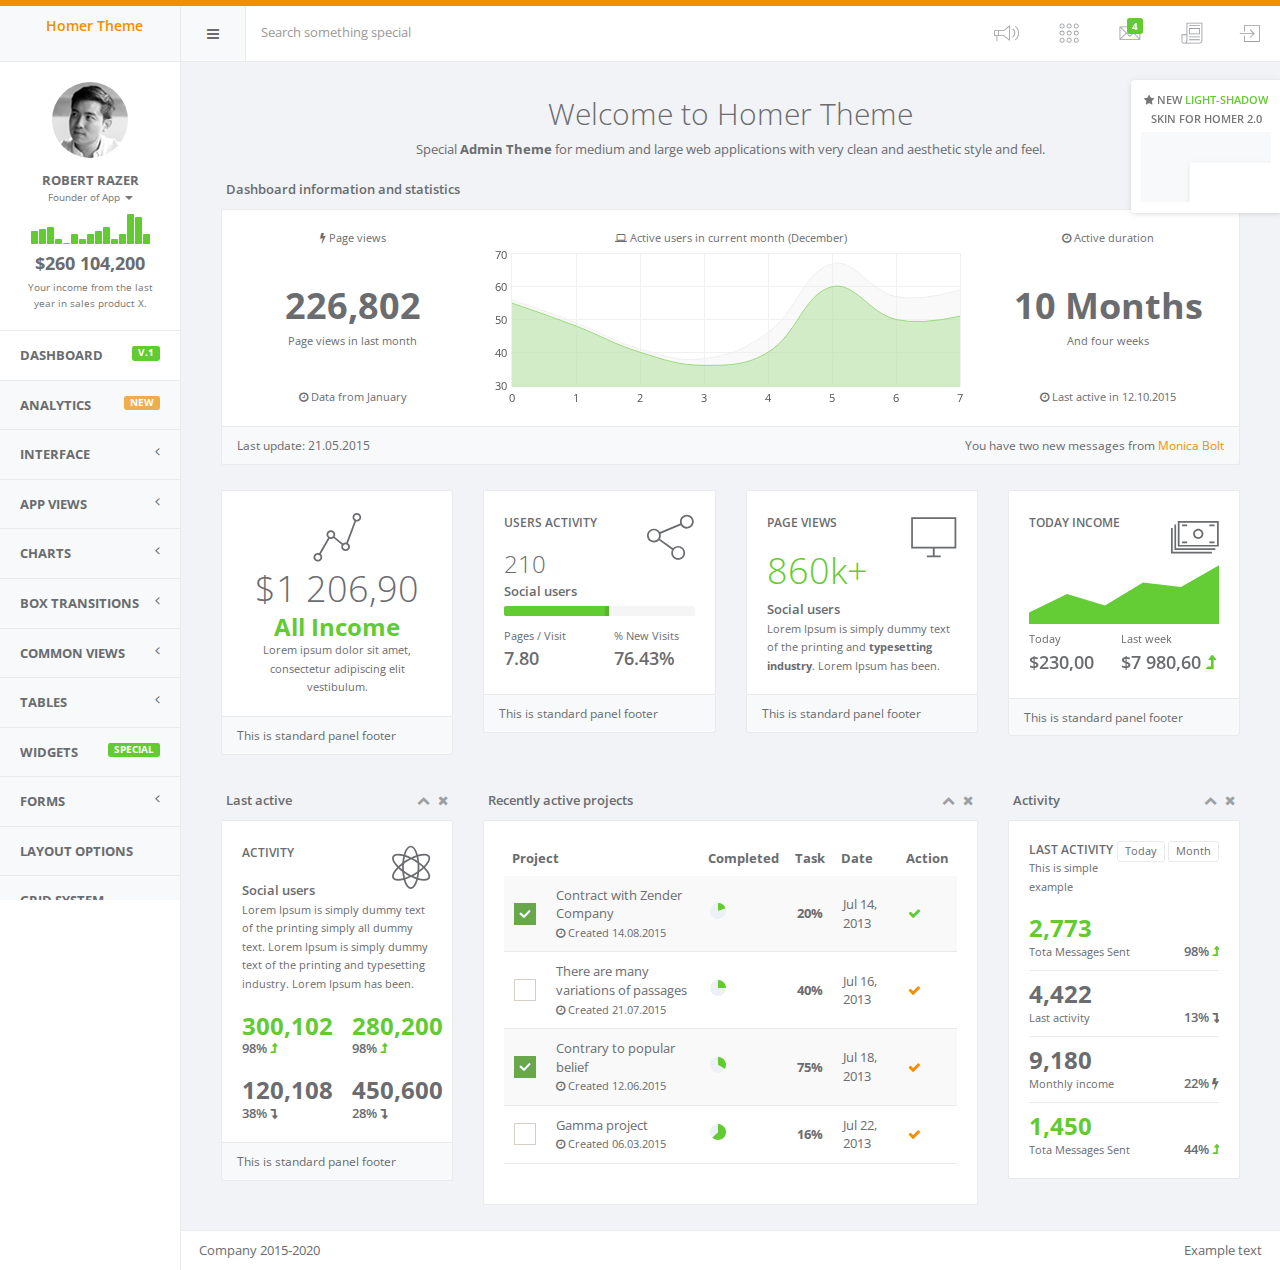
<file: index.html>
<!DOCTYPE html>
<html>
<head>

    <meta charset="utf-8">
    <meta name="viewport" content="width=device-width, initial-scale=1.0">
    <meta http-equiv="X-UA-Compatible" content="IE=edge">

    <!-- Page title -->
    <title>HOMER | WebApp admin theme</title>

    <!-- Place favicon.ico and apple-touch-icon.png in the root directory -->
    <!--<link rel="shortcut icon" type="image/ico" href="favicon.ico" />-->

    <!-- Vendor styles -->
    <link rel="stylesheet" href="vendor/fontawesome/css/font-awesome.css" />
    <link rel="stylesheet" href="vendor/metisMenu/dist/metisMenu.css" />
    <link rel="stylesheet" href="vendor/animate.css/animate.css" />
    <link rel="stylesheet" href="vendor/bootstrap/dist/css/bootstrap.css" />

    <!-- App styles -->
    <link rel="stylesheet" href="fonts/pe-icon-7-stroke/css/pe-icon-7-stroke.css" />
    <link rel="stylesheet" href="fonts/pe-icon-7-stroke/css/helper.css" />
    <link rel="stylesheet" href="styles/style.css">

</head>
<body class="fixed-navbar sidebar-scroll">

<!-- Skin option / for demo purpose only -->
<div class="skin-option animated fadeInRight">
    <a href="/light-shadow/" target="_blank">
        <small class="font-bold text-muted"><i id="demo-star" class="fa fa-star"></i> New <span class="text-success"> Light-Shadow</span><br/>Skin for Homer 2.0</small>
        <img class="img-responsive m-t-xs" src="images/light-skin.png"/>
    </a>
</div>
<style>
    .skin-option { position: fixed; text-align: center; right: -1px; padding: 10px; top: 80px; width: 150px; height: 133px; text-transform: uppercase; background-color: #ffffff; box-shadow: 0 1px 10px rgba(0, 0, 0, 0.05), 0 1px 4px rgba(0, 0, 0, .1); border-radius: 4px 0 0 4px; z-index: 100; }
</style>
<script>
    setInterval(function(){ $('#demo-star').toggleClass('text-success'); }, 300)
</script>
<!-- End skin option / for demo purpose only -->

<!-- Header -->
<div id="header">
    <div class="color-line">
    </div>
    <div id="logo" class="light-version">
        <span>
            Homer Theme
        </span>
    </div>
    <nav role="navigation">
        <div class="header-link hide-menu"><i class="fa fa-bars"></i></div>
        <div class="small-logo">
            <span class="text-primary">HOMER APP</span>
        </div>
        <form role="search" class="navbar-form-custom" method="post" action="#">
            <div class="form-group">
                <input type="text" placeholder="Search something special" class="form-control" name="search">
            </div>
        </form>
        <div class="mobile-menu">
            <button type="button" class="navbar-toggle mobile-menu-toggle" data-toggle="collapse" data-target="#mobile-collapse">
                <i class="fa fa-chevron-down"></i>
            </button>
            <div class="collapse mobile-navbar" id="mobile-collapse">
                <ul class="nav navbar-nav">
                    <li>
                        <a class="" href="login.html">Login</a>
                    </li>
                    <li>
                        <a class="" href="login.html">Logout</a>
                    </li>
                    <li>
                        <a class="" href="profile.html">Profile</a>
                    </li>
                </ul>
            </div>
        </div>
        <div class="navbar-right">
            <ul class="nav navbar-nav no-borders">
                <li class="dropdown">
                    <a class="dropdown-toggle" href="#" data-toggle="dropdown">
                        <i class="pe-7s-speaker"></i>
                    </a>
                    <ul class="dropdown-menu hdropdown notification animated flipInX">
                        <li>
                            <a>
                                <span class="label label-success">NEW</span> It is a long established.
                            </a>
                        </li>
                        <li>
                            <a>
                                <span class="label label-warning">WAR</span> There are many variations.
                            </a>
                        </li>
                        <li>
                            <a>
                                <span class="label label-danger">ERR</span> Contrary to popular belief.
                            </a>
                        </li>
                        <li class="summary"><a href="#">See all notifications</a></li>
                    </ul>
                </li>
                <li class="dropdown">
                    <a class="dropdown-toggle" href="#" data-toggle="dropdown">
                        <i class="pe-7s-keypad"></i>
                    </a>

                    <div class="dropdown-menu hdropdown bigmenu animated flipInX">
                        <table>
                            <tbody>
                            <tr>
                                <td>
                                    <a href="projects.html">
                                        <i class="pe pe-7s-portfolio text-info"></i>
                                        <h5>Projects</h5>
                                    </a>
                                </td>
                                <td>
                                    <a href="mailbox.html">
                                        <i class="pe pe-7s-mail text-warning"></i>
                                        <h5>Email</h5>
                                    </a>
                                </td>
                                <td>
                                    <a href="contacts.html">
                                        <i class="pe pe-7s-users text-success"></i>
                                        <h5>Contacts</h5>
                                    </a>
                                </td>
                            </tr>
                            <tr>
                                <td>
                                    <a href="forum.html">
                                        <i class="pe pe-7s-comment text-info"></i>
                                        <h5>Forum</h5>
                                    </a>
                                </td>
                                <td>
                                    <a href="analytics.html">
                                        <i class="pe pe-7s-graph1 text-danger"></i>
                                        <h5>Analytics</h5>
                                    </a>
                                </td>
                                <td>
                                    <a href="file_manager.html">
                                        <i class="pe pe-7s-box1 text-success"></i>
                                        <h5>Files</h5>
                                    </a>
                                </td>
                            </tr>
                            </tbody>
                        </table>
                    </div>
                </li>
                <li class="dropdown">
                    <a class="dropdown-toggle label-menu-corner" href="#" data-toggle="dropdown">
                        <i class="pe-7s-mail"></i>
                        <span class="label label-success">4</span>
                    </a>
                    <ul class="dropdown-menu hdropdown animated flipInX">
                        <div class="title">
                            You have 4 new messages
                        </div>
                        <li>
                            <a>
                                It is a long established.
                            </a>
                        </li>
                        <li>
                            <a>
                                There are many variations.
                            </a>
                        </li>
                        <li>
                            <a>
                                Lorem Ipsum is simply dummy.
                            </a>
                        </li>
                        <li>
                            <a>
                                Contrary to popular belief.
                            </a>
                        </li>
                        <li class="summary"><a href="#">See All Messages</a></li>
                    </ul>
                </li>
                <li>
                    <a href="#" id="sidebar" class="right-sidebar-toggle">
                        <i class="pe-7s-upload pe-7s-news-paper"></i>
                    </a>
                </li>
                <li class="dropdown">
                    <a href="login.html">
                        <i class="pe-7s-upload pe-rotate-90"></i>
                    </a>
                </li>
            </ul>
        </div>
    </nav>
</div>

<!-- Navigation -->
<aside id="menu">
    <div id="navigation">
        <div class="profile-picture">
            <a href="index.html">
                <img src="images/profile.jpg" class="img-circle m-b" alt="logo">
            </a>

            <div class="stats-label text-color">
                <span class="font-extra-bold font-uppercase">Robert Razer</span>

                <div class="dropdown">
                    <a class="dropdown-toggle" href="#" data-toggle="dropdown">
                        <small class="text-muted">Founder of App <b class="caret"></b></small>
                    </a>
                    <ul class="dropdown-menu animated flipInX m-t-xs">
                        <li><a href="contacts.html">Contacts</a></li>
                        <li><a href="profile.html">Profile</a></li>
                        <li><a href="analytics.html">Analytics</a></li>
                        <li class="divider"></li>
                        <li><a href="login.html">Logout</a></li>
                    </ul>
                </div>


                <div id="sparkline1" class="small-chart m-t-sm"></div>
                <div>
                    <h4 class="font-extra-bold m-b-xs">
                        $260 104,200
                    </h4>
                    <small class="text-muted">Your income from the last year in sales product X.</small>
                </div>
            </div>
        </div>

        <ul class="nav" id="side-menu">
            <li class="active">
                <a href="index.html"> <span class="nav-label">Dashboard</span> <span class="label label-success pull-right">v.1</span> </a>
            </li>
            <li>
                <a href="analytics.html"> <span class="nav-label">Analytics</span><span class="label label-warning pull-right">NEW</span> </a>
            </li>
            <li>
                <a href="#"><span class="nav-label">Interface</span><span class="fa arrow"></span> </a>
                <ul class="nav nav-second-level">
                    <li><a href="panels.html">Panels design</a></li>
                    <li><a href="typography.html">Typography</a></li>
                    <li><a href="buttons.html">Colors &amp; Buttons</a></li>
                    <li><a href="components.html">Components</a></li>
                    <li><a href="alerts.html">Alerts</a></li>
                    <li><a href="modals.html">Modals</a></li>
                    <li><a href="loading_buttons.html">Loading buttons</a></li>
                    <li><a href="draggable.html">Draggable panels</a></li>
                    <li><a href="code_editor.html">Code editor</a></li>
                    <li><a href="email_template.html">Email template</a></li>
                    <li><a href="nestable_list.html">List</a></li>
                    <li><a href="tour.html">Tour</a></li>
                    <li><a href="icons.html">Icons library</a></li>
                </ul>
            </li>
            <li>
                <a href="#"><span class="nav-label">App views</span><span class="fa arrow"></span> </a>
                <ul class="nav nav-second-level">
                    <li><a href="contacts.html">Contacts</a></li>
                    <li><a href="projects.html">Projects</a></li>
                    <li><a href="project.html">Project detail</a></li>
                    <li><a href="app_plans.html">App plans</a></li>
                    <li><a href="social_board.html">Social board</a></li>
                    <li><a href="faq.html">FAQ</a></li>
                    <li><a href="timeline.html">Timeline</a></li>
                    <li><a href="notes.html">Notes</a></li>
                    <li><a href="profile.html">Profile</a></li>
                    <li><a href="mailbox.html">Mailbox</a></li>
                    <li><a href="mailbox_compose.html">Email compose</a></li>
                    <li><a href="mailbox_view.html">Email view</a></li>
                    <li><a href="blog.html">Blog</a></li>
                    <li><a href="blog_details.html">Blog article</a></li>
                    <li><a href="forum.html">Forum</a></li>
                    <li><a href="forum_details.html">Forum details</a></li>
                    <li><a href="gallery.html">Gallery</a></li>
                    <li><a href="calendar.html">Calendar</a></li>
                    <li><a href="invoice.html">Invoice</a></li>
                    <li><a href="file_manager.html">File manager</a></li>
                    <li><a href="chat_view.html">Chat view</a></li>
                    <li><a href="search.html">Search view</a></li>
                </ul>
            </li>
            <li>
                <a href="#"><span class="nav-label">Charts</span><span class="fa arrow"></span> </a>
                <ul class="nav nav-second-level">
                    <li><a href="chartjs.html">ChartJs</a></li>
                    <li><a href="flot.html">Flot charts</a></li>
                    <li><a href="inline.html">Inline graphs</a></li>
                    <li><a href="chartist.html">Chartist</a></li>
                    <li><a href="c3.html">C3 Charts</a></li>
                </ul>
            </li>
            <li>
                <a href="#"><span class="nav-label">Box transitions</span><span class="fa arrow"></span> </a>
                <ul class="nav nav-second-level">
                    <li><a href="overview.html"><span class="label label-success pull-right">Start</span> Overview </a>  </li>
                    <li><a href="transition_two.html">Columns from up</a></li>
                    <li><a href="transition_one.html">Columns custom</a></li>
                    <li><a href="transition_three.html">Panels zoom</a></li>
                    <li><a href="transition_four.html">Rows from down</a></li>
                    <li><a href="transition_five.html">Rows from right</a></li>
                </ul>
            </li>
            <li>
                <a href="#"><span class="nav-label">Common views</span><span class="fa arrow"></span> </a>
                <ul class="nav nav-second-level">
                    <li><a href="login.html">Login</a></li>
                    <li><a href="register.html">Register</a></li>
                    <li><a href="error_one.html">Error 404</a></li>
                    <li><a href="error_two.html">Error 505</a></li>
                    <li><a href="lock.html">Lock screen</a></li>
                    <li><a href="password_recovery.html">Passwor recovery</a></li>
                </ul>
            </li>
            <li>
                <a href="#"><span class="nav-label">Tables</span><span class="fa arrow"></span> </a>
                <ul class="nav nav-second-level">
                    <li><a href="tables_design.html">Tables design</a></li>
                    <li><a href="datatables.html">Data tables</a></li>
                    <li><a href="footable.html">Foo Table</a></li>

                </ul>
            </li>
            <li>
                <a href="widgets.html"> <span class="nav-label">Widgets</span> <span class="label label-success pull-right">Special</span></a>
            </li>
            <li>
                <a href="#"><span class="nav-label">Forms</span><span class="fa arrow"></span> </a>
                <ul class="nav nav-second-level">
                    <li><a href="forms_elements.html">Forms elements</a></li>
                    <li><a href="forms_extended.html">Forms extended</a></li>
                    <li><a href="text_editor.html">Text editor</a></li>
                    <li><a href="wizard.html">Wizard</a></li>
                    <li><a href="validation.html">Validation</a></li>
                </ul>
            </li>
            <li>
                <a href="options.html"> <span class="nav-label">Layout options</span></a>
            </li>
            <li>
                <a href="grid_system.html"> <span class="nav-label">Grid system</span></a>
            </li>
            <li>
                <a href="landing_page.html"> <span class="nav-label">Landing page</span></a>
            </li>
            <li>
                <a href="package.html"> <span class="nav-label">Package</span></a>
            </li>

        </ul>
    </div>
</aside>

<!-- Main Wrapper -->
<div id="wrapper">

    <div class="content">
        <div class="row">
            <div class="col-lg-12 text-center welcome-message">
                <h2>
                    Welcome to Homer Theme
                </h2>

                <p>
                    Special <strong>Admin Theme</strong> for medium and large web applications with very clean and
                    aesthetic style and feel.
                </p>
            </div>
        </div>
        <div class="row">
            <div class="col-lg-12">
                <div class="hpanel">
                    <div class="panel-heading">
                        <div class="panel-tools">
                            <a class="showhide"><i class="fa fa-chevron-up"></i></a>
                            <a class="closebox"><i class="fa fa-times"></i></a>
                        </div>
                        Dashboard information and statistics
                    </div>
                    <div class="panel-body">
                        <div class="row">
                            <div class="col-md-3 text-center">
                                <div class="small">
                                    <i class="fa fa-bolt"></i> Page views
                                </div>
                                <div>
                                    <h1 class="font-extra-bold m-t-xl m-b-xs">
                                        226,802
                                    </h1>
                                    <small>Page views in last month</small>
                                </div>
                                <div class="small m-t-xl">
                                    <i class="fa fa-clock-o"></i> Data from January
                                </div>
                            </div>
                            <div class="col-md-6">
                                <div class="text-center small">
                                    <i class="fa fa-laptop"></i> Active users in current month (December)
                                </div>
                                <div class="flot-chart" style="height: 160px">
                                    <div class="flot-chart-content" id="flot-line-chart"></div>
                                </div>
                            </div>
                            <div class="col-md-3 text-center">
                                <div class="small">
                                    <i class="fa fa-clock-o"></i> Active duration
                                </div>
                                <div>
                                    <h1 class="font-extra-bold m-t-xl m-b-xs">
                                        10 Months
                                    </h1>
                                    <small>And four weeks</small>
                                </div>
                                <div class="small m-t-xl">
                                    <i class="fa fa-clock-o"></i> Last active in 12.10.2015
                                </div>
                            </div>
                        </div>
                    </div>
                    <div class="panel-footer">
                    <span class="pull-right">
                          You have two new messages from <a href="">Monica Bolt</a>
                    </span>
                        Last update: 21.05.2015
                    </div>
                </div>
            </div>
        </div>
        <div class="row">
            <div class="col-lg-3">
                <div class="hpanel">
                    <div class="panel-body text-center h-200">
                        <i class="pe-7s-graph1 fa-4x"></i>

                        <h1 class="m-xs">$1 206,90</h1>

                        <h3 class="font-extra-bold no-margins text-success">
                            All Income
                        </h3>
                        <small>Lorem ipsum dolor sit amet, consectetur adipiscing elit vestibulum.</small>
                    </div>
                    <div class="panel-footer">
                        This is standard panel footer
                    </div>
                </div>
            </div>
            <div class="col-lg-3">
                <div class="hpanel stats">
                    <div class="panel-body h-200">
                        <div class="stats-title pull-left">
                            <h4>Users Activity</h4>
                        </div>
                        <div class="stats-icon pull-right">
                            <i class="pe-7s-share fa-4x"></i>
                        </div>
                        <div class="m-t-xl">
                            <h3 class="m-b-xs">210</h3>
                    <span class="font-bold no-margins">
                        Social users
                    </span>

                            <div class="progress m-t-xs full progress-small">
                                <div style="width: 55%" aria-valuemax="100" aria-valuemin="0" aria-valuenow="55"
                                     role="progressbar" class=" progress-bar progress-bar-success">
                                    <span class="sr-only">35% Complete (success)</span>
                                </div>
                            </div>

                            <div class="row">
                                <div class="col-xs-6">
                                    <small class="stats-label">Pages / Visit</small>
                                    <h4>7.80</h4>
                                </div>

                                <div class="col-xs-6">
                                    <small class="stats-label">% New Visits</small>
                                    <h4>76.43%</h4>
                                </div>
                            </div>
                        </div>
                    </div>
                    <div class="panel-footer">
                        This is standard panel footer
                    </div>
                </div>
            </div>
            <div class="col-lg-3">
                <div class="hpanel stats">
                    <div class="panel-body h-200">
                        <div class="stats-title pull-left">
                            <h4>Page Views</h4>
                        </div>
                        <div class="stats-icon pull-right">
                            <i class="pe-7s-monitor fa-4x"></i>
                        </div>
                        <div class="m-t-xl">
                            <h1 class="text-success">860k+</h1>
                    <span class="font-bold no-margins">
                        Social users
                    </span>
                            <br/>
                            <small>
                                Lorem Ipsum is simply dummy text of the printing and <strong>typesetting
                                industry</strong>. Lorem Ipsum has been.
                            </small>
                        </div>
                    </div>
                    <div class="panel-footer">
                        This is standard panel footer
                    </div>
                </div>
            </div>
            <div class="col-lg-3">
                <div class="hpanel stats">
                    <div class="panel-body h-200">
                        <div class="stats-title pull-left">
                            <h4>Today income</h4>
                        </div>
                        <div class="stats-icon pull-right">
                            <i class="pe-7s-cash fa-4x"></i>
                        </div>
                        <div class="clearfix"></div>
                        <div class="flot-chart">
                            <div class="flot-chart-content" id="flot-income-chart"></div>
                        </div>
                        <div class="m-t-xs">

                            <div class="row">
                                <div class="col-xs-5">
                                    <small class="stat-label">Today</small>
                                    <h4>$230,00 </h4>
                                </div>
                                <div class="col-xs-7">
                                    <small class="stat-label">Last week</small>
                                    <h4>$7 980,60 <i class="fa fa-level-up text-success"></i></h4>
                                </div>
                            </div>
                        </div>
                    </div>
                    <div class="panel-footer">
                        This is standard panel footer
                    </div>
                </div>
            </div>
        </div>
        <div class="row">
            <div class="col-lg-3">
                <div class="hpanel stats">
                    <div class="panel-heading">
                        <div class="panel-tools">
                            <a class="showhide"><i class="fa fa-chevron-up"></i></a>
                            <a class="closebox"><i class="fa fa-times"></i></a>
                        </div>
                        Last active
                    </div>
                    <div class="panel-body list">
                        <div class="stats-title pull-left">
                            <h4>Activity</h4>
                        </div>
                        <div class="stats-icon pull-right">
                            <i class="pe-7s-science fa-4x"></i>
                        </div>
                        <div class="m-t-xl">
                            <span class="font-bold no-margins">
                                Social users
                            </span>
                            <br/>
                            <small>
                                Lorem Ipsum is simply dummy text of the printing simply all dummy text. Lorem Ipsum is
                                simply dummy text of the printing and typesetting industry. Lorem Ipsum has been.
                            </small>
                        </div>
                        <div class="row m-t-md">
                            <div class="col-lg-6">
                                <h3 class="no-margins font-extra-bold text-success">300,102</h3>

                                <div class="font-bold">98% <i class="fa fa-level-up text-success"></i></div>
                            </div>
                            <div class="col-lg-6">
                                <h3 class="no-margins font-extra-bold text-success">280,200</h3>

                                <div class="font-bold">98% <i class="fa fa-level-up text-success"></i></div>
                            </div>
                        </div>
                        <div class="row m-t-md">
                            <div class="col-lg-6">
                                <h3 class="no-margins font-extra-bold ">120,108</h3>

                                <div class="font-bold">38% <i class="fa fa-level-down"></i></div>
                            </div>
                            <div class="col-lg-6">
                                <h3 class="no-margins font-extra-bold ">450,600</h3>

                                <div class="font-bold">28% <i class="fa fa-level-down"></i></div>
                            </div>

                        </div>
                    </div>
                    <div class="panel-footer">
                        This is standard panel footer
                    </div>
                </div>
            </div>
            <div class="col-lg-6">
                <div class="hpanel">
                    <div class="panel-heading">
                        <div class="panel-tools">
                            <a class="showhide"><i class="fa fa-chevron-up"></i></a>
                            <a class="closebox"><i class="fa fa-times"></i></a>
                        </div>
                        Recently active projects
                    </div>
                    <div class="panel-body list">
                        <div class="table-responsive project-list">
                            <table class="table table-striped">
                                <thead>
                                <tr>

                                    <th colspan="2">Project</th>
                                    <th>Completed</th>
                                    <th>Task</th>
                                    <th>Date</th>
                                    <th>Action</th>
                                </tr>
                                </thead>
                                <tbody>
                                <tr>
                                    <td><input type="checkbox" class="i-checks" checked></td>
                                    <td>Contract with Zender Company
                                        <br/>
                                        <small><i class="fa fa-clock-o"></i> Created 14.08.2015</small>
                                    </td>
                                    <td>
                                        <span class="pie">1/5</span>
                                    </td>
                                    <td><strong>20%</strong></td>
                                    <td>Jul 14, 2013</td>
                                    <td><a href=""><i class="fa fa-check text-success"></i></a></td>
                                </tr>
                                <tr>
                                    <td><input type="checkbox" class="i-checks"></td>
                                    <td>There are many variations of passages
                                        <br/>
                                        <small><i class="fa fa-clock-o"></i> Created 21.07.2015</small>
                                    </td>
                                    <td>
                                        <span class="pie">1/4</span>
                                    </td>
                                    <td><strong>40%</strong></td>
                                    <td>Jul 16, 2013</td>
                                    <td><a href=""><i class="fa fa-check text-navy"></i></a></td>
                                </tr>
                                <tr>
                                    <td><input type="checkbox" class="i-checks" checked></td>
                                    <td>Contrary to popular belief
                                        <br/>
                                        <small><i class="fa fa-clock-o"></i> Created 12.06.2015</small>
                                    </td>
                                    <td>
                                        <span class="pie">0.52/1.561</span>
                                    </td>
                                    <td><strong>75%</strong></td>
                                    <td>Jul 18, 2013</td>
                                    <td><a href=""><i class="fa fa-check text-navy"></i></a></td>
                                </tr>
                                <tr>
                                    <td><input type="checkbox" class="i-checks"></td>
                                    <td>Gamma project
                                        <br/>
                                        <small><i class="fa fa-clock-o"></i> Created 06.03.2015</small>
                                    </td>
                                    <td>
                                        <span class="pie">226/360</span>
                                    </td>
                                    <td><strong>16%</strong></td>
                                    <td>Jul 22, 2013</td>
                                    <td><a href=""><i class="fa fa-check text-navy"></i></a></td>
                                </tr>
                                </tbody>
                            </table>
                        </div>
                    </div>
                </div>
            </div>
            <div class="col-lg-3">
                <div class="hpanel">
                    <div class="panel-heading">
                        <div class="panel-tools">
                            <a class="showhide"><i class="fa fa-chevron-up"></i></a>
                            <a class="closebox"><i class="fa fa-times"></i></a>
                        </div>
                        Activity
                    </div>
                    <div class="panel-body list">

                        <div class="pull-right">
                            <a href="#" class="btn btn-xs btn-default">Today</a>
                            <a href="#" class="btn btn-xs btn-default">Month</a>
                        </div>
                        <div class="panel-title">Last Activity</div>
                        <small class="fo">This is simple example</small>
                        <div class="list-item-container">
                            <div class="list-item">
                                <h3 class="no-margins font-extra-bold text-success">2,773</h3>
                                <small>Tota Messages Sent</small>
                                <div class="pull-right font-bold">98% <i class="fa fa-level-up text-success"></i></div>
                            </div>
                            <div class="list-item">
                                <h3 class="no-margins font-extra-bold text-color3">4,422</h3>
                                <small>Last activity</small>
                                <div class="pull-right font-bold">13% <i class="fa fa-level-down text-color3"></i></div>
                            </div>
                            <div class="list-item">
                                <h3 class="no-margins font-extra-bold text-color3">9,180</h3>
                                <small>Monthly income</small>
                                <div class="pull-right font-bold">22% <i class="fa fa-bolt text-color3"></i></div>
                            </div>
                            <div class="list-item">
                                <h3 class="no-margins font-extra-bold text-success">1,450</h3>
                                <small>Tota Messages Sent</small>
                                <div class="pull-right font-bold">44% <i class="fa fa-level-up text-success"></i></div>
                            </div>
                        </div>

                    </div>
                </div>
            </div>
        </div>
    </div>

    <!-- Right sidebar -->
    <div id="right-sidebar" class="animated fadeInRight">

        <div class="p-m">
            <button id="sidebar-close" class="right-sidebar-toggle sidebar-button btn btn-default m-b-md"><i class="pe pe-7s-close"></i>
            </button>
            <div>
                <span class="font-bold no-margins"> Analytics </span>
                <br>
                <small> Lorem Ipsum is simply dummy text of the printing simply all dummy text.</small>
            </div>
            <div class="row m-t-sm m-b-sm">
                <div class="col-lg-6">
                    <h3 class="no-margins font-extra-bold text-success">300,102</h3>

                    <div class="font-bold">98% <i class="fa fa-level-up text-success"></i></div>
                </div>
                <div class="col-lg-6">
                    <h3 class="no-margins font-extra-bold text-success">280,200</h3>

                    <div class="font-bold">98% <i class="fa fa-level-up text-success"></i></div>
                </div>
            </div>
            <div class="progress m-t-xs full progress-small">
                <div style="width: 25%" aria-valuemax="100" aria-valuemin="0" aria-valuenow="25" role="progressbar"
                     class=" progress-bar progress-bar-success">
                    <span class="sr-only">35% Complete (success)</span>
                </div>
            </div>
        </div>
        <div class="p-m bg-light border-bottom border-top">
            <span class="font-bold no-margins"> Social talks </span>
            <br>
            <small> Lorem Ipsum is simply dummy text of the printing simply all dummy text.</small>
            <div class="m-t-md">
                <div class="social-talk">
                    <div class="media social-profile clearfix">
                        <a class="pull-left">
                            <img src="images/a1.jpg" alt="profile-picture">
                        </a>

                        <div class="media-body">
                            <span class="font-bold">John Novak</span>
                            <small class="text-muted">21.03.2015</small>
                            <div class="social-content small">
                                Injected humour, or randomised words which don't look even slightly believable.
                            </div>
                        </div>
                    </div>
                </div>
                <div class="social-talk">
                    <div class="media social-profile clearfix">
                        <a class="pull-left">
                            <img src="images/a3.jpg" alt="profile-picture">
                        </a>

                        <div class="media-body">
                            <span class="font-bold">Mark Smith</span>
                            <small class="text-muted">14.04.2015</small>
                            <div class="social-content">
                                Many desktop publishing packages and web page editors.
                            </div>
                        </div>
                    </div>
                </div>
                <div class="social-talk">
                    <div class="media social-profile clearfix">
                        <a class="pull-left">
                            <img src="images/a4.jpg" alt="profile-picture">
                        </a>

                        <div class="media-body">
                            <span class="font-bold">Marica Morgan</span>
                            <small class="text-muted">21.03.2015</small>

                            <div class="social-content">
                                There are many variations of passages of Lorem Ipsum available, but the majority have
                            </div>
                        </div>
                    </div>
                </div>
            </div>
        </div>
        <div class="p-m">
            <span class="font-bold no-margins"> Sales in last week </span>
            <div class="m-t-xs">
                <div class="row">
                    <div class="col-xs-6">
                        <small>Today</small>
                        <h4 class="m-t-xs">$170,20 <i class="fa fa-level-up text-success"></i></h4>
                    </div>
                    <div class="col-xs-6">
                        <small>Last week</small>
                        <h4 class="m-t-xs">$580,90 <i class="fa fa-level-up text-success"></i></h4>
                    </div>
                </div>
                <div class="row">
                    <div class="col-xs-6">
                        <small>Today</small>
                        <h4 class="m-t-xs">$620,20 <i class="fa fa-level-up text-success"></i></h4>
                    </div>
                    <div class="col-xs-6">
                        <small>Last week</small>
                        <h4 class="m-t-xs">$140,70 <i class="fa fa-level-up text-success"></i></h4>
                    </div>
                </div>
            </div>
            <small> Lorem Ipsum is simply dummy text of the printing simply all dummy text.
                Many desktop publishing packages and web page editors.
            </small>
        </div>

    </div>

    <!-- Footer-->
    <footer class="footer">
        <span class="pull-right">
            Example text
        </span>
        Company 2015-2020
    </footer>

</div>

<!-- Vendor scripts -->
<script src="vendor/jquery/dist/jquery.min.js"></script>
<script src="vendor/jquery-ui/jquery-ui.min.js"></script>
<script src="vendor/slimScroll/jquery.slimscroll.min.js"></script>
<script src="vendor/bootstrap/dist/js/bootstrap.min.js"></script>
<script src="vendor/jquery-flot/jquery.flot.js"></script>
<script src="vendor/jquery-flot/jquery.flot.resize.js"></script>
<script src="vendor/jquery-flot/jquery.flot.pie.js"></script>
<script src="vendor/flot.curvedlines/curvedLines.js"></script>
<script src="vendor/jquery.flot.spline/index.js"></script>
<script src="vendor/metisMenu/dist/metisMenu.min.js"></script>
<script src="vendor/iCheck/icheck.min.js"></script>
<script src="vendor/peity/jquery.peity.min.js"></script>
<script src="vendor/sparkline/index.js"></script>

<!-- App scripts -->
<script src="scripts/homer.js"></script>
<script src="scripts/charts.js"></script>

<script>

    $(function () {

        /**
         * Flot charts data and options
         */
        var data1 = [ [0, 55], [1, 48], [2, 40], [3, 36], [4, 40], [5, 60], [6, 50], [7, 51] ];
        var data2 = [ [0, 56], [1, 49], [2, 41], [3, 38], [4, 46], [5, 67], [6, 57], [7, 59] ];

        var chartUsersOptions = {
            series: {
                splines: {
                    show: true,
                    tension: 0.4,
                    lineWidth: 1,
                    fill: 0.4
                },
            },
            grid: {
                tickColor: "#f0f0f0",
                borderWidth: 1,
                borderColor: 'f0f0f0',
                color: '#6a6c6f'
            },
            colors: [ "#62cb31", "#efefef"],
        };

        $.plot($("#flot-line-chart"), [data1, data2], chartUsersOptions);

        /**
         * Flot charts 2 data and options
         */
        var chartIncomeData = [
            {
                label: "line",
                data: [ [1, 10], [2, 26], [3, 16], [4, 36], [5, 32], [6, 51] ]
            }
        ];

        var chartIncomeOptions = {
            series: {
                lines: {
                    show: true,
                    lineWidth: 0,
                    fill: true,
                    fillColor: "#64cc34"

                }
            },
            colors: ["#62cb31"],
            grid: {
                show: false
            },
            legend: {
                show: false
            }
        };

        $.plot($("#flot-income-chart"), chartIncomeData, chartIncomeOptions);



    });

</script>

</body>
</html>
</file>
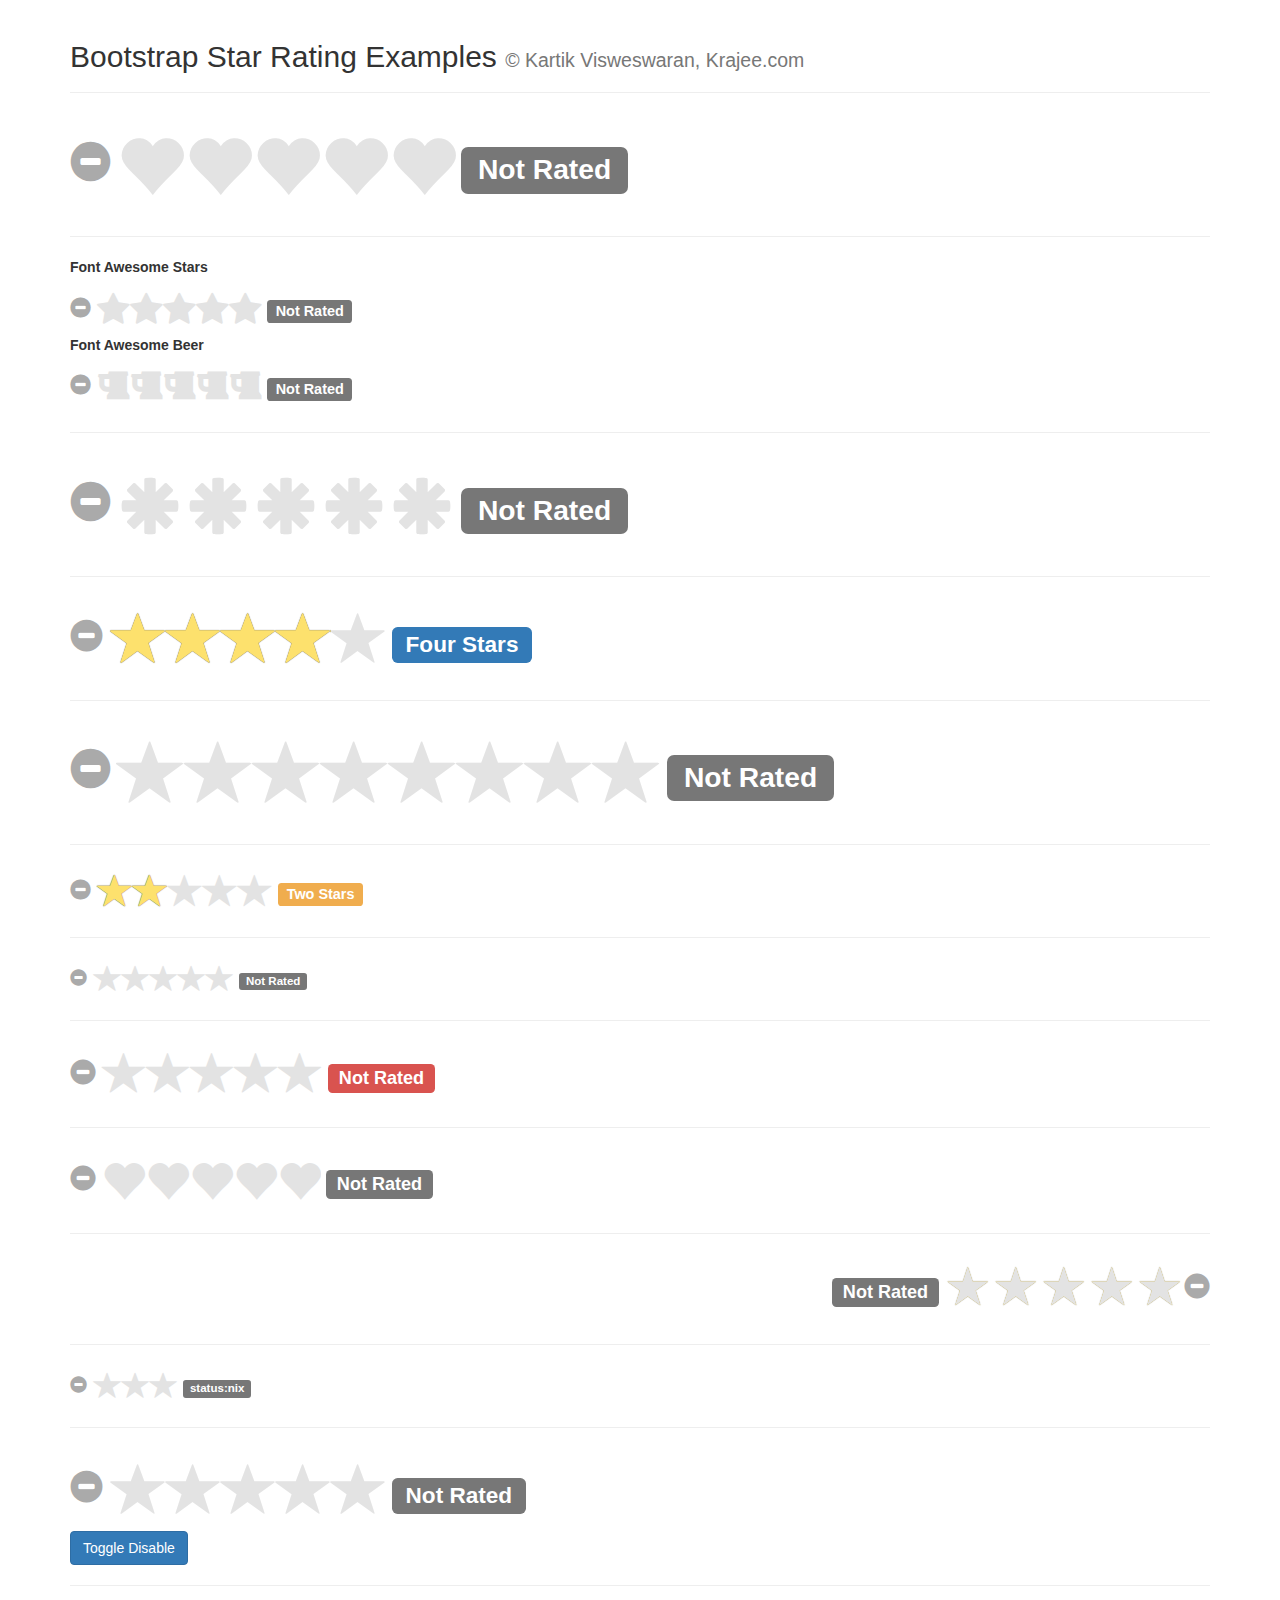
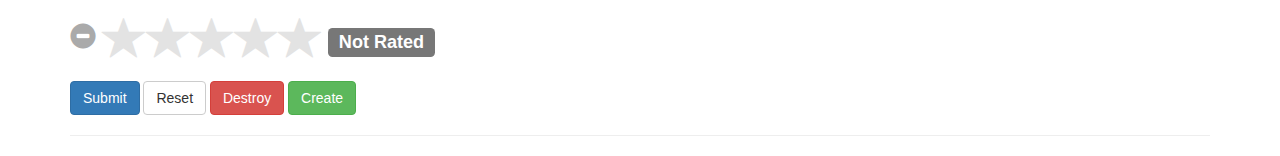
<file: vendor/bootstrap-star-rating/examples/index.html>
<!DOCTYPE html>
<html lang="en">
<head>
    <meta charset="UTF-8"/>
    <title>Krajee JQuery Plugins - &copy; Kartik</title>
    <link rel="stylesheet"  href="http://netdna.bootstrapcdn.com/bootstrap/3.3.1/css/bootstrap.min.css" rel="stylesheet">
    <link rel="stylesheet" href="http://maxcdn.bootstrapcdn.com/font-awesome/4.3.0/css/font-awesome.min.css">
    <link rel="stylesheet" href="../css/star-rating.css" media="all" rel="stylesheet" type="text/css"/>
    <script src="http://ajax.googleapis.com/ajax/libs/jquery/1.10.2/jquery.min.js"></script>
    <script src="../js/star-rating.js" type="text/javascript"></script>
<body>
<div class="container">
<div class="page-header">
<h2>Bootstrap Star Rating Examples <small>&copy; Kartik Visweswaran, Krajee.com</small></h2>
</div>
<form>
    <input id="input-2b" type="number" class="rating" min="0" max="5" step="0.5" data-size="xl"
    data-symbol="&#xe005;" data-default-caption="{rating} hearts" data-star-captions="{}">
    <hr>
    <label>Font Awesome Stars</label>
    <input id="input-2c" class="rating" min="0" max="5" step="0.5" data-size="sm"
           data-symbol="&#xf005;" data-glyphicon="false" data-rating-class="rating-fa">
    <label>Font Awesome Beer</label>
    <input id="input-2d" class="rating" min="0" max="5" step="0.5" data-size="sm"
           data-symbol="&#xf0fc;" data-glyphicon="false" data-rating-class="rating-fa" data-default-caption="{rating} drinks" data-star-captions="{}">
    <hr>
    <input id="input-21a" value="0" type="number" class="rating" data-symbol="*" min=0 max=5 step=0.5 data-size="xl" >
    <hr>
    <input id="input-21b" value="4" type="number" class="rating" min=0 max=5 step=0.2 data-size="lg">
    <hr>
    <input id="input-21c" value="0" type="number" class="rating" min=0 max=8 step=0.5 data-size="xl" data-stars="8">
    <hr>
    <input id="input-21d" value="2" type="number" class="rating" min=0 max=5 step=0.5 data-size="sm">
    <hr>
    <input id="input-21e" value="0" type="number" class="rating" min=0 max=5 step=0.5 data-size="xs" >
    <hr>
    <input id="input-21f" value="0" type="number" min=0 max=5 step=0.1 data-size="md" >
    <hr>
    <input id="input-2ba" type="number" class="rating" min="0" max="5" step="0.5" data-stars=5
    data-symbol="&#xe005;" data-default-caption="{rating} hearts" data-star-captions="{}">
    <hr>
    <input id="input-22"  value="0" type="number" class="rating" min=0 max=5 step=0.5 data-rtl=1 data-container-class='text-right' data-glyphicon=0>
    <div class="clearfix"></div>
    <hr>     
    <input class="rb-rating">
    <hr>
    <input id="rating-input" type="number" />
    <button id="btn-rating-input" type="button" class="btn btn-primary">Toggle Disable</button>
    <hr>  
    <input id="kartik" class="rating" data-stars="5" data-step="0.1"/>
    <div class="form-group" style="margin-top:10px">
    <button type="submit" class="btn btn-primary">Submit</button>
    <button type="reset" class="btn btn-default">Reset</button>
    <button type="button" class="btn btn-danger">Destroy</button>
    <button type="button" class="btn btn-success">Create</button>
    </div>
</form>
<hr>
<script>
    jQuery(document).ready(function () {
        $("#input-21f").rating({
            starCaptions: function(val) {
                if (val < 3) {
                    return val;
                } else {
                    return 'high';
                }
            },
            starCaptionClasses: function(val) {
                if (val < 3) {
                    return 'label label-danger';
                } else {
                    return 'label label-success';
                }
            },
            hoverOnClear: false
        });
        
        $('#rating-input').rating({
              min: 0,
              max: 5,
              step: 1,
              size: 'lg'
           });
           
        $('#btn-rating-input').on('click', function() {
            var $a = self.$element.closest('.star-rating');
            var chk = !$a.hasClass('rating-disabled');
            $('#rating-input').rating('refresh', {showClear:!chk, disabled:chk});
        });
        
        
        $('.btn-danger').on('click', function() {
            $("#kartik").rating('destroy');
        });
        
        $('.btn-success').on('click', function() {
            $("#kartik").rating('create');
        });
        
        $('#rating-input').on('rating.change', function() {
            alert($('#rating-input').val());
        });
        
        
        $('.rb-rating').rating({'showCaption':true, 'stars':'3', 'min':'0', 'max':'3', 'step':'1', 'size':'xs', 'starCaptions': {0:'status:nix', 1:'status:wackelt', 2:'status:geht', 3:'status:laeuft'}});
    });
</script>
</div>  
</body>
</html>
</file>
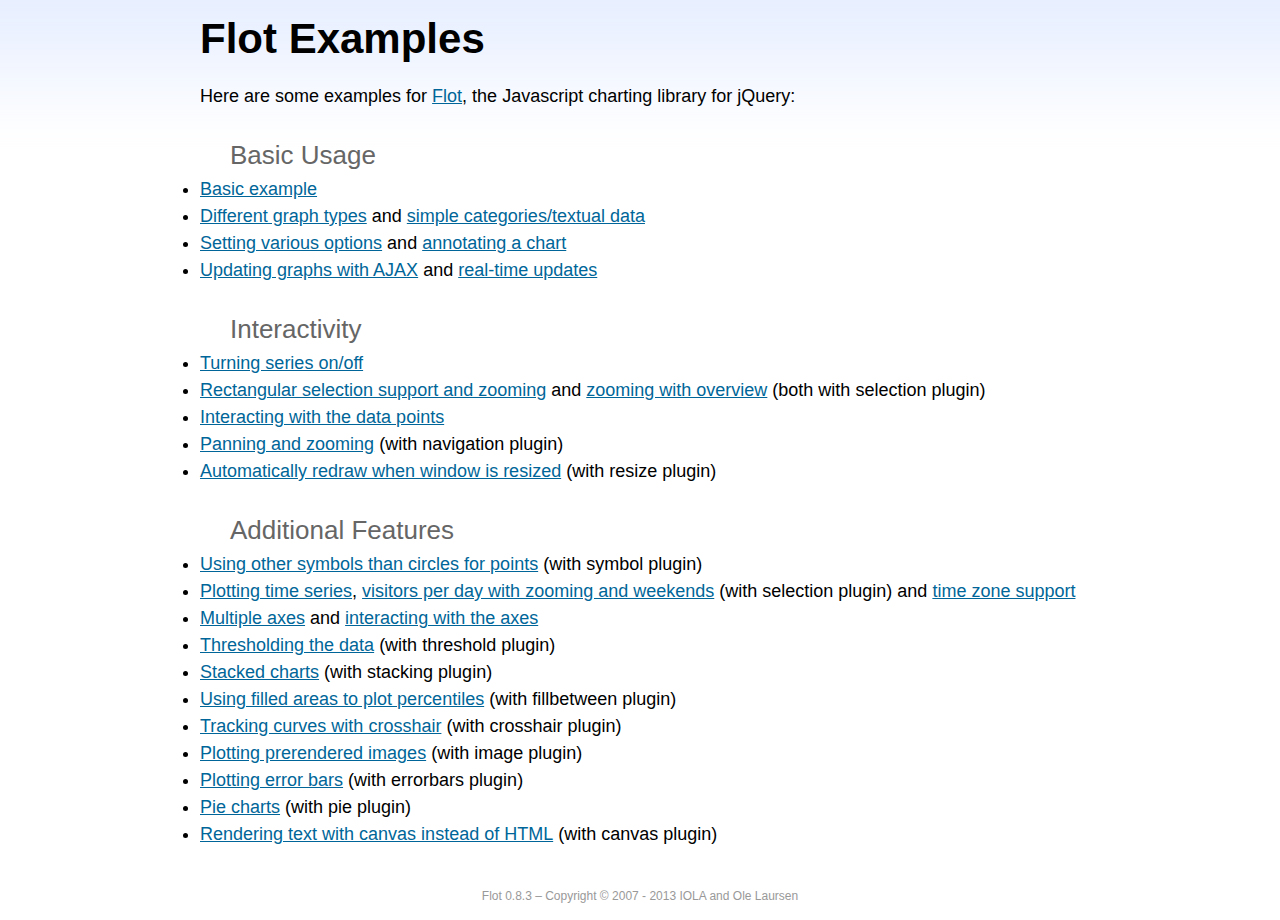
<file: vendor/flot/examples/index.html>
<!DOCTYPE html PUBLIC "-//W3C//DTD HTML 4.01//EN" "http://www.w3.org/TR/html4/strict.dtd">
<html>
<head>
	<meta http-equiv="Content-Type" content="text/html; charset=utf-8">
	<title>Flot Examples</title>
	<link href="examples.css" rel="stylesheet" type="text/css">
	<style>

	h3 {
		margin-top: 30px;
		margin-bottom: 5px;
	}

	</style>
	<script language="javascript" type="text/javascript" src="../jquery.js"></script>
	<script language="javascript" type="text/javascript" src="../jquery.flot.js"></script>
	<script type="text/javascript">

	$(function() {

		// Add the Flot version string to the footer

		$("#footer").prepend("Flot " + $.plot.version + " &ndash; ");
	});

	</script>
</head>
<body>

	<div id="header">
		<h2>Flot Examples</h2>
	</div>

	<div id="content">

		<p>Here are some examples for <a href="http://www.flotcharts.org">Flot</a>, the Javascript charting library for jQuery:</p>

		<h3>Basic Usage</h3>

		<ul>
			<li><a href="basic-usage/index.html">Basic example</a></li>
			<li><a href="series-types/index.html">Different graph types</a> and <a href="categories/index.html">simple categories/textual data</a></li>
			<li><a href="basic-options/index.html">Setting various options</a> and <a href="annotating/index.html">annotating a chart</a></li>
			<li><a href="ajax/index.html">Updating graphs with AJAX</a> and <a href="realtime/index.html">real-time updates</a></li>
		</ul>

		<h3>Interactivity</h3>

		<ul>
			<li><a href="series-toggle/index.html">Turning series on/off</a></li>
			<li><a href="selection/index.html">Rectangular selection support and zooming</a> and <a href="zooming/index.html">zooming with overview</a> (both with selection plugin)</li>
			<li><a href="interacting/index.html">Interacting with the data points</a></li>
			<li><a href="navigate/index.html">Panning and zooming</a> (with navigation plugin)</li>
			<li><a href="resize/index.html">Automatically redraw when window is resized</a> (with resize plugin)</li>
		</ul>

		<h3>Additional Features</h3>

		<ul>
			<li><a href="symbols/index.html">Using other symbols than circles for points</a> (with symbol plugin)</li>
			<li><a href="axes-time/index.html">Plotting time series</a>, <a href="visitors/index.html">visitors per day with zooming and weekends</a> (with selection plugin) and <a href="axes-time-zones/index.html">time zone support</a></li>
			<li><a href="axes-multiple/index.html">Multiple axes</a> and <a href="axes-interacting/index.html">interacting with the axes</a></li>
			<li><a href="threshold/index.html">Thresholding the data</a> (with threshold plugin)</li>
			<li><a href="stacking/index.html">Stacked charts</a> (with stacking plugin)</li>
			<li><a href="percentiles/index.html">Using filled areas to plot percentiles</a> (with fillbetween plugin)</li>
			<li><a href="tracking/index.html">Tracking curves with crosshair</a> (with crosshair plugin)</li>
			<li><a href="image/index.html">Plotting prerendered images</a> (with image plugin)</li>
			<li><a href="series-errorbars/index.html">Plotting error bars</a> (with errorbars plugin)</li>
			<li><a href="series-pie/index.html">Pie charts</a> (with pie plugin)</li>
			<li><a href="canvas/index.html">Rendering text with canvas instead of HTML</a> (with canvas plugin)</li>
		</ul>

	</div>

	<div id="footer">
		Copyright &copy; 2007 - 2013 IOLA and Ole Laursen
	</div>

</body>
</html>
</file>
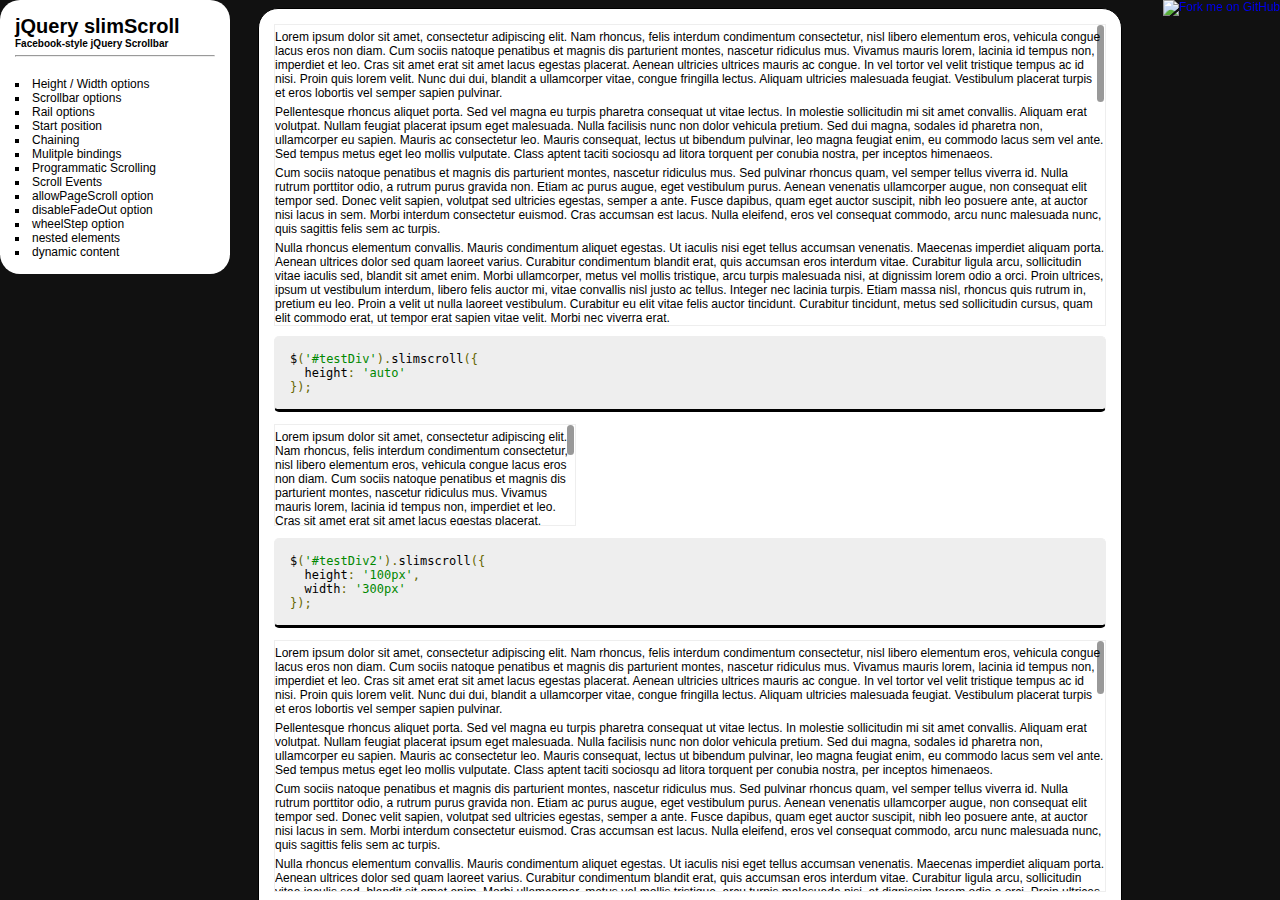
<file: vendor/slimScroll/examples/index.html>
<!DOCTYPE html PUBLIC "-//W3C//DTD XHTML 1.0 Frameset//EN" "http://www.w3.org/TR/xhtml1/DTD/xhtml1-frameset.dtd">
<html>
    <head>
    </head>
    <frameset framespacing="0" cols="250,*" frameborder="0" noresize>
        <frame name="nav" src="navigation.html" target="top">
        <frame name="main" src="height-width.html" target="main">
    </frameset>
</html>
</file>
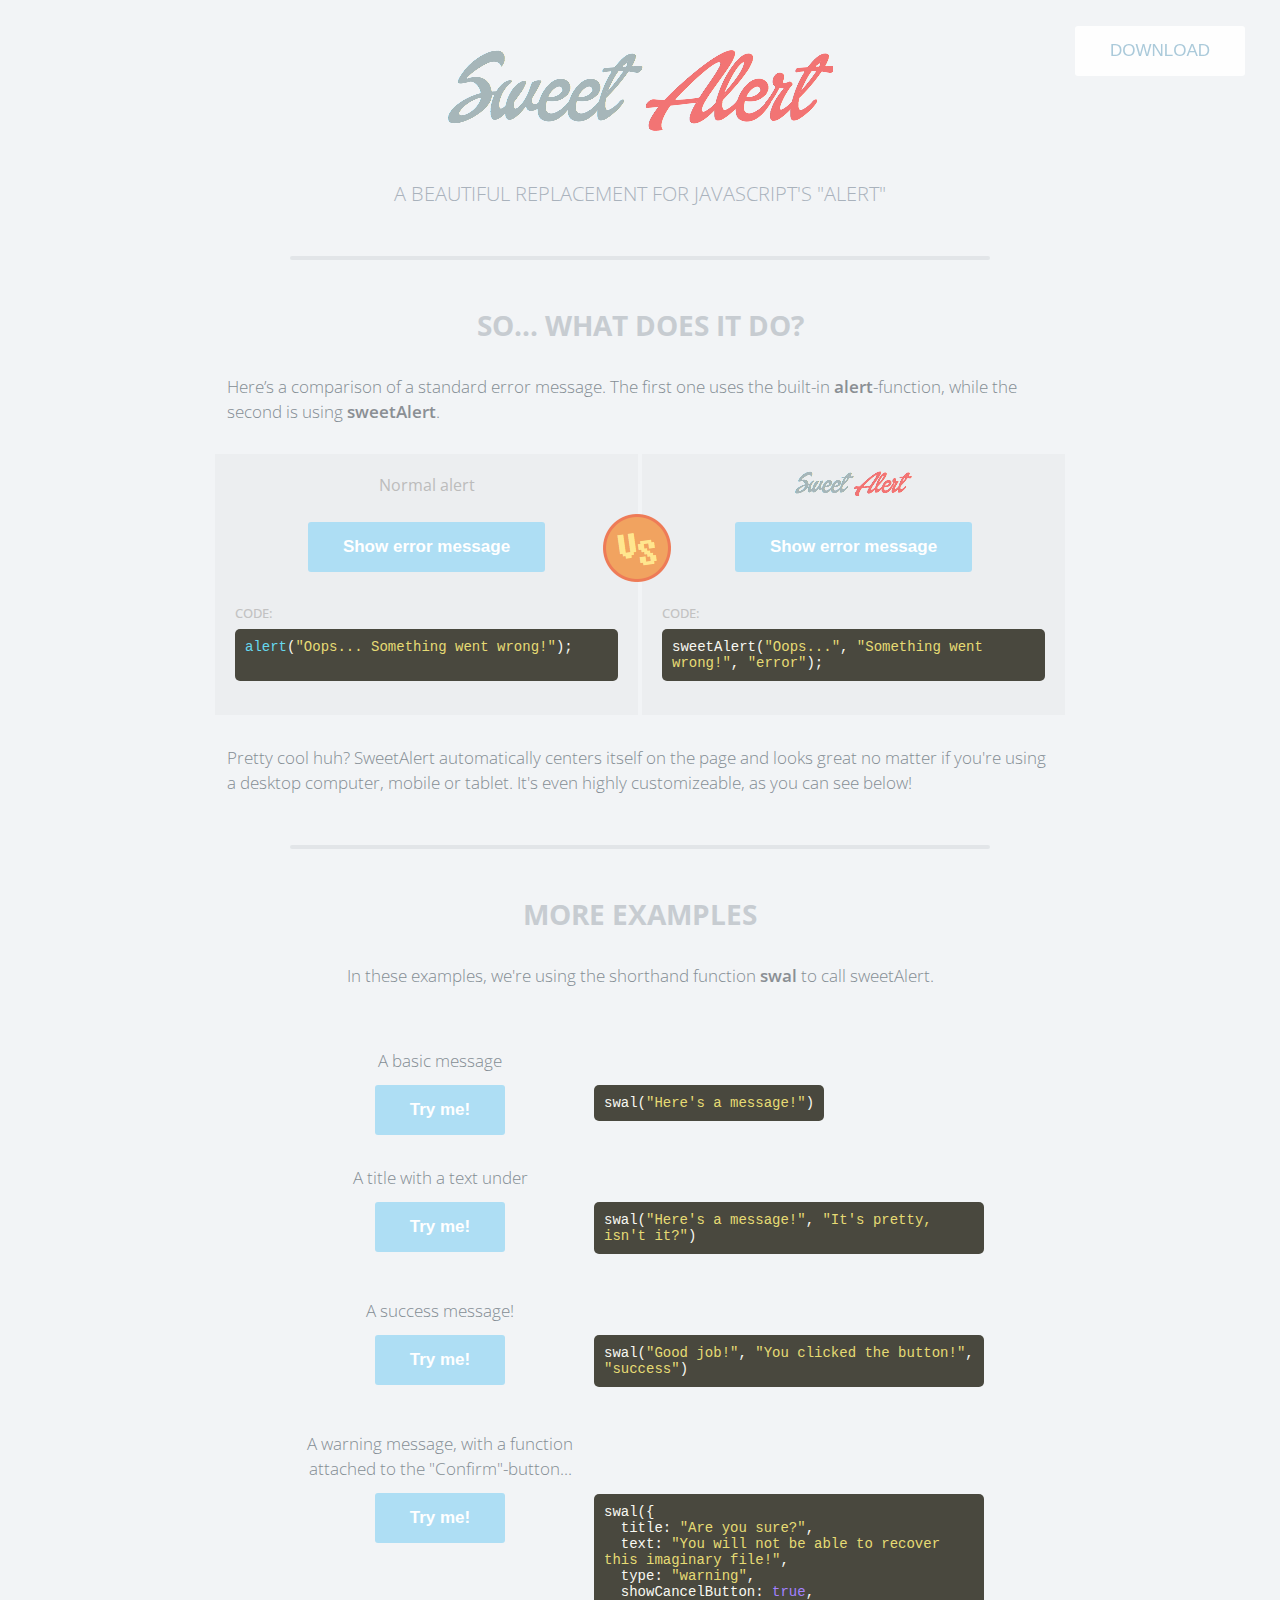
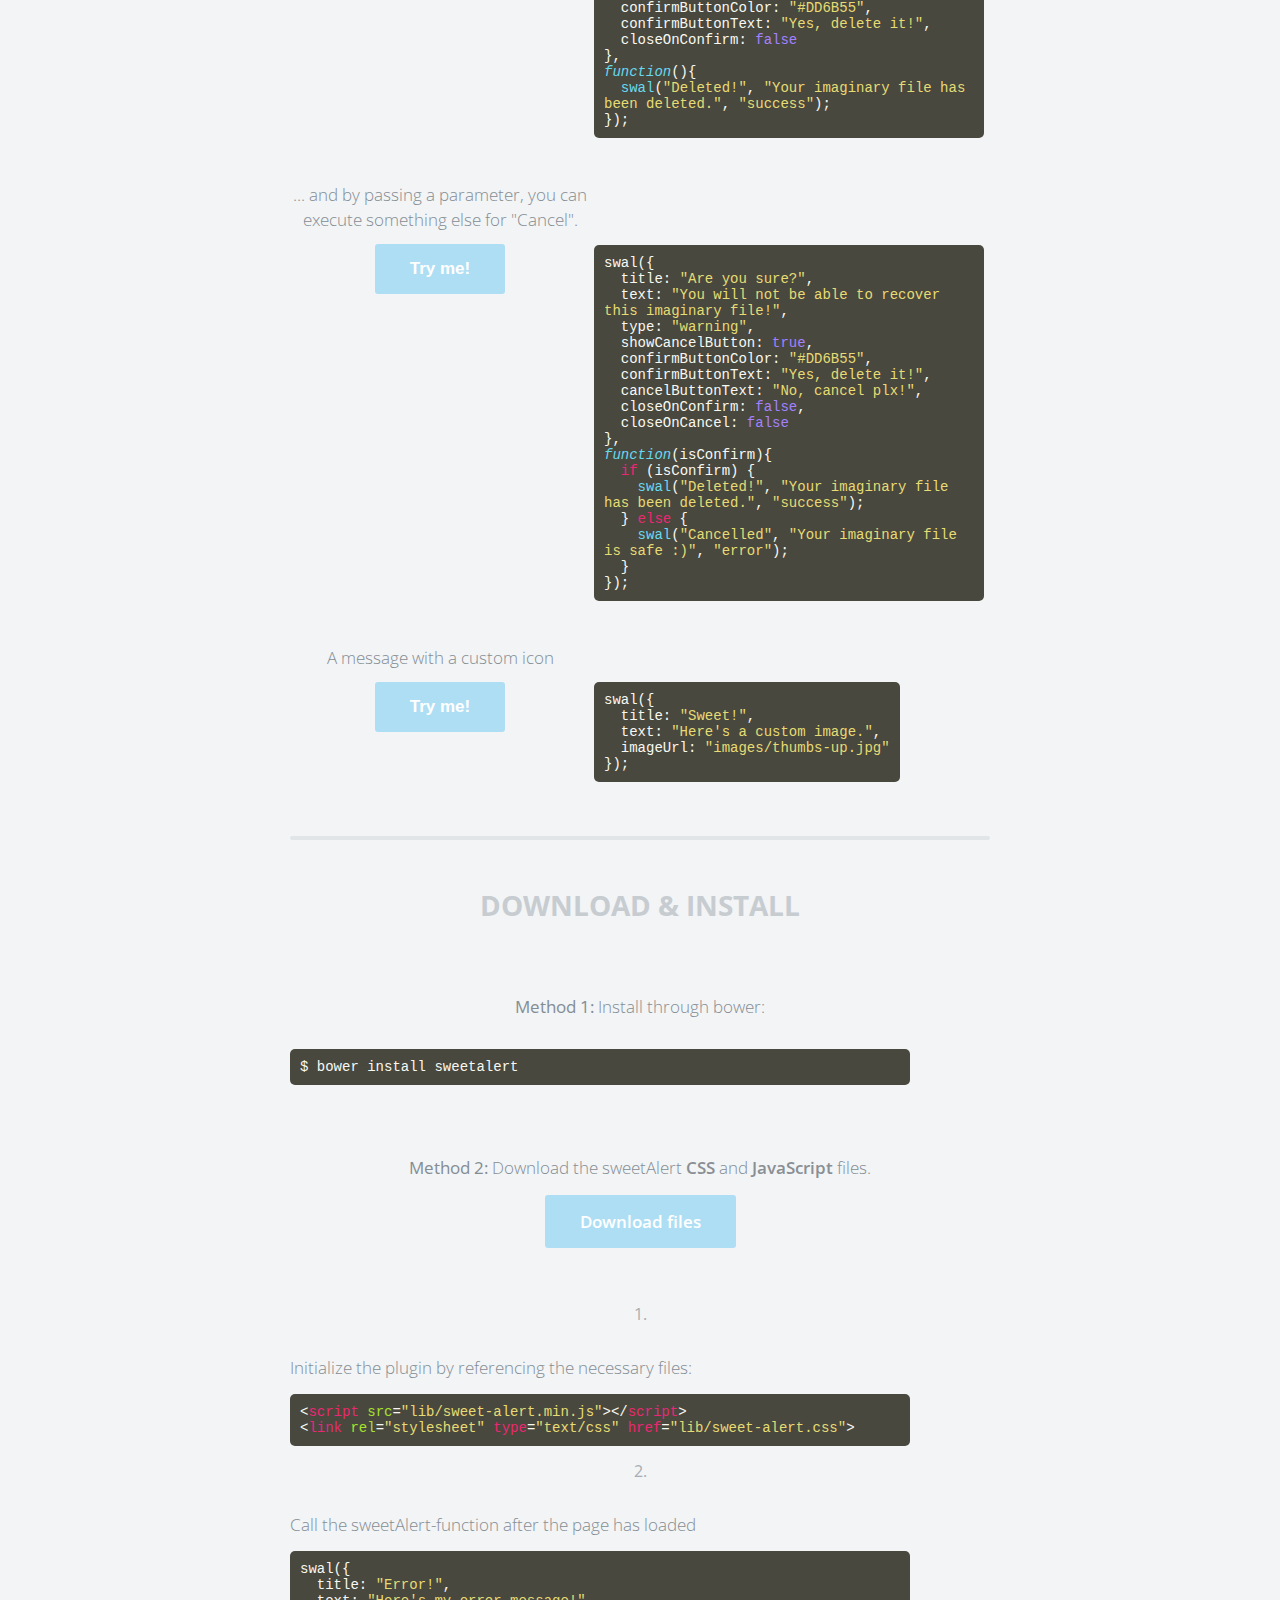
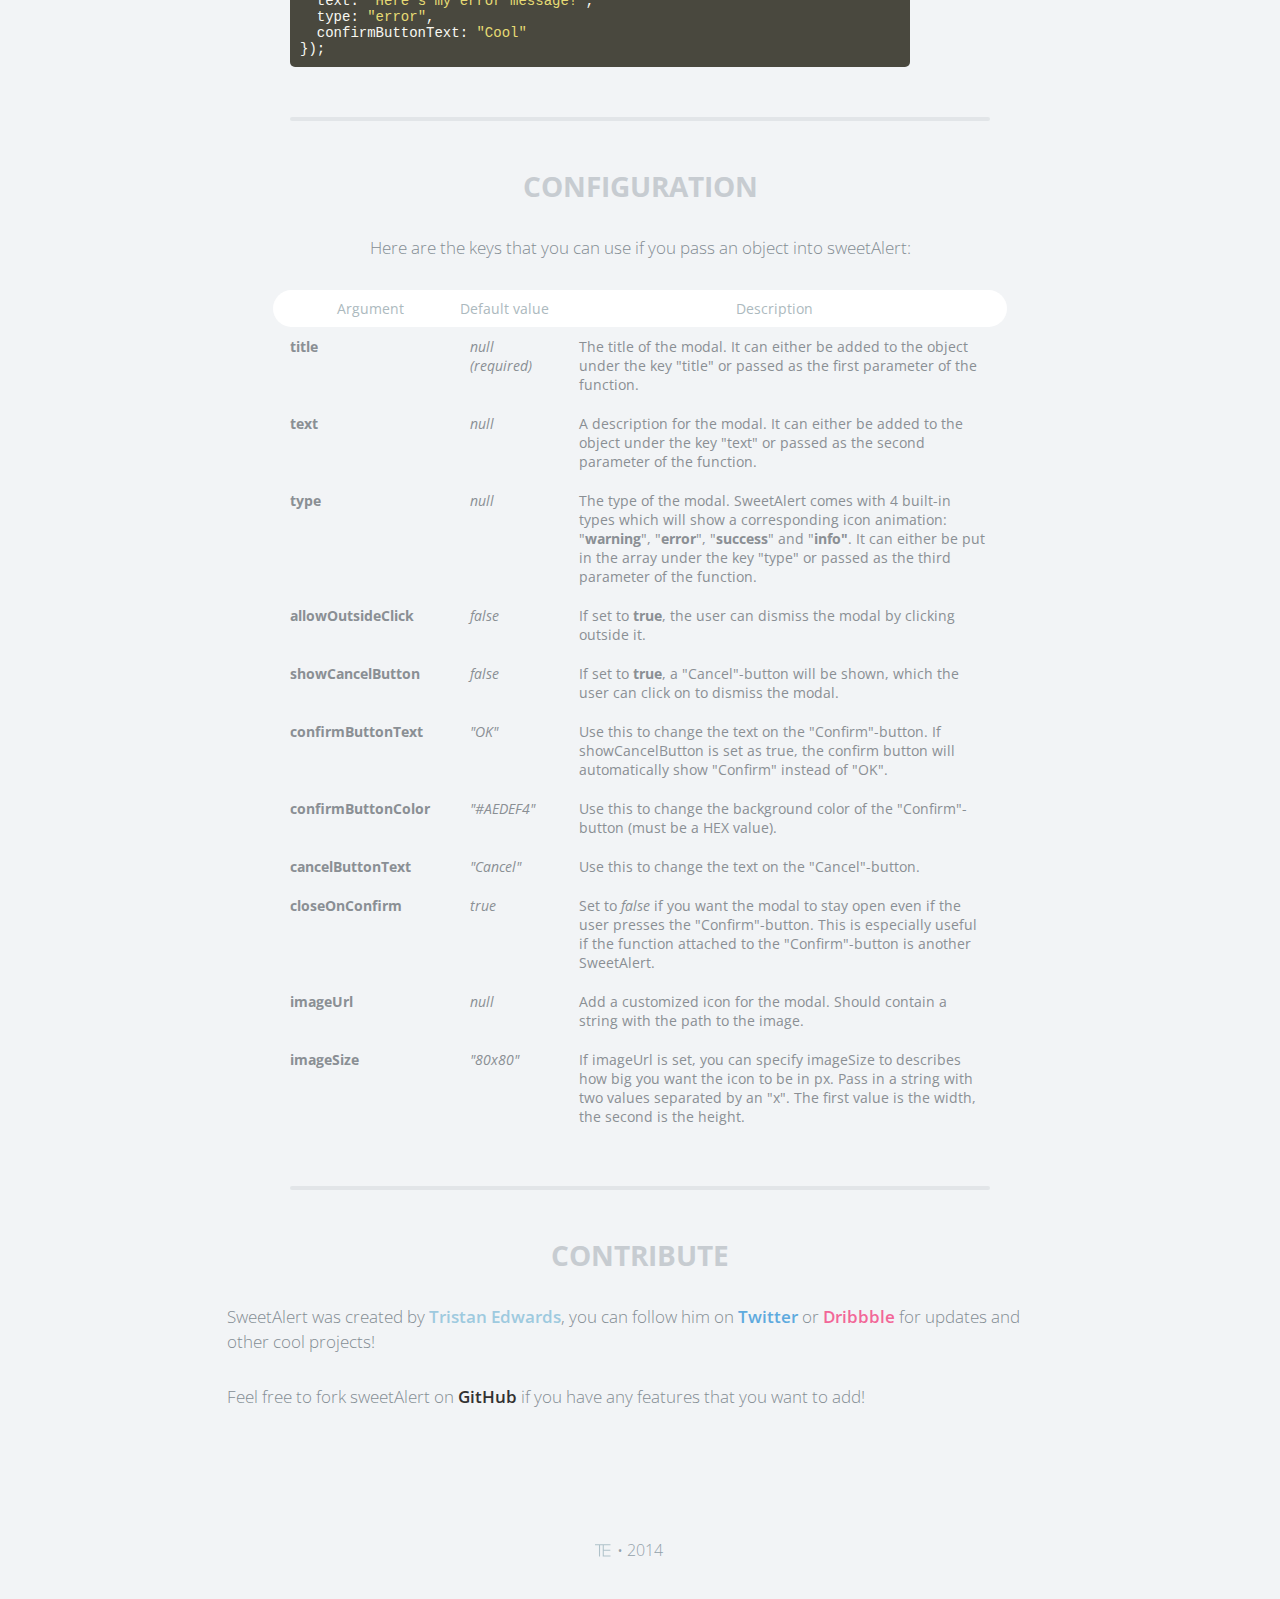
<file: vendor/sweetalert/example/index.html>
<!DOCTYPE HTML>

<html>

<head>
  <meta charset="utf-8">
  <meta http-equiv="Content-Type" content="text/html; charset=UTF-8" />
  <meta name="viewport" content="width=device-width, initial-scale=1, maximum-scale=1, user-scalable=0" />
  <title>SweetAlert</title>

  <link rel="stylesheet" href="./example.css">

  <!-- This is what you need -->
  <script src="../lib/sweet-alert.js"></script>
  <link rel="stylesheet" href="../lib/sweet-alert.css">
  <!--.......................-->

</head>

<body>

<h1>Sweet Alert</h1>
<h2>A beautiful replacement for Javascript's "Alert"</h2>
<button class="download">Download</button>

<!-- What does it do? -->
<h3>So... What does it do?</h3>
<p>Here’s a comparison of a standard error message. The first one uses the built-in <strong>alert</strong>-function, while the second is using <strong>sweetAlert</strong>.</p>

<div class="showcase normal">
	<h4>Normal alert</h4>
	<button>Show error message</button>

	<h5>Code:</h5>
	<pre><span class="func">alert</span>(<span class="str">"Oops... Something went wrong!"</span>);

	</pre>

	<div class="vs-icon"></div>
</div>

<div class="showcase sweet">
	<h4>Sweet Alert</h4>
	<button>Show error message</button>

	<h5>Code:</h5>
	<pre>sweetAlert(<span class="str">"Oops..."</span>, <span class="str">"Something went wrong!"</span>, <span class="str">"error"</span>);</pre>
</div>

<p>Pretty cool huh? SweetAlert automatically centers itself on the page and looks great no matter if you're using a desktop computer, mobile or tablet. It's even highly customizeable, as you can see below!</p>


<!-- Examples -->
<h3>More examples</h3>

<p class="center">In these examples, we're using the shorthand function <strong>swal</strong> to call sweetAlert.</p>

<ul class="examples">

	<li class="message">
		<div class="ui">
			<p>A basic message</p>
			<button>Try me!</button>
		</div>
		<pre>swal(<span class="str">"Here's a message!"</span>)</pre>
	</li>

	<li class="title-text">
		<div class="ui">
			<p>A title with a text under</p>
			<button>Try me!</button>
		</div>
		<pre>swal(<span class="str">"Here's a message!"</span>, <span class="str">"It's pretty, isn't it?"</span>)</pre>
	</li>

	<li class="success">
		<div class="ui">
			<p>A success message!</p>
			<button>Try me!</button>
		</div>
		<pre>swal(<span class="str">"Good job!"</span>, <span class="str">"You clicked the button!"</span>, <span class="str">"success"</span>)</pre>
	</li>

	<li class="warning confirm">
		<div class="ui">
			<p>A warning message, with a function attached to the "Confirm"-button...</p>
			<button>Try me!</button>
		</div>
		<pre>swal({
&nbsp;&nbsp;title: <span class="str">"Are you sure?"</span>,
&nbsp;&nbsp;text: <span class="str">"You will not be able to recover this imaginary file!"</span>,
&nbsp;&nbsp;type: <span class="str">"warning"</span>,
&nbsp;&nbsp;showCancelButton: <span class="val">true</span>,
&nbsp;&nbsp;confirmButtonColor: <span class="str">"#DD6B55"</span>,
&nbsp;&nbsp;confirmButtonText: <span class="str">"Yes, delete it!"</span>,
&nbsp;&nbsp;closeOnConfirm: <span class="val">false</span>
},
<span class="func"><i>function</i></span>(){
&nbsp;&nbsp;<span class="func">swal</span>(<span class="str">"Deleted!"</span>, <span class="str">"Your imaginary file has been deleted."</span>, <span class="str">"success"</span>);
});</pre>
	</li>

	<li class="warning cancel">
		<div class="ui">
			<p>... and by passing a parameter, you can execute something else for "Cancel".</p>
			<button>Try me!</button>
		</div>
		<pre>swal({
&nbsp;&nbsp;title: <span class="str">"Are you sure?"</span>,
&nbsp;&nbsp;text: <span class="str">"You will not be able to recover this imaginary file!"</span>,
&nbsp;&nbsp;type: <span class="str">"warning"</span>,
&nbsp;&nbsp;showCancelButton: <span class="val">true</span>,
&nbsp;&nbsp;confirmButtonColor: <span class="str">"#DD6B55"</span>,
&nbsp;&nbsp;confirmButtonText: <span class="str">"Yes, delete it!"</span>,
&nbsp;&nbsp;cancelButtonText: <span class="str">"No, cancel plx!"</span>,
&nbsp;&nbsp;closeOnConfirm: <span class="val">false</span>,
&nbsp;&nbsp;closeOnCancel: <span class="val">false</span>
},
<span class="func"><i>function</i></span>(isConfirm){
&nbsp;&nbsp;<span class="tag">if</span> (isConfirm) {
&nbsp;&nbsp;&nbsp;&nbsp;<span class="func">swal</span>(<span class="str">"Deleted!"</span>, <span class="str">"Your imaginary file has been deleted."</span>, <span class="str">"success"</span>);
&nbsp;&nbsp;} <span class="tag">else</span> {
	&nbsp;&nbsp;&nbsp;&nbsp;<span class="func">swal</span>(<span class="str">"Cancelled"</span>, <span class="str">"Your imaginary file is safe :)"</span>, <span class="str">"error"</span>);
&nbsp;&nbsp;}
});</pre>
	</li>

	<li class="custom-icon">
		<div class="ui">
			<p>A message with a custom icon</p>
			<button>Try me!</button>
		</div>
		<pre>swal({
&nbsp;&nbsp;title: <span class="str">"Sweet!"</span>,
&nbsp;&nbsp;text: <span class="str">"Here's a custom image."</span>,
&nbsp;&nbsp;imageUrl: <span class="str">"images/thumbs-up.jpg"</span>
});</pre>
	</li>

</ul>


<!-- Download & Install -->
<h3 id="download-section">Download & install</h3>

<div class="center-container">
	<p class="center"><b>Method 1:</b> Install through bower:</p>
	<pre class="center">$ bower install sweetalert</pre>
</div>

<p class="center"><b>Method 2:</b> Download the sweetAlert <strong>CSS</strong> and <strong>JavaScript</strong> files.</p>

<a class="button" href="https://github.com/t4t5/sweetalert/archive/master.zip" download>Download files</a>

<ol>
	<li>
		<p>Initialize the plugin by referencing the necessary files:</p>
		<pre>&lt;<span class="tag">script</span> <span class="attr">src</span>=<span class="str">"lib/sweet-alert.min.js"</span>&gt;&lt;/<span class="tag">script</span>&gt;
&lt;<span class="tag">link</span> <span class="attr">rel</span>=<span class="str">"stylesheet"</span> <span class="tag">type</span>=<span class="str">"text/css"</span> <span class="tag">href</span>=<span class="str">"lib/sweet-alert.css"</span>&gt;</pre>
	</li>

	<li>
		<p>Call the sweetAlert-function after the page has loaded</p>
		<pre>swal({
&nbsp;&nbsp;title: <span class="str">"Error!"</span>,
&nbsp;&nbsp;text: <span class="str">"Here's my error message!"</span>,
&nbsp;&nbsp;type: <span class="str">"error"</span>,
&nbsp;&nbsp;confirmButtonText: <span class="str">"Cool"</span>
});
</pre>
	</li>
</ol>



<!-- Configuration -->
<h3>Configuration</h3>

<p class="center">Here are the keys that you can use if you pass an object into sweetAlert:</p>

<table>
	<tr class="titles">
		<th>
			<div class="border-left"></div>
			Argument
		</th>
		<th>Default value</th>
		<th>
			<div class="border-right"></div>
			Description
		</th>
	</tr>
	<tr>
		<td><b>title</b></td>
		<td><i>null (required)</i></td>
		<td>The title of the modal. It can either be added to the object under the key "title" or passed as the first parameter of the function.</td>
	</tr>
	<tr>
		<td><b>text</b></td>
		<td><i>null</i></td>
		<td>A description for the modal. It can either be added to the object under the key "text" or passed as the second parameter of the function.</td>
	</tr>
	<tr>
		<td><b>type</b></td>
		<td><i>null</i></td>
		<td>The type of the modal. SweetAlert comes with 4 built-in types which will show a corresponding icon animation: "<strong>warning</strong>", "<strong>error</strong>", "<strong>success</strong>" and "<strong>info"</strong>. It can either be put in the array under the key "type" or passed as the third parameter of the function.</td>
	</tr>
	<tr>
		<td><b>allowOutsideClick</b></td>
		<td><i>false</i></td>
		<td>If set to <strong>true</strong>, the user can dismiss the modal by clicking outside it.</td>
	</tr>
	<tr>
		<td><b>showCancelButton</b></td>
		<td><i>false</i></td>
		<td>If set to <strong>true</strong>, a "Cancel"-button will be shown, which the user can click on to dismiss the modal.</td>
	</tr>
	<tr>
		<td><b>confirmButtonText</b></td>
		<td><i>"OK"</i></td>
		<td>Use this to change the text on the "Confirm"-button. If showCancelButton is set as true, the confirm button will automatically show "Confirm" instead of "OK".</td>
	</tr>
	<tr>
		<td><b>confirmButtonColor</b></td>
		<td><i>"#AEDEF4"</i></td>
		<td>Use this to change the background color of the "Confirm"-button (must be a HEX value).</td>
	</tr>
	<tr>
		<td><b>cancelButtonText</b></td>
		<td><i>"Cancel"</i></td>
		<td>Use this to change the text on the "Cancel"-button.</td>
	</tr>
	<tr>
		<td><b>closeOnConfirm</b></td>
		<td><i>true</i></td>
		<td>Set to <i>false</i> if you want the modal to stay open even if the user presses the "Confirm"-button. This is especially useful if the function attached to the "Confirm"-button is another SweetAlert.</td>
	</tr>
	<tr>
		<td><b>imageUrl</b></td>
		<td><i>null</i></td>
		<td>Add a customized icon for the modal. Should contain a string with the path to the image.</td>
	</tr>
	<tr>
		<td><b>imageSize</b></td>
		<td><i>"80x80"</i></td>
		<td>If imageUrl is set, you can specify imageSize to describes how big you want the icon to be in px. Pass in a string with two values separated by an "x". The first value is the width, the second is the height.</td>
	</tr>
</table>


<!-- Contribute -->
<h3>Contribute</h3>
<p>SweetAlert was created by <a href="http://tristanedwards.me" target="_blank">Tristan Edwards</a>, you can follow him on <a href="https://twitter.com/t4t5" target="_blank" class="twitter">Twitter</a> or <a href="https://dribbble.com/tristanedwards" target="_blank" class="dribbble">Dribbble</a> for updates and other cool projects!</p>
<p>Feel free to fork sweetAlert on <a href="https://github.com/t4t5/sweetalert" class="github">GitHub</a> if you have any features that you want to add!</p>


<footer>
	<span class="te-logo">TE</span> • 2014
</footer>


<script>

document.querySelector('button.download').onclick = function(){
	$("html, body").animate({ scrollTop: $("#download-section").offset().top }, 1000);
};

document.querySelector('.showcase.normal button').onclick = function(){
	alert("Oops... Something went wrong!");
};

document.querySelector('.showcase.sweet button').onclick = function(){
	swal("Oops...", "Something went wrong!", "error");
};

document.querySelector('ul.examples li.message button').onclick = function(){
	swal("Here's a message!");
};

document.querySelector('ul.examples li.title-text button').onclick = function(){
	swal("Here's a message!", "It's pretty, isn't it?")
};

document.querySelector('ul.examples li.success button').onclick = function(){
	swal("Good job!", "You clicked the button!", "success");
};

document.querySelector('ul.examples li.warning.confirm button').onclick = function(){
	swal({
		title: "Are you sure?",
		text: "You will not be able to recover this imaginary file!",
		type: "warning",
		showCancelButton: true,
		confirmButtonColor: '#DD6B55',
		confirmButtonText: 'Yes, delete it!',
		closeOnConfirm: false,
		//closeOnCancel: false
	},
	function(){
		swal("Deleted!", "Your imaginary file has been deleted!", "success");
	});
};

document.querySelector('ul.examples li.warning.cancel button').onclick = function(){
	swal({
		title: "Are you sure?",
		text: "You will not be able to recover this imaginary file!",
		type: "warning",
		showCancelButton: true,
		confirmButtonColor: '#DD6B55',
		confirmButtonText: 'Yes, delete it!',
		cancelButtonText: "No, cancel plx!",
		closeOnConfirm: false,
		closeOnCancel: false
	},
	function(isConfirm){
    if (isConfirm){
      swal("Deleted!", "Your imaginary file has been deleted!", "success");
    } else {
      swal("Cancelled", "Your imaginary file is safe :)", "error");
    }
	});
};

document.querySelector('ul.examples li.custom-icon button').onclick = function(){
	swal({
		title: "Sweet!",
		text: "Here's a custom image.",
		imageUrl: 'images/thumbs-up.jpg'
	});
};

</script>



</body>

</html>
</file>
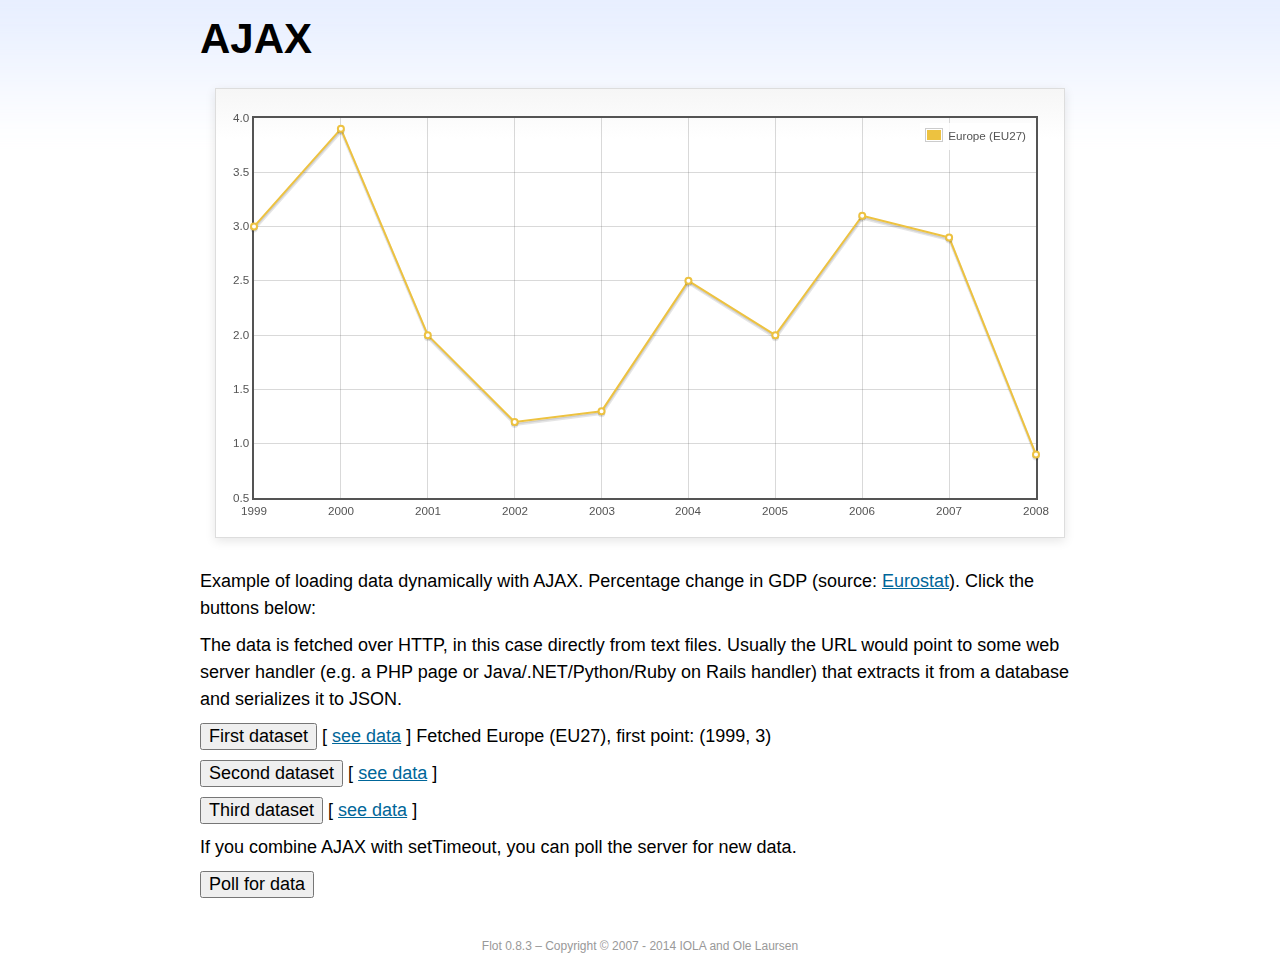
<file: vendor/flot/examples/ajax/index.html>
<!DOCTYPE html PUBLIC "-//W3C//DTD HTML 4.01//EN" "http://www.w3.org/TR/html4/strict.dtd">
<html>
<head>
	<meta http-equiv="Content-Type" content="text/html; charset=utf-8">
	<title>Flot Examples: AJAX</title>
	<link href="../examples.css" rel="stylesheet" type="text/css">
	<!--[if lte IE 8]><script language="javascript" type="text/javascript" src="../../excanvas.min.js"></script><![endif]-->
	<script language="javascript" type="text/javascript" src="../../jquery.js"></script>
	<script language="javascript" type="text/javascript" src="../../jquery.flot.js"></script>
	<script type="text/javascript">

	$(function() {

		var options = {
			lines: {
				show: true
			},
			points: {
				show: true
			},
			xaxis: {
				tickDecimals: 0,
				tickSize: 1
			}
		};

		var data = [];

		$.plot("#placeholder", data, options);

		// Fetch one series, adding to what we already have

		var alreadyFetched = {};

		$("button.fetchSeries").click(function () {

			var button = $(this);

			// Find the URL in the link right next to us, then fetch the data

			var dataurl = button.siblings("a").attr("href");

			function onDataReceived(series) {

				// Extract the first coordinate pair; jQuery has parsed it, so
				// the data is now just an ordinary JavaScript object

				var firstcoordinate = "(" + series.data[0][0] + ", " + series.data[0][1] + ")";
				button.siblings("span").text("Fetched " + series.label + ", first point: " + firstcoordinate);

				// Push the new data onto our existing data array

				if (!alreadyFetched[series.label]) {
					alreadyFetched[series.label] = true;
					data.push(series);
				}

				$.plot("#placeholder", data, options);
			}

			$.ajax({
				url: dataurl,
				type: "GET",
				dataType: "json",
				success: onDataReceived
			});
		});

		// Initiate a recurring data update

		$("button.dataUpdate").click(function () {

			data = [];
			alreadyFetched = {};

			$.plot("#placeholder", data, options);

			var iteration = 0;

			function fetchData() {

				++iteration;

				function onDataReceived(series) {

					// Load all the data in one pass; if we only got partial
					// data we could merge it with what we already have.

					data = [ series ];
					$.plot("#placeholder", data, options);
				}

				// Normally we call the same URL - a script connected to a
				// database - but in this case we only have static example
				// files, so we need to modify the URL.

				$.ajax({
					url: "data-eu-gdp-growth-" + iteration + ".json",
					type: "GET",
					dataType: "json",
					success: onDataReceived
				});

				if (iteration < 5) {
					setTimeout(fetchData, 1000);
				} else {
					data = [];
					alreadyFetched = {};
				}
			}

			setTimeout(fetchData, 1000);
		});

		// Load the first series by default, so we don't have an empty plot

		$("button.fetchSeries:first").click();

		// Add the Flot version string to the footer

		$("#footer").prepend("Flot " + $.plot.version + " &ndash; ");
	});

	</script>
</head>
<body>

	<div id="header">
		<h2>AJAX</h2>
	</div>

	<div id="content">

		<div class="demo-container">
			<div id="placeholder" class="demo-placeholder"></div>
		</div>

		<p>Example of loading data dynamically with AJAX. Percentage change in GDP (source: <a href="http://epp.eurostat.ec.europa.eu/tgm/table.do?tab=table&init=1&plugin=1&language=en&pcode=tsieb020">Eurostat</a>). Click the buttons below:</p>

		<p>The data is fetched over HTTP, in this case directly from text files. Usually the URL would point to some web server handler (e.g. a PHP page or Java/.NET/Python/Ruby on Rails handler) that extracts it from a database and serializes it to JSON.</p>

		<p>
			<button class="fetchSeries">First dataset</button>
			[ <a href="data-eu-gdp-growth.json">see data</a> ]
			<span></span>
		</p>

		<p>
			<button class="fetchSeries">Second dataset</button>
			[ <a href="data-japan-gdp-growth.json">see data</a> ]
			<span></span>
		</p>

		<p>
			<button class="fetchSeries">Third dataset</button>
			[ <a href="data-usa-gdp-growth.json">see data</a> ]
			<span></span>
		</p>

		<p>If you combine AJAX with setTimeout, you can poll the server for new data.</p>

		<p>
			<button class="dataUpdate">Poll for data</button>
		</p>

	</div>

	<div id="footer">
		Copyright &copy; 2007 - 2014 IOLA and Ole Laursen
	</div>

</body>
</html>
</file>
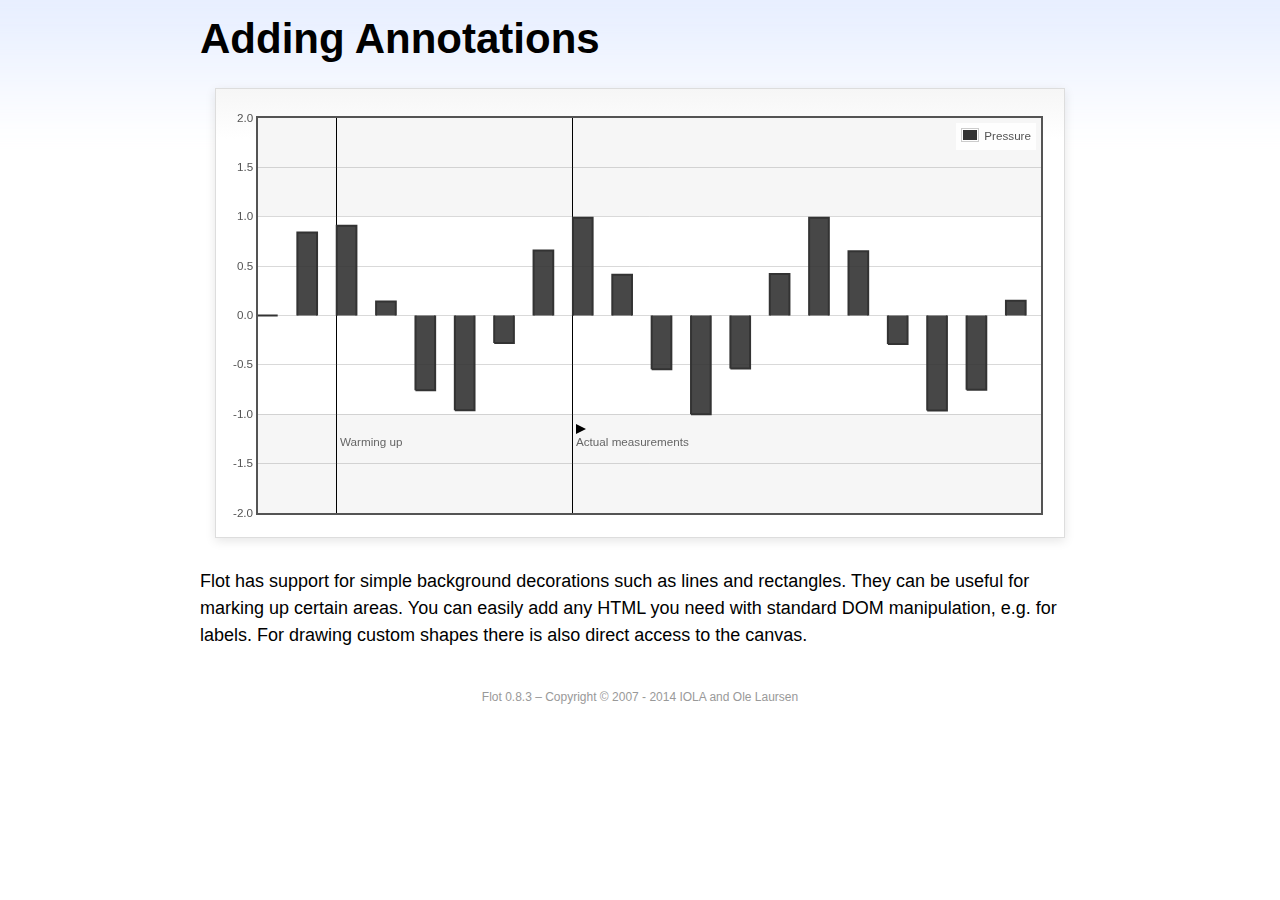
<file: vendor/flot/examples/annotating/index.html>
<!DOCTYPE html PUBLIC "-//W3C//DTD HTML 4.01//EN" "http://www.w3.org/TR/html4/strict.dtd">
<html>
<head>
	<meta http-equiv="Content-Type" content="text/html; charset=utf-8">
	<title>Flot Examples: Adding Annotations</title>
	<link href="../examples.css" rel="stylesheet" type="text/css">
	<!--[if lte IE 8]><script language="javascript" type="text/javascript" src="../../excanvas.min.js"></script><![endif]-->
	<script language="javascript" type="text/javascript" src="../../jquery.js"></script>
	<script language="javascript" type="text/javascript" src="../../jquery.flot.js"></script>
	<script type="text/javascript">

	$(function() {

		var d1 = [];
		for (var i = 0; i < 20; ++i) {
			d1.push([i, Math.sin(i)]);
		}

		var data = [{ data: d1, label: "Pressure", color: "#333" }];

		var markings = [
			{ color: "#f6f6f6", yaxis: { from: 1 } },
			{ color: "#f6f6f6", yaxis: { to: -1 } },
			{ color: "#000", lineWidth: 1, xaxis: { from: 2, to: 2 } },
			{ color: "#000", lineWidth: 1, xaxis: { from: 8, to: 8 } }
		];

		var placeholder = $("#placeholder");

		var plot = $.plot(placeholder, data, {
			bars: { show: true, barWidth: 0.5, fill: 0.9 },
			xaxis: { ticks: [], autoscaleMargin: 0.02 },
			yaxis: { min: -2, max: 2 },
			grid: { markings: markings }
		});

		var o = plot.pointOffset({ x: 2, y: -1.2});

		// Append it to the placeholder that Flot already uses for positioning

		placeholder.append("<div style='position:absolute;left:" + (o.left + 4) + "px;top:" + o.top + "px;color:#666;font-size:smaller'>Warming up</div>");

		o = plot.pointOffset({ x: 8, y: -1.2});
		placeholder.append("<div style='position:absolute;left:" + (o.left + 4) + "px;top:" + o.top + "px;color:#666;font-size:smaller'>Actual measurements</div>");

		// Draw a little arrow on top of the last label to demonstrate canvas
		// drawing

		var ctx = plot.getCanvas().getContext("2d");
		ctx.beginPath();
		o.left += 4;
		ctx.moveTo(o.left, o.top);
		ctx.lineTo(o.left, o.top - 10);
		ctx.lineTo(o.left + 10, o.top - 5);
		ctx.lineTo(o.left, o.top);
		ctx.fillStyle = "#000";
		ctx.fill();

		// Add the Flot version string to the footer

		$("#footer").prepend("Flot " + $.plot.version + " &ndash; ");
	});

	</script>
</head>
<body>

	<div id="header">
		<h2>Adding Annotations</h2>
	</div>

	<div id="content">

		<div class="demo-container">
			<div id="placeholder" class="demo-placeholder"></div>
		</div>

		<p>Flot has support for simple background decorations such as lines and rectangles. They can be useful for marking up certain areas. You can easily add any HTML you need with standard DOM manipulation, e.g. for labels. For drawing custom shapes there is also direct access to the canvas.</p>

	</div>

	<div id="footer">
		Copyright &copy; 2007 - 2014 IOLA and Ole Laursen
	</div>

</body>
</html>
</file>
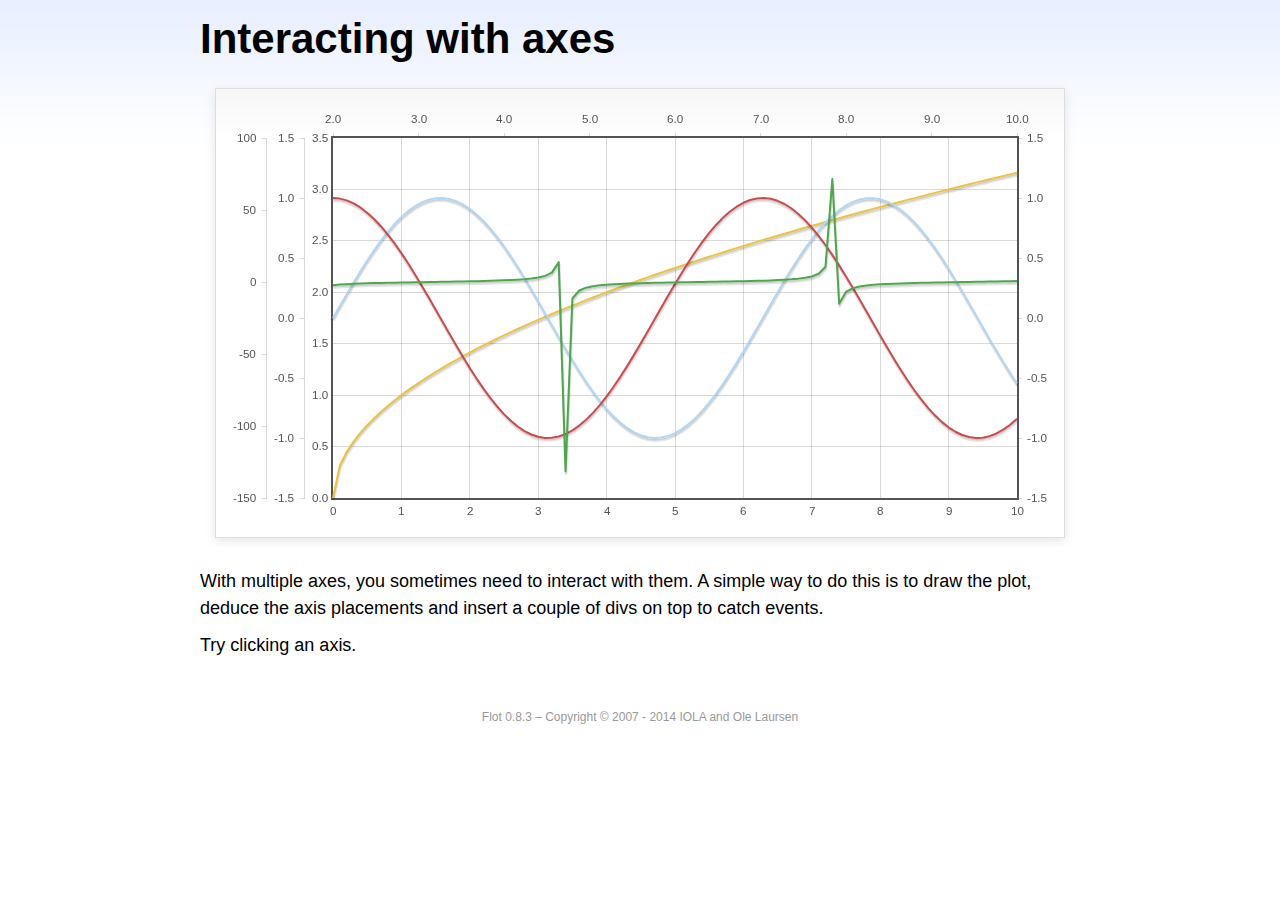
<file: vendor/flot/examples/axes-interacting/index.html>
<!DOCTYPE html PUBLIC "-//W3C//DTD HTML 4.01//EN" "http://www.w3.org/TR/html4/strict.dtd">
<html>
<head>
	<meta http-equiv="Content-Type" content="text/html; charset=utf-8">
	<title>Flot Examples: Interacting with axes</title>
	<link href="../examples.css" rel="stylesheet" type="text/css">
	<!--[if lte IE 8]><script language="javascript" type="text/javascript" src="../../excanvas.min.js"></script><![endif]-->
	<script language="javascript" type="text/javascript" src="../../jquery.js"></script>
	<script language="javascript" type="text/javascript" src="../../jquery.flot.js"></script>
	<script type="text/javascript">

	$(function() {

		function generate(start, end, fn) {
			var res = [];
			for (var i = 0; i <= 100; ++i) {
				var x = start + i / 100 * (end - start);
				res.push([x, fn(x)]);
			}
			return res;
		}

		var data = [
			{ data: generate(0, 10, function (x) { return Math.sqrt(x);}), xaxis: 1, yaxis:1 },
			{ data: generate(0, 10, function (x) { return Math.sin(x);}), xaxis: 1, yaxis:2 },
			{ data: generate(0, 10, function (x) { return Math.cos(x);}), xaxis: 1, yaxis:3 },
			{ data: generate(2, 10, function (x) { return Math.tan(x);}), xaxis: 2, yaxis: 4 }
		];

		var plot = $.plot("#placeholder", data, {
			xaxes: [
				{ position: 'bottom' },
				{ position: 'top'}
			],
			yaxes: [
				{ position: 'left' },
				{ position: 'left' },
				{ position: 'right' },
				{ position: 'left' }
			]
		});

		// Create a div for each axis

		$.each(plot.getAxes(), function (i, axis) {
			if (!axis.show)
				return;

			var box = axis.box;

			$("<div class='axisTarget' style='position:absolute; left:" + box.left + "px; top:" + box.top + "px; width:" + box.width +  "px; height:" + box.height + "px'></div>")
				.data("axis.direction", axis.direction)
				.data("axis.n", axis.n)
				.css({ backgroundColor: "#f00", opacity: 0, cursor: "pointer" })
				.appendTo(plot.getPlaceholder())
				.hover(
					function () { $(this).css({ opacity: 0.10 }) },
					function () { $(this).css({ opacity: 0 }) }
				)
				.click(function () {
					$("#click").text("You clicked the " + axis.direction + axis.n + "axis!")
				});
		});

		// Add the Flot version string to the footer

		$("#footer").prepend("Flot " + $.plot.version + " &ndash; ");
	});

	</script>
</head>
<body>

	<div id="header">
		<h2>Interacting with axes</h2>
	</div>

	<div id="content">

		<div class="demo-container">
			<div id="placeholder" class="demo-placeholder"></div>
		</div>

		<p>With multiple axes, you sometimes need to interact with them. A simple way to do this is to draw the plot, deduce the axis placements and insert a couple of divs on top to catch events.</p>

		<p>Try clicking an axis.</p>

		<p id="click"></p>

	</div>

	<div id="footer">
		Copyright &copy; 2007 - 2014 IOLA and Ole Laursen
	</div>

</body>
</html>
</file>
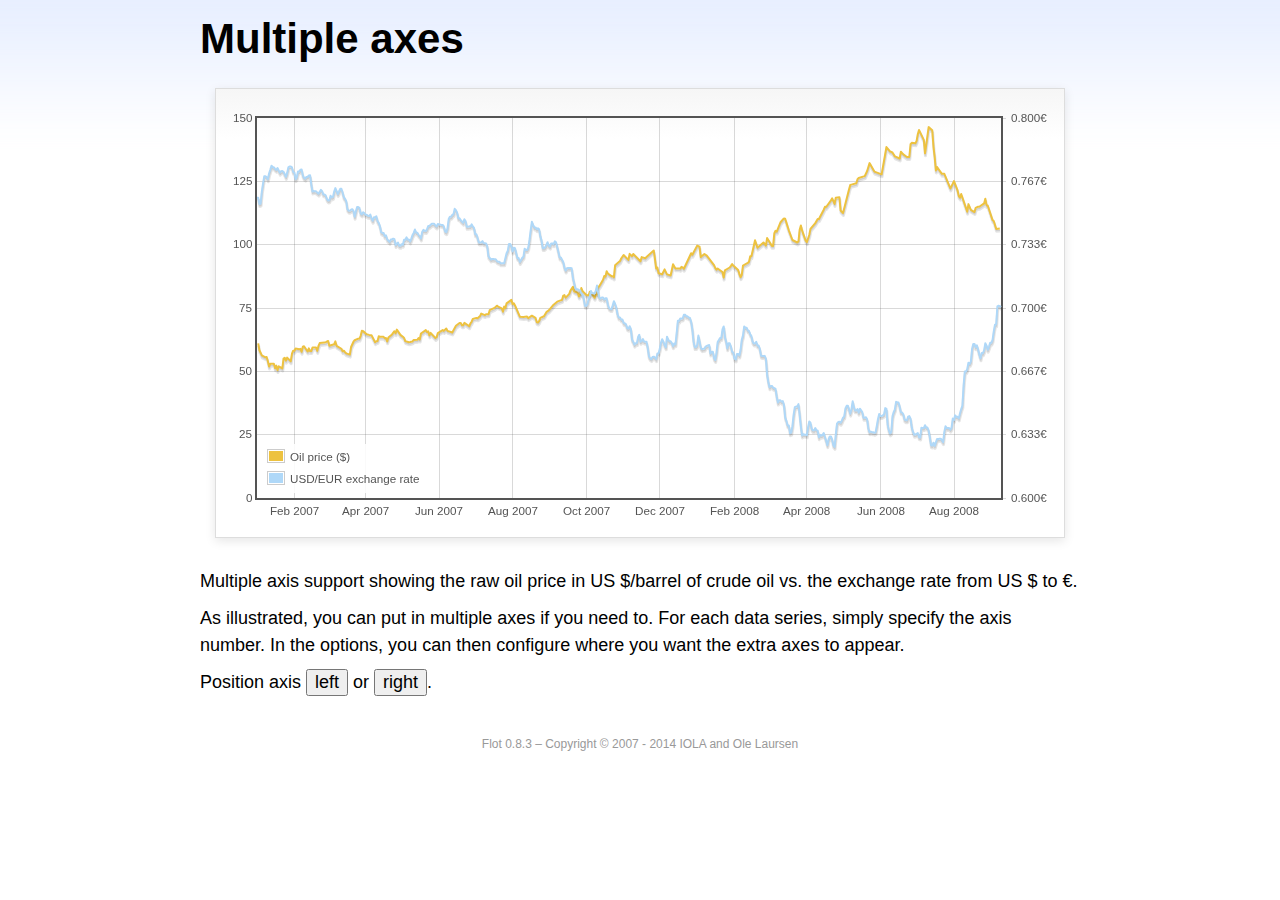
<file: vendor/flot/examples/axes-multiple/index.html>
<!DOCTYPE html PUBLIC "-//W3C//DTD HTML 4.01//EN" "http://www.w3.org/TR/html4/strict.dtd">
<html>
<head>
	<meta http-equiv="Content-Type" content="text/html; charset=utf-8">
	<title>Flot Examples: Multiple Axes</title>
	<link href="../examples.css" rel="stylesheet" type="text/css">
	<!--[if lte IE 8]><script language="javascript" type="text/javascript" src="../../excanvas.min.js"></script><![endif]-->
	<script language="javascript" type="text/javascript" src="../../jquery.js"></script>
	<script language="javascript" type="text/javascript" src="../../jquery.flot.js"></script>
	<script language="javascript" type="text/javascript" src="../../jquery.flot.time.js"></script>
	<script type="text/javascript">

	$(function() {

		var oilprices = [[1167692400000,61.05], [1167778800000,58.32], [1167865200000,57.35], [1167951600000,56.31], [1168210800000,55.55], [1168297200000,55.64], [1168383600000,54.02], [1168470000000,51.88], [1168556400000,52.99], [1168815600000,52.99], [1168902000000,51.21], [1168988400000,52.24], [1169074800000,50.48], [1169161200000,51.99], [1169420400000,51.13], [1169506800000,55.04], [1169593200000,55.37], [1169679600000,54.23], [1169766000000,55.42], [1170025200000,54.01], [1170111600000,56.97], [1170198000000,58.14], [1170284400000,58.14], [1170370800000,59.02], [1170630000000,58.74], [1170716400000,58.88], [1170802800000,57.71], [1170889200000,59.71], [1170975600000,59.89], [1171234800000,57.81], [1171321200000,59.06], [1171407600000,58.00], [1171494000000,57.99], [1171580400000,59.39], [1171839600000,59.39], [1171926000000,58.07], [1172012400000,60.07], [1172098800000,61.14], [1172444400000,61.39], [1172530800000,61.46], [1172617200000,61.79], [1172703600000,62.00], [1172790000000,60.07], [1173135600000,60.69], [1173222000000,61.82], [1173308400000,60.05], [1173654000000,58.91], [1173740400000,57.93], [1173826800000,58.16], [1173913200000,57.55], [1173999600000,57.11], [1174258800000,56.59], [1174345200000,59.61], [1174518000000,61.69], [1174604400000,62.28], [1174860000000,62.91], [1174946400000,62.93], [1175032800000,64.03], [1175119200000,66.03], [1175205600000,65.87], [1175464800000,64.64], [1175637600000,64.38], [1175724000000,64.28], [1175810400000,64.28], [1176069600000,61.51], [1176156000000,61.89], [1176242400000,62.01], [1176328800000,63.85], [1176415200000,63.63], [1176674400000,63.61], [1176760800000,63.10], [1176847200000,63.13], [1176933600000,61.83], [1177020000000,63.38], [1177279200000,64.58], [1177452000000,65.84], [1177538400000,65.06], [1177624800000,66.46], [1177884000000,64.40], [1178056800000,63.68], [1178143200000,63.19], [1178229600000,61.93], [1178488800000,61.47], [1178575200000,61.55], [1178748000000,61.81], [1178834400000,62.37], [1179093600000,62.46], [1179180000000,63.17], [1179266400000,62.55], [1179352800000,64.94], [1179698400000,66.27], [1179784800000,65.50], [1179871200000,65.77], [1179957600000,64.18], [1180044000000,65.20], [1180389600000,63.15], [1180476000000,63.49], [1180562400000,65.08], [1180908000000,66.30], [1180994400000,65.96], [1181167200000,66.93], [1181253600000,65.98], [1181599200000,65.35], [1181685600000,66.26], [1181858400000,68.00], [1182117600000,69.09], [1182204000000,69.10], [1182290400000,68.19], [1182376800000,68.19], [1182463200000,69.14], [1182722400000,68.19], [1182808800000,67.77], [1182895200000,68.97], [1182981600000,69.57], [1183068000000,70.68], [1183327200000,71.09], [1183413600000,70.92], [1183586400000,71.81], [1183672800000,72.81], [1183932000000,72.19], [1184018400000,72.56], [1184191200000,72.50], [1184277600000,74.15], [1184623200000,75.05], [1184796000000,75.92], [1184882400000,75.57], [1185141600000,74.89], [1185228000000,73.56], [1185314400000,75.57], [1185400800000,74.95], [1185487200000,76.83], [1185832800000,78.21], [1185919200000,76.53], [1186005600000,76.86], [1186092000000,76.00], [1186437600000,71.59], [1186696800000,71.47], [1186956000000,71.62], [1187042400000,71.00], [1187301600000,71.98], [1187560800000,71.12], [1187647200000,69.47], [1187733600000,69.26], [1187820000000,69.83], [1187906400000,71.09], [1188165600000,71.73], [1188338400000,73.36], [1188511200000,74.04], [1188856800000,76.30], [1189116000000,77.49], [1189461600000,78.23], [1189548000000,79.91], [1189634400000,80.09], [1189720800000,79.10], [1189980000000,80.57], [1190066400000,81.93], [1190239200000,83.32], [1190325600000,81.62], [1190584800000,80.95], [1190671200000,79.53], [1190757600000,80.30], [1190844000000,82.88], [1190930400000,81.66], [1191189600000,80.24], [1191276000000,80.05], [1191362400000,79.94], [1191448800000,81.44], [1191535200000,81.22], [1191794400000,79.02], [1191880800000,80.26], [1191967200000,80.30], [1192053600000,83.08], [1192140000000,83.69], [1192399200000,86.13], [1192485600000,87.61], [1192572000000,87.40], [1192658400000,89.47], [1192744800000,88.60], [1193004000000,87.56], [1193090400000,87.56], [1193176800000,87.10], [1193263200000,91.86], [1193612400000,93.53], [1193698800000,94.53], [1193871600000,95.93], [1194217200000,93.98], [1194303600000,96.37], [1194476400000,95.46], [1194562800000,96.32], [1195081200000,93.43], [1195167600000,95.10], [1195426800000,94.64], [1195513200000,95.10], [1196031600000,97.70], [1196118000000,94.42], [1196204400000,90.62], [1196290800000,91.01], [1196377200000,88.71], [1196636400000,88.32], [1196809200000,90.23], [1196982000000,88.28], [1197241200000,87.86], [1197327600000,90.02], [1197414000000,92.25], [1197586800000,90.63], [1197846000000,90.63], [1197932400000,90.49], [1198018800000,91.24], [1198105200000,91.06], [1198191600000,90.49], [1198710000000,96.62], [1198796400000,96.00], [1199142000000,99.62], [1199314800000,99.18], [1199401200000,95.09], [1199660400000,96.33], [1199833200000,95.67], [1200351600000,91.90], [1200438000000,90.84], [1200524400000,90.13], [1200610800000,90.57], [1200956400000,89.21], [1201042800000,86.99], [1201129200000,89.85], [1201474800000,90.99], [1201561200000,91.64], [1201647600000,92.33], [1201734000000,91.75], [1202079600000,90.02], [1202166000000,88.41], [1202252400000,87.14], [1202338800000,88.11], [1202425200000,91.77], [1202770800000,92.78], [1202857200000,93.27], [1202943600000,95.46], [1203030000000,95.46], [1203289200000,101.74], [1203462000000,98.81], [1203894000000,100.88], [1204066800000,99.64], [1204153200000,102.59], [1204239600000,101.84], [1204498800000,99.52], [1204585200000,99.52], [1204671600000,104.52], [1204758000000,105.47], [1204844400000,105.15], [1205103600000,108.75], [1205276400000,109.92], [1205362800000,110.33], [1205449200000,110.21], [1205708400000,105.68], [1205967600000,101.84], [1206313200000,100.86], [1206399600000,101.22], [1206486000000,105.90], [1206572400000,107.58], [1206658800000,105.62], [1206914400000,101.58], [1207000800000,100.98], [1207173600000,103.83], [1207260000000,106.23], [1207605600000,108.50], [1207778400000,110.11], [1207864800000,110.14], [1208210400000,113.79], [1208296800000,114.93], [1208383200000,114.86], [1208728800000,117.48], [1208815200000,118.30], [1208988000000,116.06], [1209074400000,118.52], [1209333600000,118.75], [1209420000000,113.46], [1209592800000,112.52], [1210024800000,121.84], [1210111200000,123.53], [1210197600000,123.69], [1210543200000,124.23], [1210629600000,125.80], [1210716000000,126.29], [1211148000000,127.05], [1211320800000,129.07], [1211493600000,132.19], [1211839200000,128.85], [1212357600000,127.76], [1212703200000,138.54], [1212962400000,136.80], [1213135200000,136.38], [1213308000000,134.86], [1213653600000,134.01], [1213740000000,136.68], [1213912800000,135.65], [1214172000000,134.62], [1214258400000,134.62], [1214344800000,134.62], [1214431200000,139.64], [1214517600000,140.21], [1214776800000,140.00], [1214863200000,140.97], [1214949600000,143.57], [1215036000000,145.29], [1215381600000,141.37], [1215468000000,136.04], [1215727200000,146.40], [1215986400000,145.18], [1216072800000,138.74], [1216159200000,134.60], [1216245600000,129.29], [1216332000000,130.65], [1216677600000,127.95], [1216850400000,127.95], [1217282400000,122.19], [1217455200000,124.08], [1217541600000,125.10], [1217800800000,121.41], [1217887200000,119.17], [1217973600000,118.58], [1218060000000,120.02], [1218405600000,114.45], [1218492000000,113.01], [1218578400000,116.00], [1218751200000,113.77], [1219010400000,112.87], [1219096800000,114.53], [1219269600000,114.98], [1219356000000,114.98], [1219701600000,116.27], [1219788000000,118.15], [1219874400000,115.59], [1219960800000,115.46], [1220306400000,109.71], [1220392800000,109.35], [1220565600000,106.23], [1220824800000,106.34]];

		var exchangerates = [[1167606000000,0.7580], [1167692400000,0.7580], [1167778800000,0.75470], [1167865200000,0.75490], [1167951600000,0.76130], [1168038000000,0.76550], [1168124400000,0.76930], [1168210800000,0.76940], [1168297200000,0.76880], [1168383600000,0.76780], [1168470000000,0.77080], [1168556400000,0.77270], [1168642800000,0.77490], [1168729200000,0.77410], [1168815600000,0.77410], [1168902000000,0.77320], [1168988400000,0.77270], [1169074800000,0.77370], [1169161200000,0.77240], [1169247600000,0.77120], [1169334000000,0.7720], [1169420400000,0.77210], [1169506800000,0.77170], [1169593200000,0.77040], [1169679600000,0.7690], [1169766000000,0.77110], [1169852400000,0.7740], [1169938800000,0.77450], [1170025200000,0.77450], [1170111600000,0.7740], [1170198000000,0.77160], [1170284400000,0.77130], [1170370800000,0.76780], [1170457200000,0.76880], [1170543600000,0.77180], [1170630000000,0.77180], [1170716400000,0.77280], [1170802800000,0.77290], [1170889200000,0.76980], [1170975600000,0.76850], [1171062000000,0.76810], [1171148400000,0.7690], [1171234800000,0.7690], [1171321200000,0.76980], [1171407600000,0.76990], [1171494000000,0.76510], [1171580400000,0.76130], [1171666800000,0.76160], [1171753200000,0.76140], [1171839600000,0.76140], [1171926000000,0.76070], [1172012400000,0.76020], [1172098800000,0.76110], [1172185200000,0.76220], [1172271600000,0.76150], [1172358000000,0.75980], [1172444400000,0.75980], [1172530800000,0.75920], [1172617200000,0.75730], [1172703600000,0.75660], [1172790000000,0.75670], [1172876400000,0.75910], [1172962800000,0.75820], [1173049200000,0.75850], [1173135600000,0.76130], [1173222000000,0.76310], [1173308400000,0.76150], [1173394800000,0.760], [1173481200000,0.76130], [1173567600000,0.76270], [1173654000000,0.76270], [1173740400000,0.76080], [1173826800000,0.75830], [1173913200000,0.75750], [1173999600000,0.75620], [1174086000000,0.7520], [1174172400000,0.75120], [1174258800000,0.75120], [1174345200000,0.75170], [1174431600000,0.7520], [1174518000000,0.75110], [1174604400000,0.7480], [1174690800000,0.75090], [1174777200000,0.75310], [1174860000000,0.75310], [1174946400000,0.75270], [1175032800000,0.74980], [1175119200000,0.74930], [1175205600000,0.75040], [1175292000000,0.750], [1175378400000,0.74910], [1175464800000,0.74910], [1175551200000,0.74850], [1175637600000,0.74840], [1175724000000,0.74920], [1175810400000,0.74710], [1175896800000,0.74590], [1175983200000,0.74770], [1176069600000,0.74770], [1176156000000,0.74830], [1176242400000,0.74580], [1176328800000,0.74480], [1176415200000,0.7430], [1176501600000,0.73990], [1176588000000,0.73950], [1176674400000,0.73950], [1176760800000,0.73780], [1176847200000,0.73820], [1176933600000,0.73620], [1177020000000,0.73550], [1177106400000,0.73480], [1177192800000,0.73610], [1177279200000,0.73610], [1177365600000,0.73650], [1177452000000,0.73620], [1177538400000,0.73310], [1177624800000,0.73390], [1177711200000,0.73440], [1177797600000,0.73270], [1177884000000,0.73270], [1177970400000,0.73360], [1178056800000,0.73330], [1178143200000,0.73590], [1178229600000,0.73590], [1178316000000,0.73720], [1178402400000,0.7360], [1178488800000,0.7360], [1178575200000,0.7350], [1178661600000,0.73650], [1178748000000,0.73840], [1178834400000,0.73950], [1178920800000,0.74130], [1179007200000,0.73970], [1179093600000,0.73960], [1179180000000,0.73850], [1179266400000,0.73780], [1179352800000,0.73660], [1179439200000,0.740], [1179525600000,0.74110], [1179612000000,0.74060], [1179698400000,0.74050], [1179784800000,0.74140], [1179871200000,0.74310], [1179957600000,0.74310], [1180044000000,0.74380], [1180130400000,0.74430], [1180216800000,0.74430], [1180303200000,0.74430], [1180389600000,0.74340], [1180476000000,0.74290], [1180562400000,0.74420], [1180648800000,0.7440], [1180735200000,0.74390], [1180821600000,0.74370], [1180908000000,0.74370], [1180994400000,0.74290], [1181080800000,0.74030], [1181167200000,0.73990], [1181253600000,0.74180], [1181340000000,0.74680], [1181426400000,0.7480], [1181512800000,0.7480], [1181599200000,0.7490], [1181685600000,0.74940], [1181772000000,0.75220], [1181858400000,0.75150], [1181944800000,0.75020], [1182031200000,0.74720], [1182117600000,0.74720], [1182204000000,0.74620], [1182290400000,0.74550], [1182376800000,0.74490], [1182463200000,0.74670], [1182549600000,0.74580], [1182636000000,0.74270], [1182722400000,0.74270], [1182808800000,0.7430], [1182895200000,0.74290], [1182981600000,0.7440], [1183068000000,0.7430], [1183154400000,0.74220], [1183240800000,0.73880], [1183327200000,0.73880], [1183413600000,0.73690], [1183500000000,0.73450], [1183586400000,0.73450], [1183672800000,0.73450], [1183759200000,0.73520], [1183845600000,0.73410], [1183932000000,0.73410], [1184018400000,0.7340], [1184104800000,0.73240], [1184191200000,0.72720], [1184277600000,0.72640], [1184364000000,0.72550], [1184450400000,0.72580], [1184536800000,0.72580], [1184623200000,0.72560], [1184709600000,0.72570], [1184796000000,0.72470], [1184882400000,0.72430], [1184968800000,0.72440], [1185055200000,0.72350], [1185141600000,0.72350], [1185228000000,0.72350], [1185314400000,0.72350], [1185400800000,0.72620], [1185487200000,0.72880], [1185573600000,0.73010], [1185660000000,0.73370], [1185746400000,0.73370], [1185832800000,0.73240], [1185919200000,0.72970], [1186005600000,0.73170], [1186092000000,0.73150], [1186178400000,0.72880], [1186264800000,0.72630], [1186351200000,0.72630], [1186437600000,0.72420], [1186524000000,0.72530], [1186610400000,0.72640], [1186696800000,0.7270], [1186783200000,0.73120], [1186869600000,0.73050], [1186956000000,0.73050], [1187042400000,0.73180], [1187128800000,0.73580], [1187215200000,0.74090], [1187301600000,0.74540], [1187388000000,0.74370], [1187474400000,0.74240], [1187560800000,0.74240], [1187647200000,0.74150], [1187733600000,0.74190], [1187820000000,0.74140], [1187906400000,0.73770], [1187992800000,0.73550], [1188079200000,0.73150], [1188165600000,0.73150], [1188252000000,0.7320], [1188338400000,0.73320], [1188424800000,0.73460], [1188511200000,0.73280], [1188597600000,0.73230], [1188684000000,0.7340], [1188770400000,0.7340], [1188856800000,0.73360], [1188943200000,0.73510], [1189029600000,0.73460], [1189116000000,0.73210], [1189202400000,0.72940], [1189288800000,0.72660], [1189375200000,0.72660], [1189461600000,0.72540], [1189548000000,0.72420], [1189634400000,0.72130], [1189720800000,0.71970], [1189807200000,0.72090], [1189893600000,0.7210], [1189980000000,0.7210], [1190066400000,0.7210], [1190152800000,0.72090], [1190239200000,0.71590], [1190325600000,0.71330], [1190412000000,0.71050], [1190498400000,0.70990], [1190584800000,0.70990], [1190671200000,0.70930], [1190757600000,0.70930], [1190844000000,0.70760], [1190930400000,0.7070], [1191016800000,0.70490], [1191103200000,0.70120], [1191189600000,0.70110], [1191276000000,0.70190], [1191362400000,0.70460], [1191448800000,0.70630], [1191535200000,0.70890], [1191621600000,0.70770], [1191708000000,0.70770], [1191794400000,0.70770], [1191880800000,0.70910], [1191967200000,0.71180], [1192053600000,0.70790], [1192140000000,0.70530], [1192226400000,0.7050], [1192312800000,0.70550], [1192399200000,0.70550], [1192485600000,0.70450], [1192572000000,0.70510], [1192658400000,0.70510], [1192744800000,0.70170], [1192831200000,0.70], [1192917600000,0.69950], [1193004000000,0.69940], [1193090400000,0.70140], [1193176800000,0.70360], [1193263200000,0.70210], [1193349600000,0.70020], [1193436000000,0.69670], [1193522400000,0.6950], [1193612400000,0.6950], [1193698800000,0.69390], [1193785200000,0.6940], [1193871600000,0.69220], [1193958000000,0.69190], [1194044400000,0.69140], [1194130800000,0.68940], [1194217200000,0.68910], [1194303600000,0.69040], [1194390000000,0.6890], [1194476400000,0.68340], [1194562800000,0.68230], [1194649200000,0.68070], [1194735600000,0.68150], [1194822000000,0.68150], [1194908400000,0.68470], [1194994800000,0.68590], [1195081200000,0.68220], [1195167600000,0.68270], [1195254000000,0.68370], [1195340400000,0.68230], [1195426800000,0.68220], [1195513200000,0.68220], [1195599600000,0.67920], [1195686000000,0.67460], [1195772400000,0.67350], [1195858800000,0.67310], [1195945200000,0.67420], [1196031600000,0.67440], [1196118000000,0.67390], [1196204400000,0.67310], [1196290800000,0.67610], [1196377200000,0.67610], [1196463600000,0.67850], [1196550000000,0.68180], [1196636400000,0.68360], [1196722800000,0.68230], [1196809200000,0.68050], [1196895600000,0.67930], [1196982000000,0.68490], [1197068400000,0.68330], [1197154800000,0.68250], [1197241200000,0.68250], [1197327600000,0.68160], [1197414000000,0.67990], [1197500400000,0.68130], [1197586800000,0.68090], [1197673200000,0.68680], [1197759600000,0.69330], [1197846000000,0.69330], [1197932400000,0.69450], [1198018800000,0.69440], [1198105200000,0.69460], [1198191600000,0.69640], [1198278000000,0.69650], [1198364400000,0.69560], [1198450800000,0.69560], [1198537200000,0.6950], [1198623600000,0.69480], [1198710000000,0.69280], [1198796400000,0.68870], [1198882800000,0.68240], [1198969200000,0.67940], [1199055600000,0.67940], [1199142000000,0.68030], [1199228400000,0.68550], [1199314800000,0.68240], [1199401200000,0.67910], [1199487600000,0.67830], [1199574000000,0.67850], [1199660400000,0.67850], [1199746800000,0.67970], [1199833200000,0.680], [1199919600000,0.68030], [1200006000000,0.68050], [1200092400000,0.6760], [1200178800000,0.6770], [1200265200000,0.6770], [1200351600000,0.67360], [1200438000000,0.67260], [1200524400000,0.67640], [1200610800000,0.68210], [1200697200000,0.68310], [1200783600000,0.68420], [1200870000000,0.68420], [1200956400000,0.68870], [1201042800000,0.69030], [1201129200000,0.68480], [1201215600000,0.68240], [1201302000000,0.67880], [1201388400000,0.68140], [1201474800000,0.68140], [1201561200000,0.67970], [1201647600000,0.67690], [1201734000000,0.67650], [1201820400000,0.67330], [1201906800000,0.67290], [1201993200000,0.67580], [1202079600000,0.67580], [1202166000000,0.6750], [1202252400000,0.6780], [1202338800000,0.68330], [1202425200000,0.68560], [1202511600000,0.69030], [1202598000000,0.68960], [1202684400000,0.68960], [1202770800000,0.68820], [1202857200000,0.68790], [1202943600000,0.68620], [1203030000000,0.68520], [1203116400000,0.68230], [1203202800000,0.68130], [1203289200000,0.68130], [1203375600000,0.68220], [1203462000000,0.68020], [1203548400000,0.68020], [1203634800000,0.67840], [1203721200000,0.67480], [1203807600000,0.67470], [1203894000000,0.67470], [1203980400000,0.67480], [1204066800000,0.67330], [1204153200000,0.6650], [1204239600000,0.66110], [1204326000000,0.65830], [1204412400000,0.6590], [1204498800000,0.6590], [1204585200000,0.65810], [1204671600000,0.65780], [1204758000000,0.65740], [1204844400000,0.65320], [1204930800000,0.65020], [1205017200000,0.65140], [1205103600000,0.65140], [1205190000000,0.65070], [1205276400000,0.6510], [1205362800000,0.64890], [1205449200000,0.64240], [1205535600000,0.64060], [1205622000000,0.63820], [1205708400000,0.63820], [1205794800000,0.63410], [1205881200000,0.63440], [1205967600000,0.63780], [1206054000000,0.64390], [1206140400000,0.64780], [1206226800000,0.64810], [1206313200000,0.64810], [1206399600000,0.64940], [1206486000000,0.64380], [1206572400000,0.63770], [1206658800000,0.63290], [1206745200000,0.63360], [1206831600000,0.63330], [1206914400000,0.63330], [1207000800000,0.6330], [1207087200000,0.63710], [1207173600000,0.64030], [1207260000000,0.63960], [1207346400000,0.63640], [1207432800000,0.63560], [1207519200000,0.63560], [1207605600000,0.63680], [1207692000000,0.63570], [1207778400000,0.63540], [1207864800000,0.6320], [1207951200000,0.63320], [1208037600000,0.63280], [1208124000000,0.63310], [1208210400000,0.63420], [1208296800000,0.63210], [1208383200000,0.63020], [1208469600000,0.62780], [1208556000000,0.63080], [1208642400000,0.63240], [1208728800000,0.63240], [1208815200000,0.63070], [1208901600000,0.62770], [1208988000000,0.62690], [1209074400000,0.63350], [1209160800000,0.63920], [1209247200000,0.640], [1209333600000,0.64010], [1209420000000,0.63960], [1209506400000,0.64070], [1209592800000,0.64230], [1209679200000,0.64290], [1209765600000,0.64720], [1209852000000,0.64850], [1209938400000,0.64860], [1210024800000,0.64670], [1210111200000,0.64440], [1210197600000,0.64670], [1210284000000,0.65090], [1210370400000,0.64780], [1210456800000,0.64610], [1210543200000,0.64610], [1210629600000,0.64680], [1210716000000,0.64490], [1210802400000,0.6470], [1210888800000,0.64610], [1210975200000,0.64520], [1211061600000,0.64220], [1211148000000,0.64220], [1211234400000,0.64250], [1211320800000,0.64140], [1211407200000,0.63660], [1211493600000,0.63460], [1211580000000,0.6350], [1211666400000,0.63460], [1211752800000,0.63460], [1211839200000,0.63430], [1211925600000,0.63460], [1212012000000,0.63790], [1212098400000,0.64160], [1212184800000,0.64420], [1212271200000,0.64310], [1212357600000,0.64310], [1212444000000,0.64350], [1212530400000,0.6440], [1212616800000,0.64730], [1212703200000,0.64690], [1212789600000,0.63860], [1212876000000,0.63560], [1212962400000,0.6340], [1213048800000,0.63460], [1213135200000,0.6430], [1213221600000,0.64520], [1213308000000,0.64670], [1213394400000,0.65060], [1213480800000,0.65040], [1213567200000,0.65030], [1213653600000,0.64810], [1213740000000,0.64510], [1213826400000,0.6450], [1213912800000,0.64410], [1213999200000,0.64140], [1214085600000,0.64090], [1214172000000,0.64090], [1214258400000,0.64280], [1214344800000,0.64310], [1214431200000,0.64180], [1214517600000,0.63710], [1214604000000,0.63490], [1214690400000,0.63330], [1214776800000,0.63340], [1214863200000,0.63380], [1214949600000,0.63420], [1215036000000,0.6320], [1215122400000,0.63180], [1215208800000,0.6370], [1215295200000,0.63680], [1215381600000,0.63680], [1215468000000,0.63830], [1215554400000,0.63710], [1215640800000,0.63710], [1215727200000,0.63550], [1215813600000,0.6320], [1215900000000,0.62770], [1215986400000,0.62760], [1216072800000,0.62910], [1216159200000,0.62740], [1216245600000,0.62930], [1216332000000,0.63110], [1216418400000,0.6310], [1216504800000,0.63120], [1216591200000,0.63120], [1216677600000,0.63040], [1216764000000,0.62940], [1216850400000,0.63480], [1216936800000,0.63780], [1217023200000,0.63680], [1217109600000,0.63680], [1217196000000,0.63680], [1217282400000,0.6360], [1217368800000,0.6370], [1217455200000,0.64180], [1217541600000,0.64110], [1217628000000,0.64350], [1217714400000,0.64270], [1217800800000,0.64270], [1217887200000,0.64190], [1217973600000,0.64460], [1218060000000,0.64680], [1218146400000,0.64870], [1218232800000,0.65940], [1218319200000,0.66660], [1218405600000,0.66660], [1218492000000,0.66780], [1218578400000,0.67120], [1218664800000,0.67050], [1218751200000,0.67180], [1218837600000,0.67840], [1218924000000,0.68110], [1219010400000,0.68110], [1219096800000,0.67940], [1219183200000,0.68040], [1219269600000,0.67810], [1219356000000,0.67560], [1219442400000,0.67350], [1219528800000,0.67630], [1219615200000,0.67620], [1219701600000,0.67770], [1219788000000,0.68150], [1219874400000,0.68020], [1219960800000,0.6780], [1220047200000,0.67960], [1220133600000,0.68170], [1220220000000,0.68170], [1220306400000,0.68320], [1220392800000,0.68770], [1220479200000,0.69120], [1220565600000,0.69140], [1220652000000,0.70090], [1220738400000,0.70120], [1220824800000,0.7010], [1220911200000,0.70050]];

		function euroFormatter(v, axis) {
			return v.toFixed(axis.tickDecimals) + "€";
		}

		function doPlot(position) {
			$.plot("#placeholder", [
				{ data: oilprices, label: "Oil price ($)" },
				{ data: exchangerates, label: "USD/EUR exchange rate", yaxis: 2 }
			], {
				xaxes: [ { mode: "time" } ],
				yaxes: [ { min: 0 }, {
					// align if we are to the right
					alignTicksWithAxis: position == "right" ? 1 : null,
					position: position,
					tickFormatter: euroFormatter
				} ],
				legend: { position: "sw" }
			});
		}

		doPlot("right");

		$("button").click(function () {
			doPlot($(this).text());
		});

		// Add the Flot version string to the footer

		$("#footer").prepend("Flot " + $.plot.version + " &ndash; ");
	});

	</script>
</head>
<body>

	<div id="header">
		<h2>Multiple axes</h2>
	</div>

	<div id="content">

		<div class="demo-container">
			<div id="placeholder" class="demo-placeholder"></div>
		</div>

		<p>Multiple axis support showing the raw oil price in US $/barrel of crude oil vs. the exchange rate from US $ to €.</p>

		<p>As illustrated, you can put in multiple axes if you need to. For each data series, simply specify the axis number. In the options, you can then configure where you want the extra axes to appear.</p>

		<p>Position axis <button>left</button> or <button>right</button>.</p>

	</div>

	<div id="footer">
		Copyright &copy; 2007 - 2014 IOLA and Ole Laursen
	</div>

</body>
</html>
</file>
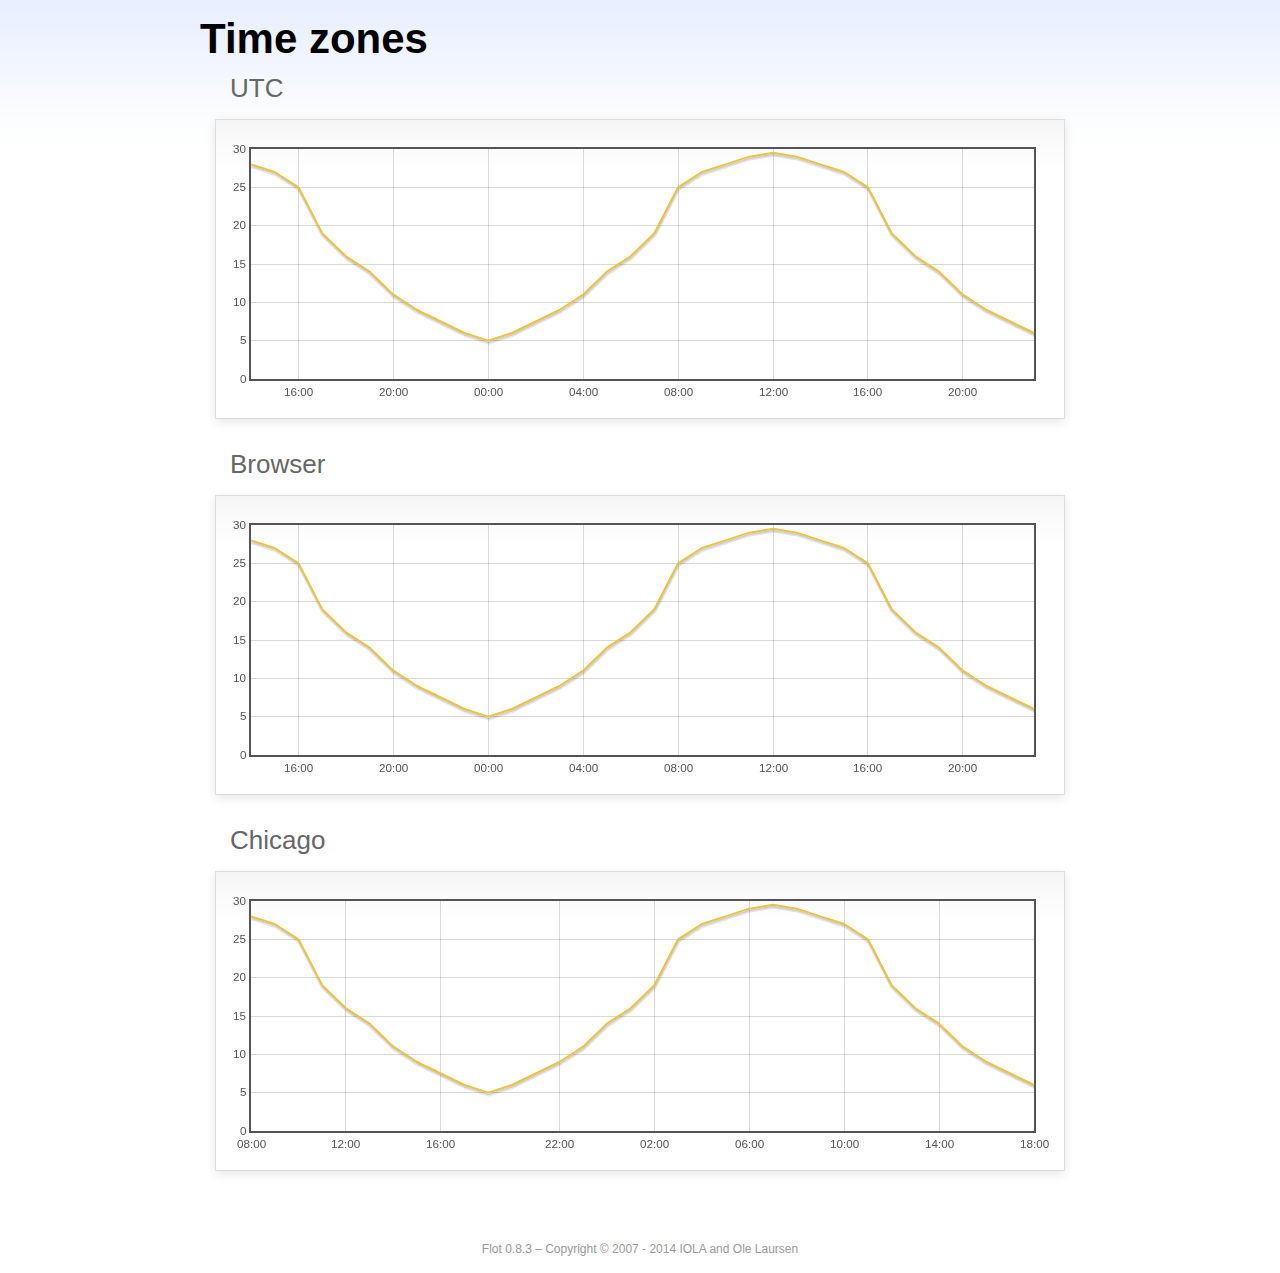
<file: vendor/flot/examples/axes-time-zones/index.html>
<!DOCTYPE html PUBLIC "-//W3C//DTD HTML 4.01//EN" "http://www.w3.org/TR/html4/strict.dtd">
<html>
<head>
	<meta http-equiv="Content-Type" content="text/html; charset=utf-8">
	<title>Flot Examples: Time zones</title>
	<link href="../examples.css" rel="stylesheet" type="text/css">
	<!--[if lte IE 8]><script language="javascript" type="text/javascript" src="../../excanvas.min.js"></script><![endif]-->
	<script language="javascript" type="text/javascript" src="../../jquery.js"></script>
	<script language="javascript" type="text/javascript" src="../../jquery.flot.js"></script>
	<script language="javascript" type="text/javascript" src="../../jquery.flot.time.js"></script>
	<script language="javascript" type="text/javascript" src="date.js"></script>
	<script type="text/javascript">

	$(function() {

		timezoneJS.timezone.zoneFileBasePath = "tz";
		timezoneJS.timezone.defaultZoneFile = [];
		timezoneJS.timezone.init({async: false});

		var d = [
			[Date.UTC(2011, 2, 12, 14, 0, 0), 28],
			[Date.UTC(2011, 2, 12, 15, 0, 0), 27],
			[Date.UTC(2011, 2, 12, 16, 0, 0), 25],
			[Date.UTC(2011, 2, 12, 17, 0, 0), 19],
			[Date.UTC(2011, 2, 12, 18, 0, 0), 16],
			[Date.UTC(2011, 2, 12, 19, 0, 0), 14],
			[Date.UTC(2011, 2, 12, 20, 0, 0), 11],
			[Date.UTC(2011, 2, 12, 21, 0, 0), 9],
			[Date.UTC(2011, 2, 12, 22, 0, 0), 7.5],
			[Date.UTC(2011, 2, 12, 23, 0, 0), 6],
			[Date.UTC(2011, 2, 13, 0, 0, 0), 5],
			[Date.UTC(2011, 2, 13, 1, 0, 0), 6],
			[Date.UTC(2011, 2, 13, 2, 0, 0), 7.5],
			[Date.UTC(2011, 2, 13, 3, 0, 0), 9],
			[Date.UTC(2011, 2, 13, 4, 0, 0), 11],
			[Date.UTC(2011, 2, 13, 5, 0, 0), 14],
			[Date.UTC(2011, 2, 13, 6, 0, 0), 16],
			[Date.UTC(2011, 2, 13, 7, 0, 0), 19],
			[Date.UTC(2011, 2, 13, 8, 0, 0), 25],
			[Date.UTC(2011, 2, 13, 9, 0, 0), 27],
			[Date.UTC(2011, 2, 13, 10, 0, 0), 28],
			[Date.UTC(2011, 2, 13, 11, 0, 0), 29],
			[Date.UTC(2011, 2, 13, 12, 0, 0), 29.5],
			[Date.UTC(2011, 2, 13, 13, 0, 0), 29],
			[Date.UTC(2011, 2, 13, 14, 0, 0), 28],
			[Date.UTC(2011, 2, 13, 15, 0, 0), 27],
			[Date.UTC(2011, 2, 13, 16, 0, 0), 25],
			[Date.UTC(2011, 2, 13, 17, 0, 0), 19],
			[Date.UTC(2011, 2, 13, 18, 0, 0), 16],
			[Date.UTC(2011, 2, 13, 19, 0, 0), 14],
			[Date.UTC(2011, 2, 13, 20, 0, 0), 11],
			[Date.UTC(2011, 2, 13, 21, 0, 0), 9],
			[Date.UTC(2011, 2, 13, 22, 0, 0), 7.5],
			[Date.UTC(2011, 2, 13, 23, 0, 0), 6]
		];

		var plot = $.plot("#placeholderUTC", [d], {
			xaxis: {
				mode: "time"
			}
		});

		var plot = $.plot("#placeholderLocal", [d], {
			xaxis: {
				mode: "time",
				timezone: "browser"
			}
		});

		var plot = $.plot("#placeholderChicago", [d], {
			xaxis: {
				mode: "time",
				timezone: "America/Chicago"
			}
		});

		// Add the Flot version string to the footer

		$("#footer").prepend("Flot " + $.plot.version + " &ndash; ");
	});

	</script>
</head>
<body>

	<div id="header">
		<h2>Time zones</h2>
	</div>

	<div id="content">

		<h3>UTC</h3>
		<div class="demo-container" style="height: 300px;">
			<div id="placeholderUTC" class="demo-placeholder"></div>
		</div>

		<h3>Browser</h3>
		<div class="demo-container" style="height: 300px;">
			<div id="placeholderLocal" class="demo-placeholder"></div>
		</div>

		<h3>Chicago</h3>
		<div class="demo-container" style="height: 300px;">
			<div id="placeholderChicago" class="demo-placeholder"></div>
		</div>

	</div>

	<div id="footer">
		Copyright &copy; 2007 - 2014 IOLA and Ole Laursen
	</div>

</body>
</html>
</file>
<file: fonts/pe-icon-7-stroke/css/pe-icon-7-stroke.css>
@font-face {
	font-family: 'Pe-icon-7-stroke';
	src:url('../fonts/Pe-icon-7-stroke.eot?d7yf1v');
	src:url('../fonts/Pe-icon-7-stroke.eot?#iefixd7yf1v') format('embedded-opentype'),
		url('../fonts/Pe-icon-7-stroke.woff?d7yf1v') format('woff'),
		url('../fonts/Pe-icon-7-stroke.ttf?d7yf1v') format('truetype'),
		url('../fonts/Pe-icon-7-stroke.svg?d7yf1v#Pe-icon-7-stroke') format('svg');
	font-weight: normal;
	font-style: normal;
}

[class^="pe-7s-"], [class*=" pe-7s-"] {
	display: inline-block;
	font-family: 'Pe-icon-7-stroke';
	speak: none;
	font-style: normal;
	font-weight: normal;
	font-variant: normal;
	text-transform: none;
	line-height: 1;

	/* Better Font Rendering =========== */
	-webkit-font-smoothing: antialiased;
	-moz-osx-font-smoothing: grayscale;
}

.pe-7s-album:before {
	content: "\e6aa";
}
.pe-7s-arc:before {
	content: "\e6ab";
}
.pe-7s-back-2:before {
	content: "\e6ac";
}
.pe-7s-bandaid:before {
	content: "\e6ad";
}
.pe-7s-car:before {
	content: "\e6ae";
}
.pe-7s-diamond:before {
	content: "\e6af";
}
.pe-7s-door-lock:before {
	content: "\e6b0";
}
.pe-7s-eyedropper:before {
	content: "\e6b1";
}
.pe-7s-female:before {
	content: "\e6b2";
}
.pe-7s-gym:before {
	content: "\e6b3";
}
.pe-7s-hammer:before {
	content: "\e6b4";
}
.pe-7s-headphones:before {
	content: "\e6b5";
}
.pe-7s-helm:before {
	content: "\e6b6";
}
.pe-7s-hourglass:before {
	content: "\e6b7";
}
.pe-7s-leaf:before {
	content: "\e6b8";
}
.pe-7s-magic-wand:before {
	content: "\e6b9";
}
.pe-7s-male:before {
	content: "\e6ba";
}
.pe-7s-map-2:before {
	content: "\e6bb";
}
.pe-7s-next-2:before {
	content: "\e6bc";
}
.pe-7s-paint-bucket:before {
	content: "\e6bd";
}
.pe-7s-pendrive:before {
	content: "\e6be";
}
.pe-7s-photo:before {
	content: "\e6bf";
}
.pe-7s-piggy:before {
	content: "\e6c0";
}
.pe-7s-plugin:before {
	content: "\e6c1";
}
.pe-7s-refresh-2:before {
	content: "\e6c2";
}
.pe-7s-rocket:before {
	content: "\e6c3";
}
.pe-7s-settings:before {
	content: "\e6c4";
}
.pe-7s-shield:before {
	content: "\e6c5";
}
.pe-7s-smile:before {
	content: "\e6c6";
}
.pe-7s-usb:before {
	content: "\e6c7";
}
.pe-7s-vector:before {
	content: "\e6c8";
}
.pe-7s-wine:before {
	content: "\e6c9";
}
.pe-7s-cloud-upload:before {
	content: "\e68a";
}
.pe-7s-cash:before {
	content: "\e68c";
}
.pe-7s-close:before {
	content: "\e680";
}
.pe-7s-bluetooth:before {
	content: "\e68d";
}
.pe-7s-cloud-download:before {
	content: "\e68b";
}
.pe-7s-way:before {
	content: "\e68e";
}
.pe-7s-close-circle:before {
	content: "\e681";
}
.pe-7s-id:before {
	content: "\e68f";
}
.pe-7s-angle-up:before {
	content: "\e682";
}
.pe-7s-wristwatch:before {
	content: "\e690";
}
.pe-7s-angle-up-circle:before {
	content: "\e683";
}
.pe-7s-world:before {
	content: "\e691";
}
.pe-7s-angle-right:before {
	content: "\e684";
}
.pe-7s-volume:before {
	content: "\e692";
}
.pe-7s-angle-right-circle:before {
	content: "\e685";
}
.pe-7s-users:before {
	content: "\e693";
}
.pe-7s-angle-left:before {
	content: "\e686";
}
.pe-7s-user-female:before {
	content: "\e694";
}
.pe-7s-angle-left-circle:before {
	content: "\e687";
}
.pe-7s-up-arrow:before {
	content: "\e695";
}
.pe-7s-angle-down:before {
	content: "\e688";
}
.pe-7s-switch:before {
	content: "\e696";
}
.pe-7s-angle-down-circle:before {
	content: "\e689";
}
.pe-7s-scissors:before {
	content: "\e697";
}
.pe-7s-wallet:before {
	content: "\e600";
}
.pe-7s-safe:before {
	content: "\e698";
}
.pe-7s-volume2:before {
	content: "\e601";
}
.pe-7s-volume1:before {
	content: "\e602";
}
.pe-7s-voicemail:before {
	content: "\e603";
}
.pe-7s-video:before {
	content: "\e604";
}
.pe-7s-user:before {
	content: "\e605";
}
.pe-7s-upload:before {
	content: "\e606";
}
.pe-7s-unlock:before {
	content: "\e607";
}
.pe-7s-umbrella:before {
	content: "\e608";
}
.pe-7s-trash:before {
	content: "\e609";
}
.pe-7s-tools:before {
	content: "\e60a";
}
.pe-7s-timer:before {
	content: "\e60b";
}
.pe-7s-ticket:before {
	content: "\e60c";
}
.pe-7s-target:before {
	content: "\e60d";
}
.pe-7s-sun:before {
	content: "\e60e";
}
.pe-7s-study:before {
	content: "\e60f";
}
.pe-7s-stopwatch:before {
	content: "\e610";
}
.pe-7s-star:before {
	content: "\e611";
}
.pe-7s-speaker:before {
	content: "\e612";
}
.pe-7s-signal:before {
	content: "\e613";
}
.pe-7s-shuffle:before {
	content: "\e614";
}
.pe-7s-shopbag:before {
	content: "\e615";
}
.pe-7s-share:before {
	content: "\e616";
}
.pe-7s-server:before {
	content: "\e617";
}
.pe-7s-search:before {
	content: "\e618";
}
.pe-7s-film:before {
	content: "\e6a5";
}
.pe-7s-science:before {
	content: "\e619";
}
.pe-7s-disk:before {
	content: "\e6a6";
}
.pe-7s-ribbon:before {
	content: "\e61a";
}
.pe-7s-repeat:before {
	content: "\e61b";
}
.pe-7s-refresh:before {
	content: "\e61c";
}
.pe-7s-add-user:before {
	content: "\e6a9";
}
.pe-7s-refresh-cloud:before {
	content: "\e61d";
}
.pe-7s-paperclip:before {
	content: "\e69c";
}
.pe-7s-radio:before {
	content: "\e61e";
}
.pe-7s-note2:before {
	content: "\e69d";
}
.pe-7s-print:before {
	content: "\e61f";
}
.pe-7s-network:before {
	content: "\e69e";
}
.pe-7s-prev:before {
	content: "\e620";
}
.pe-7s-mute:before {
	content: "\e69f";
}
.pe-7s-power:before {
	content: "\e621";
}
.pe-7s-medal:before {
	content: "\e6a0";
}
.pe-7s-portfolio:before {
	content: "\e622";
}
.pe-7s-like2:before {
	content: "\e6a1";
}
.pe-7s-plus:before {
	content: "\e623";
}
.pe-7s-left-arrow:before {
	content: "\e6a2";
}
.pe-7s-play:before {
	content: "\e624";
}
.pe-7s-key:before {
	content: "\e6a3";
}
.pe-7s-plane:before {
	content: "\e625";
}
.pe-7s-joy:before {
	content: "\e6a4";
}
.pe-7s-photo-gallery:before {
	content: "\e626";
}
.pe-7s-pin:before {
	content: "\e69b";
}
.pe-7s-phone:before {
	content: "\e627";
}
.pe-7s-plug:before {
	content: "\e69a";
}
.pe-7s-pen:before {
	content: "\e628";
}
.pe-7s-right-arrow:before {
	content: "\e699";
}
.pe-7s-paper-plane:before {
	content: "\e629";
}
.pe-7s-delete-user:before {
	content: "\e6a7";
}
.pe-7s-paint:before {
	content: "\e62a";
}
.pe-7s-bottom-arrow:before {
	content: "\e6a8";
}
.pe-7s-notebook:before {
	content: "\e62b";
}
.pe-7s-note:before {
	content: "\e62c";
}
.pe-7s-next:before {
	content: "\e62d";
}
.pe-7s-news-paper:before {
	content: "\e62e";
}
.pe-7s-musiclist:before {
	content: "\e62f";
}
.pe-7s-music:before {
	content: "\e630";
}
.pe-7s-mouse:before {
	content: "\e631";
}
.pe-7s-more:before {
	content: "\e632";
}
.pe-7s-moon:before {
	content: "\e633";
}
.pe-7s-monitor:before {
	content: "\e634";
}
.pe-7s-micro:before {
	content: "\e635";
}
.pe-7s-menu:before {
	content: "\e636";
}
.pe-7s-map:before {
	content: "\e637";
}
.pe-7s-map-marker:before {
	content: "\e638";
}
.pe-7s-mail:before {
	content: "\e639";
}
.pe-7s-mail-open:before {
	content: "\e63a";
}
.pe-7s-mail-open-file:before {
	content: "\e63b";
}
.pe-7s-magnet:before {
	content: "\e63c";
}
.pe-7s-loop:before {
	content: "\e63d";
}
.pe-7s-look:before {
	content: "\e63e";
}
.pe-7s-lock:before {
	content: "\e63f";
}
.pe-7s-lintern:before {
	content: "\e640";
}
.pe-7s-link:before {
	content: "\e641";
}
.pe-7s-like:before {
	content: "\e642";
}
.pe-7s-light:before {
	content: "\e643";
}
.pe-7s-less:before {
	content: "\e644";
}
.pe-7s-keypad:before {
	content: "\e645";
}
.pe-7s-junk:before {
	content: "\e646";
}
.pe-7s-info:before {
	content: "\e647";
}
.pe-7s-home:before {
	content: "\e648";
}
.pe-7s-help2:before {
	content: "\e649";
}
.pe-7s-help1:before {
	content: "\e64a";
}
.pe-7s-graph3:before {
	content: "\e64b";
}
.pe-7s-graph2:before {
	content: "\e64c";
}
.pe-7s-graph1:before {
	content: "\e64d";
}
.pe-7s-graph:before {
	content: "\e64e";
}
.pe-7s-global:before {
	content: "\e64f";
}
.pe-7s-gleam:before {
	content: "\e650";
}
.pe-7s-glasses:before {
	content: "\e651";
}
.pe-7s-gift:before {
	content: "\e652";
}
.pe-7s-folder:before {
	content: "\e653";
}
.pe-7s-flag:before {
	content: "\e654";
}
.pe-7s-filter:before {
	content: "\e655";
}
.pe-7s-file:before {
	content: "\e656";
}
.pe-7s-expand1:before {
	content: "\e657";
}
.pe-7s-exapnd2:before {
	content: "\e658";
}
.pe-7s-edit:before {
	content: "\e659";
}
.pe-7s-drop:before {
	content: "\e65a";
}
.pe-7s-drawer:before {
	content: "\e65b";
}
.pe-7s-download:before {
	content: "\e65c";
}
.pe-7s-display2:before {
	content: "\e65d";
}
.pe-7s-display1:before {
	content: "\e65e";
}
.pe-7s-diskette:before {
	content: "\e65f";
}
.pe-7s-date:before {
	content: "\e660";
}
.pe-7s-cup:before {
	content: "\e661";
}
.pe-7s-culture:before {
	content: "\e662";
}
.pe-7s-crop:before {
	content: "\e663";
}
.pe-7s-credit:before {
	content: "\e664";
}
.pe-7s-copy-file:before {
	content: "\e665";
}
.pe-7s-config:before {
	content: "\e666";
}
.pe-7s-compass:before {
	content: "\e667";
}
.pe-7s-comment:before {
	content: "\e668";
}
.pe-7s-coffee:before {
	content: "\e669";
}
.pe-7s-cloud:before {
	content: "\e66a";
}
.pe-7s-clock:before {
	content: "\e66b";
}
.pe-7s-check:before {
	content: "\e66c";
}
.pe-7s-chat:before {
	content: "\e66d";
}
.pe-7s-cart:before {
	content: "\e66e";
}
.pe-7s-camera:before {
	content: "\e66f";
}
.pe-7s-call:before {
	content: "\e670";
}
.pe-7s-calculator:before {
	content: "\e671";
}
.pe-7s-browser:before {
	content: "\e672";
}
.pe-7s-box2:before {
	content: "\e673";
}
.pe-7s-box1:before {
	content: "\e674";
}
.pe-7s-bookmarks:before {
	content: "\e675";
}
.pe-7s-bicycle:before {
	content: "\e676";
}
.pe-7s-bell:before {
	content: "\e677";
}
.pe-7s-battery:before {
	content: "\e678";
}
.pe-7s-ball:before {
	content: "\e679";
}
.pe-7s-back:before {
	content: "\e67a";
}
.pe-7s-attention:before {
	content: "\e67b";
}
.pe-7s-anchor:before {
	content: "\e67c";
}
.pe-7s-albums:before {
	content: "\e67d";
}
.pe-7s-alarm:before {
	content: "\e67e";
}
.pe-7s-airplay:before {
	content: "\e67f";
}
</file>
<file: styles/style.css>
@import url("https://fonts.googleapis.com/css?family=Open+Sans:300,400,600,700");
.h-modal-icon {
    font-size: 66px
}
.inmodal .color-line {
    border-radius: 4px 4px 0 0
}
.modal-content {
    border-radius: 5px;
    border: 0;
    box-shadow: 0 0 1px rgba(0, 0, 0, 0.1), 0 2px 4px rgba(0, 0, 0, 0.2)
}
.modal-backdrop.in {
    opacity: .4
}
.modal-backdrop {
    position: fixed;
    bottom: 0
}
.modal-dialog {
    margin-top: 80px
}
.modal-title {
    font-size: 30px;
    font-weight: 300
}
.modal-header {
    padding: 40px 30px;
    background: #f7f9fa
}
.modal-body {
    padding: 20px 30px
}
.modal-header small {
    color: #9d9fa2
}
.modal-footer {
    background: #f7f9fa
}
.hmodal-info .color-line {
    background: #3498db
}
.hmodal-warning .color-line {
    background: #ffb606
}
.hmodal-success .color-line {
    background: #62cb31
}
.hmodal-danger .color-line {
    background: #c0392b
}
.hmodal-info h4.modal-title {
    color: #3498db
}
.hmodal-warning h4.modal-title {
    color: #ffb606
}
.hmodal-success h4.modal-title {
    color: #62cb31
}
.hmodal-danger h4.modal-title {
    color: #c0392b
}
.progress {
    border-radius: 2px;
    margin-bottom: 10px
}
.progress-bar {
    background-color: #f1f3f6;
    text-align: right;
    padding-right: 10px;
    color: #6a6c6f
}
.progress-small,
.progress-small .progress-bar {
    height: 10px
}
.progress-bar-success {
    border-right: 4px solid #58b62c
}
.progress-bar-info {
    border-right: 4px solid #258cd1
}
.progress-bar-warning {
    border-right: 4px solid #eba600
}
.progress-bar-danger {
    border-right: 4px solid #e43725
}
.full .progress-bar-success {
    background-color: #62cb31;
    border-right: 4px solid #58b62c
}
.full .progress-bar-info {
    background-color: #3498db;
    border-right: 4px solid #258cd1
}
.full .progress-bar-warning {
    background-color: #ffb606;
    border-right: 4px solid #eba600
}
.full .progress-bar-danger {
    background-color: #e74c3c;
    border-right: 4px solid #e43725
}
.full .progress-bar {
    color: #fff
}
.badge.badge-success {
    background-color: #62cb31
}
.badge.badge-info {
    background-color: #3498db
}
.badge.badge-danger {
    background-color: #e74c3c
}
.badge.badge-warning {
    background-color: #ffb606
}
.badge.badge-primary {
    background-color: #f28e00
}
.checkbox-primary input[type="checkbox"]:checked+label::before {
    background-color: #f28e00;
    border-color: #f28e00
}
.checkbox-primary input[type="checkbox"]:checked+label::after {
    color: #fff
}
.checkbox-danger input[type="checkbox"]:checked+label::before {
    background-color: #e74c3c;
    border-color: #e74c3c
}
.checkbox-danger input[type="checkbox"]:checked+label::after {
    color: #fff
}
.checkbox-info input[type="checkbox"]:checked+label::before {
    background-color: #3498db;
    border-color: #3498db
}
.checkbox-info input[type="checkbox"]:checked+label::after {
    color: #fff
}
.checkbox-warning input[type="checkbox"]:checked+label::before {
    background-color: #ffb606;
    border-color: #ffb606
}
.checkbox-warning input[type="checkbox"]:checked+label::after {
    color: #fff
}
.checkbox-success input[type="checkbox"]:checked+label::before {
    background-color: #62cb31;
    border-color: #62cb31
}
.checkbox-success input[type="checkbox"]:checked+label::after {
    color: #fff
}
.radio-primary input[type="radio"]+label::after {
    background-color: #f28e00
}
.radio-primary input[type="radio"]:checked+label::before {
    border-color: #f28e00
}
.radio-primary input[type="radio"]:checked+label::after {
    background-color: #f28e00
}
.radio-danger input[type="radio"]+label::after {
    background-color: #e74c3c
}
.radio-danger input[type="radio"]:checked+label::before {
    border-color: #e74c3c
}
.radio-danger input[type="radio"]:checked+label::after {
    background-color: #e74c3c
}
.radio-info input[type="radio"]+label::after {
    background-color: #3498db
}
.radio-info input[type="radio"]:checked+label::before {
    border-color: #3498db
}
.radio-info input[type="radio"]:checked+label::after {
    background-color: #3498db
}
.radio-warning input[type="radio"]+label::after {
    background-color: #ffb606
}
.radio-warning input[type="radio"]:checked+label::before {
    border-color: #ffb606
}
.radio-warning input[type="radio"]:checked+label::after {
    background-color: #ffb606
}
.radio-success input[type="radio"]+label::after {
    background-color: #62cb31
}
.radio-success input[type="radio"]:checked+label::before {
    border-color: #62cb31
}
.radio-success input[type="radio"]:checked+label::after {
    background-color: #62cb31
}
.checkbox input:hover,
.radio input:hover {
    cursor: pointer
}
.has-warning .form-control,
.has-error .form-control,
.has-success .form-control {
    -webkit-box-shadow: none;
    -moz-box-shadow: none;
    box-shadow: none
}
.has-error .form-control {
    border-color: #d62c1a!important
}
.has-warning .form-control {
    border-color: #d29400!important
}
.has-success .form-control {
    border-color: #4ea227!important
}
.has-error .help-block,
.has-error .control-label,
.has-error .radio,
.has-error .checkbox,
.has-error .radio-inline,
.has-error .checkbox-inline,
.has-error.radio label,
.has-error.checkbox label,
.has-error.radio-inline label,
.has-error.checkbox-inline label {
    color: #d62c1a
}
.has-warning .help-block,
.has-warning .control-label,
.has-warning .radio,
.has-warning .checkbox,
.has-warning .radio-inline,
.has-warning .checkbox-inline,
.has-warning.radio label,
.has-warning.checkbox label,
.has-warning.radio-inline label,
.has-warning.checkbox-inline label {
    color: #d29400
}
.has-success .help-block,
.has-success .control-label,
.has-success .radio,
.has-success .checkbox,
.has-success .radio-inline,
.has-success .checkbox-inline,
.has-success.radio label,
.has-success.checkbox label,
.has-success.radio-inline label,
.has-success.checkbox-inline label {
    color: #4ea227
}
.spinner {
    margin: 20px auto;
    width: 60px;
    height: 50px;
    text-align: center;
    font-size: 15px
}
.spinner>div {
    background-color: #62cb31;
    height: 100%;
    width: 8px;
    display: inline-block;
    -webkit-animation: sk-stretchdelay 1.2s infinite ease-in-out;
    animation: sk-stretchdelay 1.2s infinite ease-in-out
}
.spinner .rect2 {
    -webkit-animation-delay: -1.1s;
    animation-delay: -1.1s
}
.spinner .rect3 {
    -webkit-animation-delay: -1s;
    animation-delay: -1s
}
.spinner .rect4 {
    -webkit-animation-delay: -0.9s;
    animation-delay: -0.9s
}
.spinner .rect5 {
    -webkit-animation-delay: -0.8s;
    animation-delay: -0.8s
}
@-webkit-keyframes sk-stretchdelay {
    0%, 40%, 100% {
        -webkit-transform: scaleY(0.4)
    }
    20% {
        -webkit-transform: scaleY(1)
    }
}
@keyframes sk-stretchdelay {
    0%, 40%, 100% {
        transform: scaleY(0.4);
        -webkit-transform: scaleY(0.4)
    }
    20% {
        transform: scaleY(1);
        -webkit-transform: scaleY(1)
    }
}
.splash {
    position: fixed;
    z-index: 2000;
    background: white;
    color: gray;
    top: 0;
    bottom: 0;
    left: 0;
    right: 0;
    display: none
}
.splash-title {
    text-align: center;
    max-width: 500px;
    margin: 15% auto;
    padding: 20px
}
.splash-title h1 {
    font-size: 26px
}
.vertical-container {
    width: 98%;
    margin: 0 auto
}
.vertical-container::after {
    content: '';
    display: table;
    clear: both
}
.v-timeline {
    position: relative;
    padding: 0;
    margin-top: 2em;
    margin-bottom: 2em
}
.v-timeline::before {
    content: '';
    position: absolute;
    top: 0;
    left: 18px;
    height: 100%;
    width: 4px;
    background: #e8ebf0
}
.vertical-timeline-content .btn {
    float: right
}
.vertical-timeline-block {
    position: relative;
    margin: 2em 0
}
.vertical-timeline-block:after {
    content: "";
    display: table;
    clear: both
}
.vertical-timeline-block:first-child {
    margin-top: 0
}
.vertical-timeline-block:last-child {
    margin-bottom: 0
}
.vertical-timeline-icon {
    position: absolute;
    top: 0;
    left: 0;
    width: 40px;
    height: 40px;
    border-radius: 50%;
    font-size: 16px;
    border: 1px solid #eaeaea;
    text-align: center;
    background: #fff
}
.vertical-timeline-icon i {
    display: block;
    width: 24px;
    height: 24px;
    position: relative;
    left: 50%;
    top: 50%;
    margin-left: -12px;
    margin-top: -9px
}
.vertical-timeline-content {
    position: relative;
    margin-left: 60px;
    background: white;
    border-radius: .25em;
    border: 1px solid #eaeaea
}
.vertical-timeline-content:after {
    content: "";
    display: table;
    clear: both
}
.vertical-timeline-content h2 {
    font-weight: 400;
    margin-top: 4px
}
.vertical-timeline-content p {
    margin: 1em 0 0 0;
    line-height: 1.6
}
.vertical-timeline-content .vertical-date {
    font-weight: 500;
    text-align: right;
    font-size: 13px
}
.vertical-date small {
    color: #62cb31;
    font-weight: 400
}
.vertical-timeline-content:after,
.vertical-timeline-content:before {
    right: 100%;
    top: 20px;
    border: solid transparent;
    content: " ";
    height: 0;
    width: 0;
    position: absolute;
    pointer-events: none
}
.vertical-timeline-content:after {
    border-color: transparent;
    border-right-color: #fff;
    border-width: 10px;
    margin-top: -10px
}
.vertical-timeline-content:before {
    border-color: transparent;
    border-right-color: #eaeaea;
    border-width: 11px;
    margin-top: -11px
}
@media only screen and (min-width: 768px) {
    .vertical-timeline-content h2 {
        font-size: 18px
    }
    .vertical-timeline-content p {
        font-size: 13px
    }
}
.dropdown-menu.hdropdown {
    padding: 0;
    z-index: 1060
}
.dropdown-menu.hdropdown .title {
    padding: 12px 12px;
    text-align: center;
    border-bottom: 1px solid #eaeaea
}
.dropdown-menu.hdropdown li {
    padding: 6px 12px;
    text-align: left;
    background: #fafbfc;
    border-bottom: 1px solid #eaeaea
}
.dropdown-menu.filedropdown li {
    padding: 6px 6px;
    text-align: left;
    background: #fafbfc;
    border-bottom: 1px solid #eaeaea
}
.dropdown-menu.filedropdown li i {
    margin-right: 10px
}
.dropdown-menu.hdropdown.notification li {
    padding: 12px 12px
}
.dropdown-menu.hdropdown.notification li .label {
    margin-right: 10px
}
.dropdown-menu.hdropdown li>a:hover,
.dropdown-menu.filedropdown li>a:hover {
    background: inherit
}
.dropdown-menu.hdropdown li:hover,
.dropdown-menu.filedropdown li:hover {
    background: #f1f3f6
}
.dropdown-menu.hdropdown li.summary {
    padding: 6px 12px;
    text-align: center;
    background: #fff
}
.navbar-nav>li>a:hover,
.navbar-nav>li>a:focus,
.navbar-nav .open>a,
.navbar-nav .open>a:hover,
.navbar-nav .open>a:focus {
    color: inherit;
    background: #f7f8fa;
    border-bottom: 1px solid #eaeaea
}
.color-demo .header-line {
    height: 118px
}
.color-demo .header-line:after {
    display: block;
    position: absolute;
    top: 0;
    background: rgba(0, 0, 0, 0.2);
    content: '';
    height: 10px;
    width: 100%
}
.header-line.extreme-color {
    width: 20%
}
.header-line {
    height: 6px;
    width: 10%;
    float: left;
    margin: 0;
    position: relative
}
.header-line div {
    position: absolute;
    top: 70px;
    left: 15px;
    font-weight: 600;
    color: #fff
}
.header-line div span {
    font-weight: 400;
    display: block;
    font-size: 12px;
    color: rgba(255, 255, 255, 0.6)
}
.btn {
    border-radius: 3px
}
.float-e-margins .btn {
    margin-bottom: 5px
}
.btn-primary.btn-outline {
    color: #f28e00
}
.btn-primary2.btn-outline {
    color: #3f3f40
}
.btn-success.btn-outline {
    color: #62cb31
}
.btn-info.btn-outline {
    color: #3498db
}
.btn-warning.btn-outline {
    color: #ffb606
}
.btn-warning2.btn-outline {
    color: #9b59b6
}
.btn-danger.btn-outline {
    color: #e74c3c
}
.btn-danger2.btn-outline {
    color: #c0392b
}
.btn-primary.btn-outline:hover,
.btn-success.btn-outline:hover,
.btn-info.btn-outline:hover,
.btn-warning.btn-outline:hover,
.btn-danger.btn-outline:hover {
    color: #fff
}
.btn-primary {
    background-color: #f28e00;
    border-color: #f28e00;
    color: #fff
}
.btn-primary:hover,
.btn-primary:focus,
.btn-primary:active,
.btn-primary.active,
.open .dropdown-toggle.btn-primary {
    background-color: #faab55;
    border-color: #faab55;
    color: #fff
}
.btn-primary:active,
.btn-primary.active,
.open .dropdown-toggle.btn-primary {
    background-image: none
}
.btn-primary.disabled,
.btn-primary.disabled:hover,
.btn-primary.disabled:focus,
.btn-primary.disabled:active,
.btn-primary.disabled.active,
.btn-primary[disabled],
.btn-primary[disabled]:hover,
.btn-primary[disabled]:focus,
.btn-primary[disabled]:active,
.btn-primary.active[disabled],
fieldset[disabled] .btn-primary,
fieldset[disabled] .btn-primary:hover,
fieldset[disabled] .btn-primary:focus,
fieldset[disabled] .btn-primary:active,
fieldset[disabled] .btn-primary.active {
    background-color: #293a4a;
    border-color: #293a4a
}
.btn-primary2 {
    background-color: #3f3f40;
    border-color: #3f3f40;
    color: #fff
}
.btn-primary2:hover,
.btn-primary2:focus,
.btn-primary2:active,
.btn-primary2.active,
.open .dropdown-toggle.btn-primary2 {
    background-color: #727376;
    border-color: #727376;
    color: #fff
}
.btn-primary2:active,
.btn-primary2.active,
.open .dropdown-toggle.btn-primary2 {
    background-image: none
}
.btn-primary2.disabled,
.btn-primary2.disabled:hover,
.btn-primary2.disabled:focus,
.btn-primary2.disabled:active,
.btn-primary2.disabled.active,
.btn-primary2[disabled],
.btn-primary2[disabled]:hover,
.btn-primary2[disabled]:focus,
.btn-primary2[disabled]:active,
.btn-primary2.active[disabled],
fieldset[disabled] .btn-primary2,
fieldset[disabled] .btn-primary2:hover,
fieldset[disabled] .btn-primary2:focus,
fieldset[disabled] .btn-primary2:active,
fieldset[disabled] .btn-primary2.active {
    background-color: #727376;
    border-color: #727376;
}
.btn-success {
    background-color: #62cb31;
    border-color: #62cb31;
    color: #fff
}
.btn-success:hover,
.btn-success:focus,
.btn-success:active,
.btn-success.active,
.open .dropdown-toggle.btn-success {
    background-color: #74d348;
    border-color: #74d348;
    color: #fff
}
.btn-success:active,
.btn-success.active,
.open .dropdown-toggle.btn-success {
    background-image: none
}
.btn-success.disabled,
.btn-success.disabled:hover,
.btn-success.disabled:focus,
.btn-success.disabled:active,
.btn-success.disabled.active,
.btn-success[disabled],
.btn-success[disabled]:hover,
.btn-success[disabled]:focus,
.btn-success[disabled]:active,
.btn-success.active[disabled],
fieldset[disabled] .btn-success,
fieldset[disabled] .btn-success:hover,
fieldset[disabled] .btn-success:focus,
fieldset[disabled] .btn-success:active,
fieldset[disabled] .btn-success.active {
    background-color: #56b22b;
    border-color: #56b22b
}
.btn-info {
    background-color: #3498db;
    border-color: #3498db;
    color: #fff
}
.btn-info:hover,
.btn-info:focus,
.btn-info:active,
.btn-info.active,
.open .dropdown-toggle.btn-info {
    background-color: #4ea5e0;
    border-color: #4ea5e0;
    color: #fff
}
.btn-info:active,
.btn-info.active,
.open .dropdown-toggle.btn-info {
    background-image: none
}
.btn-info.disabled,
.btn-info.disabled:hover,
.btn-info.disabled:focus,
.btn-info.disabled:active,
.btn-info.disabled.active,
.btn-info[disabled],
.btn-info[disabled]:hover,
.btn-info[disabled]:focus,
.btn-info[disabled]:active,
.btn-info.active[disabled],
fieldset[disabled] .btn-info,
fieldset[disabled] .btn-info:hover,
fieldset[disabled] .btn-info:focus,
fieldset[disabled] .btn-info:active,
fieldset[disabled] .btn-info.active {
    background-color: #2489cc;
    border-color: #2489cc
}
.btn-default {
    background-color: #fff;
    border-color: #eaeaea;
    color: #6a6c6f
}
.btn-default:hover,
.btn-default:focus,
.btn-default:active,
.btn-default.active,
.open .dropdown-toggle.btn-default {
    background-color: #fff;
    border-color: #e0e0e0;
    color: #606265
}
.btn-default:active,
.btn-default.active,
.open .dropdown-toggle.btn-default {
    background-image: none
}
.btn-default.disabled,
.btn-default.disabled:hover,
.btn-default.disabled:focus,
.btn-default.disabled:active,
.btn-default.disabled.active,
.btn-default[disabled],
.btn-default[disabled]:hover,
.btn-default[disabled]:focus,
.btn-default[disabled]:active,
.btn-default.active[disabled],
fieldset[disabled] .btn-default,
fieldset[disabled] .btn-default:hover,
fieldset[disabled] .btn-default:focus,
fieldset[disabled] .btn-default:active,
fieldset[disabled] .btn-default.active {
    background-color: #e4ebee;
    border-color: #e4ebee
}
.btn-warning {
    background-color: #ffb606;
    border-color: #ffb606;
    color: #fff
}
.btn-warning:hover,
.btn-warning:focus,
.btn-warning:active,
.btn-warning.active,
.open .dropdown-toggle.btn-warning {
    background-color: #ffbf25;
    border-color: #ffbf25;
    color: #fff
}
.btn-warning:active,
.btn-warning.active,
.open .dropdown-toggle.btn-warning {
    background-image: none
}
.btn-warning.disabled,
.btn-warning.disabled:hover,
.btn-warning.disabled:focus,
.btn-warning.disabled:active,
.btn-warning.disabled.active,
.btn-warning[disabled],
.btn-warning[disabled]:hover,
.btn-warning[disabled]:focus,
.btn-warning[disabled]:active,
.btn-warning.active[disabled],
fieldset[disabled] .btn-warning,
fieldset[disabled] .btn-warning:hover,
fieldset[disabled] .btn-warning:focus,
fieldset[disabled] .btn-warning:active,
fieldset[disabled] .btn-warning.active {
    background-color: #e6a300;
    border-color: #e6a300
}
.btn-warning2 {
    background-color: #9b59b6;
    border-color: #9b59b6;
    color: #fff
}
.btn-warning2:hover,
.btn-warning2:focus,
.btn-warning2:active,
.btn-warning2.active,
.open .dropdown-toggle.btn-warning2 {
    background-color: #BD85D3;
    border-color: #BD85D3;
    color: #fff
}
.btn-warning2:active,
.btn-warning2.active,
.open .dropdown-toggle.btn-warning2 {
    background-image: none
}
.btn-warning2.disabled,
.btn-warning2.disabled:hover,
.btn-warning2.disabled:focus,
.btn-warning2.disabled:active,
.btn-warning2.disabled.active,
.btn-warning2[disabled],
.btn-warning2[disabled]:hover,
.btn-warning2[disabled]:focus,
.btn-warning2[disabled]:active,
.btn-warning2.active[disabled],
fieldset[disabled] .btn-warning2,
fieldset[disabled] .btn-warning2:hover,
fieldset[disabled] .btn-warning2:focus,
fieldset[disabled] .btn-warning2:active,
fieldset[disabled] .btn-warning2.active {
    background-color: #BD85D3;
    border-color: #BD85D3;
}
.btn-danger {
    background-color: #e74c3c;
    border-color: #e74c3c;
    color: #fff
}
.btn-danger:hover,
.btn-danger:focus,
.btn-danger:active,
.btn-danger.active,
.open .dropdown-toggle.btn-danger {
    background-color: #ea6557;
    border-color: #ea6557;
    color: #fff
}
.btn-danger:active,
.btn-danger.active,
.open .dropdown-toggle.btn-danger {
    background-image: none
}
.btn-danger.disabled,
.btn-danger.disabled:hover,
.btn-danger.disabled:focus,
.btn-danger.disabled:active,
.btn-danger.disabled.active,
.btn-danger[disabled],
.btn-danger[disabled]:hover,
.btn-danger[disabled]:focus,
.btn-danger[disabled]:active,
.btn-danger.active[disabled],
fieldset[disabled] .btn-danger,
fieldset[disabled] .btn-danger:hover,
fieldset[disabled] .btn-danger:focus,
fieldset[disabled] .btn-danger:active,
fieldset[disabled] .btn-danger.active {
    background-color: #e43321;
    border-color: #e43321
}
.btn-danger2 {
    background-color: #c0392b;
    border-color: #c0392b;
    color: #fff
}
.btn-danger2:hover,
.btn-danger2:focus,
.btn-danger2:active,
.btn-danger2.active,
.open .dropdown-toggle.btn-danger2 {
    background-color: #d24637;
    border-color: #d24637;
    color: #fff
}
.btn-danger2:active,
.btn-danger2.active,
.open .dropdown-toggle.btn-danger2 {
    background-image: none
}
.btn-danger2.disabled,
.btn-danger2.disabled:hover,
.btn-danger2.disabled:focus,
.btn-danger2.disabled:active,
.btn-danger2.disabled.active,
.btn-danger2[disabled],
.btn-danger2[disabled]:hover,
.btn-danger2[disabled]:focus,
.btn-danger2[disabled]:active,
.btn-danger2.active[disabled],
fieldset[disabled] .btn-danger2,
fieldset[disabled] .btn-danger2:hover,
fieldset[disabled] .btn-danger2:focus,
fieldset[disabled] .btn-danger2:active,
fieldset[disabled] .btn-danger2.active {
    background-color: #a73225;
    border-color: #a73225
}
.btn-link {
    color: inherit
}
.btn-link:hover,
.btn-link:focus,
.btn-link:active,
.btn-link.active,
.open .dropdown-toggle.btn-link {
    color: #6a6c6f
}
.btn-link:active,
.btn-link.active,
.open .dropdown-toggle.btn-link {
    background-image: none
}
.btn-link.disabled,
.btn-link.disabled:hover,
.btn-link.disabled:focus,
.btn-link.disabled:active,
.btn-link.disabled.active,
.btn-link[disabled],
.btn-link[disabled]:hover,
.btn-link[disabled]:focus,
.btn-link[disabled]:active,
.btn-link.active[disabled],
fieldset[disabled] .btn-link,
fieldset[disabled] .btn-link:hover,
fieldset[disabled] .btn-link:focus,
fieldset[disabled] .btn-link:active,
fieldset[disabled] .btn-link.active {
    color: #9d9fa2
}
.btn-outline {
    color: inherit;
    background-color: transparent;
    transition: all .5s
}
.btn-xs {
    border-radius: 3px;
    font-size: 11px;
    line-height: 1.5;
    padding: 1px 7px
}
.btn-circle {
    width: 30px;
    height: 30px;
    padding: 6px 0;
    border-radius: 15px;
    text-align: center;
    font-size: 12px;
    line-height: 1.428571429
}
.btn-circle.btn-xs {
    width: 20px;
    height: 20px;
    padding: 4px 8px;
    border-radius: 25px;
    font-size: 10px;
    line-height: 1
}
.btn-circle.btn-lg {
    width: 50px;
    height: 50px;
    padding: 10px 16px;
    border-radius: 25px;
    font-size: 18px;
    line-height: 1.33
}
.btn-circle.btn-xl {
    width: 70px;
    height: 70px;
    padding: 10px 16px;
    border-radius: 35px;
    font-size: 24px;
    line-height: 1.33
}
.list .list-item-container {
    float: left
}
.list-item-container div:first-child {
    border-top: 0
}
.list .list-item .list-item-content p {
    margin-bottom: 3px;
    margin-top: 0
}
.list .list-item-date {
    color: #aaa;
    font-size: 10px;
    text-align: center
}
.list .list-item {
    float: left;
    overflow-x: hidden;
    position: relative;
    width: 100%;
    padding-top: 10px;
    margin-top: 10px;
    border-top: 1px solid #eaeaea
}
.list .list-item-container-small {
    min-width: 80px;
    text-align: center
}
.list .list-item .list-item-content .list-item-right {
    height: 100%;
    padding: 0 10px;
    position: absolute;
    right: 0;
    top: 0
}
.list .list-item .list-item-content h1,
.list .list-item .list-item-content h2,
.list .list-item .list-item-content h3,
.list .list-item .list-item-content h4,
.list .list-item .list-item-content h5,
.list .list-item .list-item-content h6,
.list .list-item .list-item-content .list-item-title {
    font-size: 12px;
    font-weight: 600;
    line-height: 20px;
    margin: 0
}
a.list-group-item.active,
a.list-group-item.active:hover,
a.list-group-item.active:focus {
    background-color: #f28e00;
    border-color: #f28e00;
    color: #fff!important
}
.list-group-item-heading {
    margin-top: 10px
}
.list-group-item-text {
    margin: 0 0 10px;
    color: inherit;
    line-height: inherit
}
.list-group-item {
    background-color: inherit;
    border: 1px solid #eaeaea;
    display: block;
    margin-bottom: -1px;
    padding: 10px 15px;
    position: relative
}
.no-padding .list-group-item {
    border-left: none;
    border-right: 0;
    border-bottom: 0
}
.no-padding .list-group-item:first-child {
    border-left: none;
    border-right: 0;
    border-bottom: 0;
    border-top: 0
}
.no-padding .list-group {
    margin-bottom: 0
}
.hpanel>.panel-heading {
    color: inherit;
    font-weight: 600;
    padding: 10px 4px;
    transition: all .3s;
    border: 1px solid transparent
}
.hpanel .hbuilt.panel-heading {
    border-bottom: 0
}
.hpanel>.panel-footer,
.hpanel>.panel-section {
    color: inherit;
    border: 1px solid #eaeaea;
    border-top: 0;
    font-size: 90%;
    background: #f7f9fa;
    padding: 10px 15px
}
.hpanel.panel-collapse>.panel-heading,
.hpanel .hbuilt {
    background: #fff;
    border-color: #eaeaea;
    border: 1px solid #eaeaea;
    padding: 10px 10px;
    border-radius: 2px
}
.hpanel .panel-body {
    background: #fff;
    border: 1px solid #eaeaea;
    border-radius: 2px;
    padding: 20px;
    position: relative
}
.hpanel.panel-group .panel-body:first-child {
    border-top: 1px solid #eaeaea
}
.hpanel.panel-group .panel-body {
    border-top: 0
}
.panel-collapse .panel-body {
    border: 0
}
.hpanel {
    background-color: none;
    border: 0;
    box-shadow: none;
    margin-bottom: 25px
}
.panel-tools {
    display: inline-block;
    float: right;
    margin-top: 0;
    padding: 0;
    position: relative
}
.hpanel .alert {
    margin-bottom: 0;
    border-radius: 0;
    border: 1px solid #eaeaea;
    border-bottom: 0
}
.panel-tools a {
    margin-left: 5px;
    color: #9d9fa2;
    cursor: pointer
}
.hpanel.hgreen .panel-body {
    border-top: 2px solid #62cb31
}
.hpanel.hblue .panel-body {
    border-top: 2px solid #3498db
}
.hpanel.hyellow .panel-body {
    border-top: 2px solid #ffb606
}
.hpanel.hviolet .panel-body {
    border-top: 2px solid #3f3f40
}
.hpanel.horange .panel-body {
    border-top: 2px solid #9b59b6
}
.hpanel.hred .panel-body {
    border-top: 2px solid #e74c3c
}
.hpanel.hreddeep .panel-body {
    border-top: 2px solid #c0392b
}
.hpanel.hnavyblue .panel-body {
    border-top: 2px solid #f28e00
}
.hpanel.hbggreen .panel-body {
    background: #62cb31;
    color: #fff;
    border: 0
}
.hpanel.hbgblue .panel-body {
    background: #3498db;
    color: #fff;
    border: 0
}
.hpanel.hbgyellow .panel-body {
    background: #ffb606;
    color: #fff;
    border: 0
}
.hpanel.hbgviolet .panel-body {
    background: #3f3f40;
    color: #fff;
    border: 0
}
.hpanel.hbgorange .panel-body {
    background: #9b59b6;
    color: #fff;
    border: 0
}
.hpanel.hbgred .panel-body {
    background: #e74c3c;
    color: #fff;
    border: 0
}
.hpanel.hbgreddeep .panel-body {
    background: #c0392b;
    color: #fff;
    border: 0
}
.hpanel.hbgnavyblue .panel-body {
    background: #f28e00;
    color: #fff;
    border: 0
}
.panel-group .panel-heading {
    background-color: #f7f9fa
}
.small-header .hpanel {
    margin-bottom: 0
}
.small-header {
    padding: 0!important
}
.small-header .panel-body {
    padding: 15px 25px;
    border-right: 0;
    border-left: none;
    border-top: 0;
    border-radius: 0
}
.panel-body h5,
.panel-body h4 {
    font-weight: 600
}
.small-header .panel-body h2 {
    font-size: 14px;
    font-weight: 600;
    text-transform: uppercase;
    margin: 0
}
.small-header .panel-body small {
    color: #838589
}
.hbreadcrumb {
    padding: 2px 0;
    margin-top: 6px;
    margin-bottom: 0;
    list-style: none;
    background-color: #fff;
    font-size: 11px
}
.hbreadcrumb>li {
    display: inline-block
}
.hbreadcrumb>li+li:before {
    padding: 0 5px;
    color: #f28e00
}
.hbreadcrumb>.active {
    color: #9d9fa2
}
.wrapper {
    padding: 10px 20px
}
.hpanel.collapsed .panel-body,
.hpanel.collapsed .panel-footer {
    display: none
}
.hpanel.collapsed .fa.fa-chevron-up:before {
    content: "\f078"
}
.hpanel.collapsed .fa.fa-chevron-down:before {
    content: "\f077"
}
.hpanel.collapsed.panel-collapse .panel-body {
    border-width: 0 1px 1px 1px;
    border-color: #eaeaea;
    border-style: solid
}
.hpanel.collapsed .hbuilt.panel-heading {
    border-bottom: 1px solid #eaeaea
}
body.fullscreen-panel-mode {
    overflow-y: hidden
}
.hpanel.fullscreen {
    z-index: 2030;
    position: fixed;
    top: 0;
    left: 0;
    right: 0;
    bottom: 0;
    overflow: auto;
    margin-bottom: 0
}
.hpanel.fullscreen .showhide {
    display: none
}
.hpanel.fullscreen .panel-body {
    min-height: calc(100% - 77px)
}
.nav-tabs>li.active>a,
.nav-tabs>li.active>a:hover,
.nav-tabs>li.active>a:focus {
    border: 1px solid #eaeaea;
    border-bottom-color: transparent
}
.nav-tabs {
    border-bottom: 1px solid #eaeaea
}
.tab-pane .panel-body {
    border-top: 0
}
.tabs-left .tab-pane .panel-body,
.tabs-right .tab-pane .panel-body {
    border-top: 1px solid #eaeaea
}
.nav-tabs>li a:hover {
    background: transparent;
    border-color: transparent
}
.tabs-below>.nav-tabs,
.tabs-right>.nav-tabs,
.tabs-left>.nav-tabs {
    border-bottom: 0
}
.tabs-left .panel-body {
    position: static
}
.tabs-left>.nav-tabs,
.tabs-right>.nav-tabs {
    width: 20%
}
.tabs-left .panel-body {
    width: 80%;
    margin-left: 20%
}
.tabs-right .panel-body {
    width: 80%;
    margin-right: 20%
}
.tab-content>.tab-pane,
.pill-content>.pill-pane {
    display: none
}
.tab-content>.active,
.pill-content>.active {
    display: block
}
.tabs-below>.nav-tabs {
    border-top: 1px solid #eaeaea
}
.tabs-below>.nav-tabs>li {
    margin-top: -1px;
    margin-bottom: 0
}
.tabs-below>.nav-tabs>li>a {
    -webkit-border-radius: 0 0 4px 4px;
    -moz-border-radius: 0 0 4px 4px;
    border-radius: 0 0 4px 4px
}
.tabs-below>.nav-tabs>li>a:hover,
.tabs-below>.nav-tabs>li>a:focus {
    border-top-color: #eaeaea;
    border-bottom-color: transparent
}
.tabs-left>.nav-tabs>li,
.tabs-right>.nav-tabs>li {
    float: none
}
.tabs-left>.nav-tabs>li>a,
.tabs-right>.nav-tabs>li>a {
    min-width: 74px;
    margin-right: 0;
    margin-bottom: 3px
}
.tabs-left>.nav-tabs {
    float: left;
    margin-right: 19px
}
.tabs-left>.nav-tabs>li>a {
    margin-right: -1px;
    -webkit-border-radius: 4px 0 0 4px;
    -moz-border-radius: 4px 0 0 4px;
    border-radius: 4px 0 0 4px
}
.tabs-left>.nav-tabs .active>a,
.tabs-left>.nav-tabs .active>a:hover,
.tabs-left>.nav-tabs .active>a:focus {
    border-color: #eaeaea transparent #eaeaea #eaeaea;
    *border-right-color: #fff
}
.tabs-right>.nav-tabs {
    float: right;
    margin-left: 19px
}
.tabs-right>.nav-tabs>li>a {
    margin-left: -1px;
    -webkit-border-radius: 0 4px 4px 0;
    -moz-border-radius: 0 4px 4px 0;
    border-radius: 0 4px 4px 0
}
.tabs-right>.nav-tabs>li>a:hover,
.tabs-right>.nav-tabs>li>a:focus {
    border-color: #eee #eee #eee #ddd
}
.tabs-right>.nav-tabs .active>a,
.tabs-right>.nav-tabs .active>a:hover,
.tabs-right>.nav-tabs .active>a:focus {
    border-color: #eaeaea #eaeaea #eaeaea transparent;
    *border-left-color: #fff;
    z-index: 1
}
.tooltip-inner {
    background-color: #f28e00
}
.tooltip.top .tooltip-arrow {
    border-top-color: #f28e00
}
.tooltip.right .tooltip-arrow {
    border-right-color: #f28e00
}
.tooltip.bottom .tooltip-arrow {
    border-bottom-color: #f28e00
}
.tooltip.left .tooltip-arrow {
    border-left-color: #f28e00
}
.stats h4,
h5,
h6 {
    margin: 5px 0
}
.stats-title h4 {
    text-transform: uppercase;
    font-size: 12px;
    font-weight: 600
}
.stats-box div {
    display: inline-block;
    vertical-align: middle
}
.stats-label {
    line-height: 1.2
}
.stats-label small {
    font-size: 80%;
    line-height: .6
}
.stats-box-value {
    background: #fff
}
.stats-box-detail {
    background: #f28e00;
    color: #fff;
    position: relative
}
.plan-box {
    -ms-transform: scale(0.85);
    -webkit-transform: scale(0.85);
    transform: scale(0.85);
    opacity: .7;
    transition: all .2s ease 0s
}
.plan-box.active,
.plan-box:hover {
    -ms-transform: scale(1);
    -webkit-transform: scale(1);
    transform: scale(1);
    opacity: 1
}
.chat-avatar {
    width: 36px;
    height: 36px;
    float: left;
    margin-right: 10px;
    border-radius: 50%
}
.chat-user-name {
    padding: 10px
}
.chat-user {
    padding: 8px 10px;
    border-bottom: 1px solid #e7eaec
}
.chat-user a {
    color: inherit
}
.chat-view {
    z-index: 1070
}
.chat-users,
.chat-statistic {
    margin-left: -30px
}
@media(max-width:992px) {
    .chat-users, .chat-statistic {
        margin-left: 0
    }
}
.chat-view .ibox-content {
    padding: 0
}
.chat-message {
    padding: 10px 20px
}
.message-avatar {
    height: 36px;
    width: 36px;
    border-radius: 50%;
    margin-top: 1px
}
.chat-discussion .chat-message .message-avatar {
    float: left;
    margin-right: 10px
}
.chat-discussion .message {
    background-color: #f7f8fa;
    text-align: left;
    display: block;
    padding: 10px 20px;
    position: relative;
    border-radius: 4px
}
.chat-discussion .chat-message .message-date {
    float: right
}
.chat-discussion .chat-message .message {
    text-align: left;
    margin-left: 55px
}
.message-date {
    font-size: 10px;
    color: #888
}
.message-content {
    display: block
}
.chat-users,
.chat-discussion {
    overflow-y: auto;
    height: 500px
}
.chat-discussion .chat-message.left .message-date {
    float: right
}
.chat-discussion .chat-message.right .message-date {
    float: left
}
.chat-discussion .chat-message.left .message {
    text-align: left;
    margin-left: 55px
}
.chat-discussion .chat-message.right .message {
    text-align: right;
    margin-right: 55px
}
.chat-discussion .chat-message.left .message-avatar {
    float: left;
    margin-right: 10px
}
.chat-discussion .chat-message.right .message-avatar {
    float: right;
    margin-left: 10px
}
.chat-discussion {
    padding: 15px 10px
}
.projects .project-label {
    font-weight: 600
}
.projects .hpanel .panel-body {
    border-bottom: 0
}
.projects .hpanel:last-child .panel-body {
    border-bottom: 1px solid #eaeaea
}
.projects .hpanel:last-child .panel-body {
    border-bottom: 1px solid #eaeaea
}
.projects .hpanel h4 a {
    color: #6a6c6f
}
.projects .project-people img {
    width: 28px;
    height: 28px;
    margin-left: 2px;
    margin-bottom: 4px
}
.projects .project-info {
    text-align: right
}
@media(max-width:768px) {
    .projects .project-info {
        text-align: left
    }
}
.social-board .social-profile img {
    height: 42px;
    width: 42px;
    border-radius: 50%
}
.social-board .social-profile h5 {
    margin-top: 5px;
    margin-bottom: 0
}
.social-board .social-form {
    margin: 10px 0
}
.social-board .social-form input {
    font-size: 12px;
    padding: 2px 12px;
    height: 28px
}
.social-talk .social-profile img {
    height: 32px;
    width: 32px;
    border-radius: 50%
}
.social-talk .text-muted {
    color: #aaacae
}
.social-talk {
    margin-bottom: 10px
}
.social-talk .social-content {
    margin-top: 2px
}
.blog-box p {
    font-size: 12px
}
.blog-box h4 {
    font-weight: bold;
    margin-top: 0
}
.blog-box .panel-heading {
    background: #fff;
    border-top: 1px solid #eaeaea;
    border-left: 1px solid #eaeaea;
    border-right: 1px solid #eaeaea;
    border-radius: 2px;
    padding: 10px 20px;
    position: relative;
    font-weight: 500
}
.blog-box .panel-footer {
    color: #909295
}
.blog-box .panel-heading .media-body {
    line-height: 16px
}
.blog-box .panel-heading .media img {
    width: 32px;
    height: 32px;
    border-radius: 50%
}
.blog-box .panel-heading .media-body h5 {
    margin-top: 0
}
.blog-box .panel-image {
    border-left: 1px solid #eaeaea;
    border-right: 1px solid #eaeaea;
    position: relative
}
.blog-box .panel-image .title {
    position: absolute;
    bottom: 10px;
    padding: 0 20px;
    color: #fff
}
.blog-box .panel-image .title h4 {
    margin-bottom: 0
}
.blog-box .panel-image .title a {
    color: #fff!important
}
.blog-article-box .panel-heading {
    background: #fff;
    border-top: 1px solid #eaeaea;
    border-left: 1px solid #eaeaea;
    border-right: 1px solid #eaeaea;
    border-radius: 2px;
    padding: 80px 10px;
    position: relative;
    font-weight: 500;
    text-align: center
}
.blog-article-box .panel-heading h4 {
    font-size: 32px;
    font-weight: 700;
    color: #515355
}
.blog-article-box .panel-body {
    padding: 50px 70px
}
.blog-article-box .panel-body p {
    font-family: "Times New Roman", Georgia, Serif;
    font-size: 20px;
    line-height: 32px;
    color: #515355
}
@media(max-width:768px) {
    .blog-article-box .panel-body {
        padding: 10px 20px
    }
    .blog-article-box .panel-body p {
        font-family: "Times New Roman", Georgia, Serif;
        font-size: 16px;
        line-height: 28px
    }
    .blog-article-box .panel-heading {
        padding: 20px 20px
    }
}
.forum-box .panel-body {
    border-bottom: 0
}
.forum-box .panel-body:last-child {
    border-bottom: 1px solid #eaeaea
}
.forum-box .forum-heading h4 {
    margin-bottom: 3px;
    font-weight: 600;
    margin-top: 5px;
    display: inline
}
.forum-box .forum-heading .label {
    margin-right: 5px
}
.forum-box .forum-heading .desc {
    color: #909295;
    font-size: 12px
}
.forum-box .panel-heading {
    border: 1px solid #eaeaea;
    border-bottom: 0;
    font-size: 90%;
    background: #f7f9fa;
    padding: 10px 20px
}
.forum-box .forum-info {
    text-align: right;
    line-height: 20px
}
.forum-box .forum-info .number {
    display: block;
    font-weight: 600;
    font-size: 22px;
    margin-top: 5px
}
.forum-box .forum-info span {
    font-size: 12px
}
.forum-box .panel-body .media-image {
    text-align: center;
    margin-right: 10px;
    min-width: 100px
}
.forum-box .panel-body .media img {
    margin-top: 10px;
    width: 42px;
    height: 42px;
    border-radius: 50%;
    margin-bottom: 10px
}
.forum-box .author-info {
    font-size: 12px
}
.forum-box .forum-comments {
    border: 1px solid #eaeaea;
    border-left: none;
    border-right: 0;
    background: #f7f9fa;
    margin-top: 20px;
    padding: 10px 15px
}
.forum-box .forum-comments .media img {
    width: 32px;
    height: 32px;
    border-radius: 50%;
    margin-top: 0;
    margin-bottom: 10px
}
.forum-box .forum-comments form {
    margin-top: 10px
}
@media(max-width:768px) {
    .forum-box .forum-info {
        text-align: left
    }
}
ul.mailbox-list,
ul.h-list {
    list-style: none;
    padding: 0
}
ul.mailbox-list li a,
ul.h-list li a {
    padding: 10px 15px;
    display: block
}
ul.mailbox-list li a i,
ul.h-list li a i {
    margin-right: 6px;
    display: inline-block
}
ul.mailbox-list li.active a,
ul.h-list li.active a {
    background: #f7f9fa;
    border: 1px solid #e4e5e7;
    font-weight: 600;
    border-radius: 1px
}
ul.mailbox-list li:hover a,
ul.h-list li:hover a {
    font-weight: 600
}
.table-mailbox .radio,
.table-mailbox .checkbox {
    margin: 0
}
.table-mailbox .radio label,
.table-mailbox .checkbox label {
    cursor: default
}
.table-mailbox tr.unread td a {
    font-weight: 600
}
.table-mailbox tr td span.label {
    margin-left: 10px
}
.table-mailbox tr:first-child td {
    border-top: 0
}
.table-mailbox tr td:first-child {
    width: 33px;
    padding-right: 0
}
.mailbox-pagination {
    text-align: right
}
@media(max-width:768px) {
    .mailbox-pagination {
        text-align: left
    }
}
.email-compose .note-editor {
    border: 0
}
.email-compose .note-editor .note-editable {
    padding: 15px 25px
}
.email-compose .note-toolbar {
    padding: 5px 15px
}
.note-popover .popover .popover-content>.btn-group,
.note-toolbar>.btn-group {
    margin-bottom: 5px
}
.note-editor .note-toolbar {
    background-color: #f7f9fa
}
.contact-panel h3 {
    margin-bottom: 2px
}
.contact-panel h3 a {
    color: inherit
}
.contact-panel p {
    font-size: 11px;
    line-height: 16px;
    margin-bottom: 0
}
.contact-panel img {
    width: 76px;
    height: 76px
}
.contact-footer {
    padding: 0 15px
}
.contact-stat span {
    font-size: 10px;
    font-weight: 500;
    display: block;
    color: #9d9fa2;
    text-transform: uppercase
}
.contact-stat {
    padding: 8px 0;
    text-align: center
}
.contact-panel:hover .panel-body {
    -webkit-animation-duration: .5s;
    animation-duration: .5s;
    -webkit-animation-fill-mode: both;
    animation-fill-mode: both;
    animation-name: pulse;
    -webkit-animation-name: pulse;
    z-index: 1
}
.hpanel .panel-body.file-body {
    padding: 30px 0;
    text-align: center
}
.file-body i.fa {
    font-size: 56px
}
body.blank {
    background-color: #f1f3f6
}
.login-container {
    max-width: 420px;
    margin: auto;
    padding-top: 6%
}
.register-container {
    max-width: 720px;
    margin: auto;
    padding-top: 6%
}
.lock-container {
    max-width: 420px;
    margin: auto;
    padding-top: 6%
}
.error-container {
    max-width: 620px;
    margin: auto;
    padding-top: 6%
}
.big-icon {
    font-size: 120px
}
.error-container h1 {
    font-size: 44px
}
.back-link {
    float: left;
    width: 100%;
    margin: 10px
}
@media(max-width:420px) {
    .login-container, .lock-container {
        margin: auto 10px
    }
}
@media(max-width:720px) {
    .register-container {
        margin: auto 10px
    }
    .lock-container {
        padding-top: 15%
    }
}
@media(max-width:620px) {
    .error-container {
        margin: auto 10px
    }
}
@media(min-width:991px) {
    #notes {
        display: block;
        height: auto!important;
        visibility: visible
    }
}
#notes .panel-body:first-child {
    border-top: 0
}
.note-content textarea {
    border: 0;
    width: 100%;
    padding: 0;
    min-height: 360px
}
.note-link h5 {
    margin-top: 0
}
.note-link:hover {
    background: #f7f9fa
}
.filter-item {
    margin-bottom: 0
}
.filter-item .panel-body {
    padding: 10px 20px;
    border-bottom: 0
}
.filter-item a {
    color: #6a6c6f
}
.filter-item:last-child {
    border-bottom: 1px solid #eaeaea
}
.filter-item:hover .panel-body,
.filter-item.active .panel-body {
    background: #fafcfd;
    z-index: 100;
    -webkit-box-shadow: 0 2px 3px rgba(0, 0, 0, 0.175);
    -moz-box-shadow: 0 2px 3px rgba(0, 0, 0, 0.175);
    box-shadow: 0 2px 3px rgba(0, 0, 0, 0.175)
}
.filter-item::selection .panel-body {
    background: #fafcfd
}
.filter-item h4 {
    margin-bottom: 5px
}
.sweet-alert button {
    background-color: #f28e00;
    color: white;
    border: 0;
    box-shadow: none;
    font-size: 17px;
    font-weight: 500;
    border-radius: 5px;
    padding: 10px 32px;
    margin: 26px 5px 0 5px;
    cursor: pointer
}
.sweet-alert button:focus {
    outline: 0;
    box-shadow: 0 0 2px rgba(128, 179, 235, 0.5), inset 0 0 0 1px rgba(0, 0, 0, 0.05)
}
.sweet-alert button:hover {
    background-color: #a1d9f2
}
.sweet-alert button:active {
    background-color: #81ccee
}
.sweet-alert button.cancel {
    background-color: #d0d0d0
}
.sweet-alert button.cancel:hover {
    background-color: #c8c8c8
}
.sweet-alert button.cancel:active {
    background-color: #b6b6b6
}
.sweet-alert p {
    font-size: 14px;
    font-weight: 400
}
.sweet-alert h2 {
    font-size: 26px
}
.sweet-alert {
    padding: 25px;
    box-shadow: 0 0 1px rgba(0, 0, 0, 0.1), 0 2px 4px rgba(0, 0, 0, 0.2);
    -webkit-box-shadow: 0 0 1 px rgba(0, 0, 0, 0.1), 0 2 px 4 px rgba(0, 0, 0, 0.2);
    -moz-box-shadow: 0 0 1 px rgba(0, 0, 0, 0.1), 0 2 px 4 px rgba(0, 0, 0, 0.2)
}
.cg-notify-message.homer-notify {
    background: #fff;
    padding: 0;
    box-shadow: 0 0 1px rgba(0, 0, 0, 0.1), 0 2px 4px rgba(0, 0, 0, 0.2);
    -webkit-box-shadow: 0 0 1 px rgba(0, 0, 0, 0.1), 0 2 px 4 px rgba(0, 0, 0, 0.2);
    -moz-box-shadow: 0 0 1 px rgba(0, 0, 0, 0.1), 0 2 px 4 px rgba(0, 0, 0, 0.2);
    border: 0;
    margin-top: 30px;
    color: inherit
}
.homer-notify.alert-warning {
    border-left: 6px solid #ffb606
}
.homer-notify.alert-success {
    border-left: 6px solid #62cb31
}
.homer-notify.alert-danger {
    border-left: 6px solid #c0392b
}
.homer-notify.alert-info {
    border-left: 6px solid #3498db
}
#toast-container.toast-bottom-center>div,
#toast-container.toast-top-center>div {
    margin: 10px auto 0
}
#toast-container>.toast-info,
#toast-container>.toast-error,
#toast-container>.toast-warning,
#toast-container>.toast-success {
    background-image: none
}
#toast-container>div {
    background: #fff;
    padding: 20px;
    color: #6a6c6f;
    box-shadow: 0 0 1px rgba(0, 0, 0, 0.1), 0 2px 4px rgba(0, 0, 0, 0.2);
    opacity: 1
}
#toast-container>div:hover {
    box-shadow: 0 0 1px rgba(0, 0, 0, 0.1), 0 2px 4px rgba(0, 0, 0, 0.2)
}
.toast-close-button {
    color: #000;
    opacity: .2
}
.toast-info {
    background: #fff;
    border-left: 6px solid #3498db
}
.toast-success {
    background: #fff;
    border-left: 6px solid #62cb31
}
.toast-warning {
    background: #fff;
    border-left: 6px solid #ffb606
}
.toast-error {
    background: #fff;
    border-left: 6px solid #e74c3c
}
.toast-progress {
    opacity: .6
}
.toast-info .toast-progress {
    background-color: #3498db
}
.toast-success .toast-progress {
    background-color: #62cb31
}
.toast-warning .toast-progress {
    background-color: #ffb606
}
.toast-error .toast-progress {
    background-color: #e74c3c
}
.tour-backdrop {
    opacity: .5
}
.fc-state-default {
    background-color: #fff;
    background-image: none;
    background-repeat: repeat-x;
    box-shadow: none;
    color: inherit;
    text-shadow: none
}
.fc-state-default {
    border: 1px solid
}
.fc-button {
    color: inherit;
    border: 1px solid #eaeaea;
    cursor: pointer;
    display: inline-block;
    height: 1.9em;
    line-height: 1.9em;
    overflow: hidden;
    padding: 0 .6em;
    position: relative;
    white-space: nowrap
}
.fc-state-active {
    background-color: #f28e00;
    border-color: #f28e00;
    color: #fff
}
.fc-header-title h2 {
    font-size: 16px;
    font-weight: 600;
    color: inherit
}
.fc-content .fc-widget-header,
.fc-content .fc-widget-content {
    border-color: #eaeaea;
    font-weight: normal
}
.fc-border-separate tbody {
    background-color: #f8f8f8
}
.fc-state-highlight {
    background: none repeat scroll 0 0 #f1f3f6
}
.external-event {
    padding: 5px 10px;
    border-radius: 2px;
    cursor: pointer;
    margin-bottom: 5px
}
.fc-ltr .fc-event-hori.fc-event-end,
.fc-rtl .fc-event-hori.fc-event-start {
    border-radius: 2px
}
.fc-event,
.fc-agenda .fc-event-time,
.fc-event a {
    padding: 4px 6px;
    background-color: #f28e00;
    border-color: #f28e00
}
.fc-event-time,
.fc-event-title {
    color: #717171;
    padding: 0 1px
}
.ui-calendar .fc-event-time,
.ui-calendar .fc-event-title {
    color: #fff
}
.fc-view-container .fc-widget-header {
    background: #f7f8fa
}
.fc-widget-header .fc-day-header {
    padding: 12px 0
}
.fc-ltr .fc-basic-view .fc-day-number {
    text-align: center
}
.fc-basic-view td.fc-day-number,
.fc-basic-view td.fc-week-number span {
    padding: 6px
}
.fc-day-grid-event {
    margin: 2px 6px 0
}
.CodeMirror {
    border: 1px solid #eee;
    height: auto
}
.CodeMirror-scroll {
    overflow-y: hidden;
    overflow-x: auto
}
.flot-chart {
    display: block;
    height: 300px;
    position: relative
}
.flot-chart-content {
    width: 100%;
    height: 100%
}
.stats .flot-chart {
    height: 60px
}
.note-editor,
.note-editor.note-frame {
    border: 1px solid #eaeaea
}
.note-editor .note-toolbar {
    border-bottom: 1px solid #eaeaea
}
.note-editor .btn-default {
    border-color: #eaeaea
}
.note-editor .panel-heading {
    padding: 5px 10px
}
.airmode .note-editor {
    border: 0
}
.dd {
    position: relative;
    display: block;
    margin: 0;
    padding: 0;
    list-style: none;
    font-size: 13px;
    line-height: 20px
}
.dd-list {
    display: block;
    position: relative;
    margin: 0;
    padding: 0;
    list-style: none
}
.dd-list .dd-list {
    padding-left: 30px
}
.dd-collapsed .dd-list {
    display: none
}
.dd-item,
.dd-empty,
.dd-placeholder {
    display: block;
    position: relative;
    margin: 0;
    padding: 0;
    min-height: 20px;
    font-size: 13px;
    line-height: 20px
}
.dd-handle {
    display: block;
    margin: 5px 0;
    padding: 5px 10px;
    color: #333;
    text-decoration: none;
    border: 1px solid #e4e5e7;
    background: #f7f9fa;
    -webkit-border-radius: 3px;
    border-radius: 3px;
    box-sizing: border-box;
    -moz-box-sizing: border-box
}
.dd-handle span {
    font-weight: bold
}
.dd-handle:hover {
    background: #f0f0f0;
    cursor: pointer;
    font-weight: bold
}
.dd-item>button {
    display: block;
    position: relative;
    cursor: pointer;
    float: left;
    width: 25px;
    height: 20px;
    margin: 5px 0;
    padding: 0;
    text-indent: 100%;
    white-space: nowrap;
    overflow: hidden;
    border: 0;
    background: transparent;
    font-size: 12px;
    line-height: 1;
    text-align: center;
    font-weight: bold
}
.dd-item>button:before {
    content: '+';
    display: block;
    position: absolute;
    width: 100%;
    text-align: center;
    text-indent: 0
}
.dd-item>button[data-action="collapse"]:before {
    content: '-'
}
#nestable2 .dd-item>button {
    font-family: FontAwesome;
    height: 34px;
    width: 33px;
    color: #c1c1c1
}
#nestable2 .dd-item>button:before {
    content: "\f067"
}
#nestable2 .dd-item>button[data-action="collapse"]:before {
    content: "\f068"
}
.dd-placeholder,
.dd-empty {
    margin: 5px 0;
    padding: 0;
    min-height: 30px;
    background: #f2fbff;
    border: 1px dashed #e4e5e7;
    box-sizing: border-box;
    -moz-box-sizing: border-box
}
.dd-empty {
    border: 1px dashed #bbb;
    min-height: 100px;
    background-color: #e5e5e5;
    background-image: -webkit-linear-gradient(45deg, #fff 25%, transparent 25%, transparent 75%, #fff 75%, #fff), -webkit-linear-gradient(45deg, #fff 25%, transparent 25%, transparent 75%, #fff 75%, #fff);
    background-image: -moz-linear-gradient(45deg, #fff 25%, transparent 25%, transparent 75%, #fff 75%, #fff), -moz-linear-gradient(45deg, #fff 25%, transparent 25%, transparent 75%, #fff 75%, #fff);
    background-image: linear-gradient(45deg, #fff 25%, transparent 25%, transparent 75%, #fff 75%, #fff), linear-gradient(45deg, #fff 25%, transparent 25%, transparent 75%, #fff 75%, #fff);
    background-size: 60px 60px;
    background-position: 0 0, 30px 30px
}
.dd-dragel {
    position: absolute;
    z-index: 9999;
    pointer-events: none
}
.dd-dragel>.dd-item .dd-handle {
    margin-top: 0
}
.dd-dragel .dd-handle {
    -webkit-box-shadow: 2px 4px 6px 0 rgba(0, 0, 0, 0.1);
    box-shadow: 2px 4px 6px 0 rgba(0, 0, 0, 0.1)
}
.nestable-lists {
    display: block;
    clear: both;
    padding: 30px 0;
    width: 100%;
    border: 0;
    border-top: 2px solid #e4e5e7;
    border-bottom: 2px solid #e4e5e7
}
#nestable-menu {
    padding: 0;
    margin: 10px 0 20px 0
}
#nestable-output,
#nestable2-output {
    width: 100%;
    font-size: .75em;
    line-height: 1.333333em;
    font-family: open sans, lucida grande, lucida sans unicode, helvetica, arial, sans-serif;
    padding: 5px;
    box-sizing: border-box;
    -moz-box-sizing: border-box
}
#nestable2 .dd-handle {
    color: inherit;
    border: 1px dashed #e4e5e7;
    background: #f7f9fa;
    padding: 10px
}
#nestable2 span.label {
    margin-right: 10px
}
#nestable-output,
#nestable2-output {
    font-size: 12px;
    padding: 25px;
    box-sizing: border-box;
    -moz-box-sizing: border-box
}
.angular-ui-tree-handle {
    background: none repeat scroll 0 0 #f7f9fa;
    border: 1px dashed #eaeaea;
    color: inherit;
    padding: 10px;
    font-weight: normal
}
.angular-ui-tree-handle:hover {
    font-weight: bold;
    cursor: pointer
}
.angular-ui-tree-placeholder {
    background: #f0f9ff;
    border: 1px dashed #eaeaea;
    -webkit-box-sizing: border-box;
    -moz-box-sizing: border-box;
    box-sizing: border-box
}
.group-title {
    background-color: #687074!important;
    color: #FFF!important
}
.tree-node {
    background: none repeat scroll 0 0 #f7f9fa;
    border: 1px dashed #eaeaea;
    color: inherit;
    padding: 10px;
    border-radius: 3px
}
.tree-node .btn {
    min-width: 22px;
    margin-right: 4px
}
.tree-node-content {
    margin: 5px 5px 5px 0
}
.tree-handle {
    background: none repeat scroll 0 0 #f7f9fa;
    border: 1px dashed #eaeaea;
    color: inherit;
    padding: 10px
}
.angular-ui-tree-placeholder {
    background: #f0f9ff;
    border: 1px dashed #eaeaea;
    -webkit-box-sizing: border-box;
    -moz-box-sizing: border-box;
    box-sizing: border-box
}
.icheckbox_square-green,
.iradio_square-green {
    display: inline-block;
    *display: inline;
    vertical-align: middle;
    margin: 0;
    padding: 0;
    width: 22px;
    height: 22px;
    background: url("img/green.png") no-repeat;
    border: 0;
    cursor: pointer
}
.icheckbox_square-green {
    background-position: 0 0
}
.icheckbox_square-green.hover {
    background-position: -24px 0
}
.icheckbox_square-green.checked {
    background-position: -48px 0
}
.icheckbox_square-green.disabled {
    background-position: -72px 0;
    cursor: default
}
.icheckbox_square-green.checked.disabled {
    background-position: -96px 0
}
.iradio_square-green {
    background-position: -120px 0
}
.iradio_square-green.hover {
    background-position: -144px 0
}
.iradio_square-green.checked {
    background-position: -168px 0
}
.iradio_square-green.disabled {
    background-position: -192px 0;
    cursor: default
}
.iradio_square-green.checked.disabled {
    background-position: -216px 0
}
@media(-o-min-device-pixel-ratio:5/4),
(-webkit-min-device-pixel-ratio:1.25),
(min-resolution:120dpi) {
    .icheckbox_square-green, .iradio_square-green {
        background-image: url("img/green@2x.png");
        -webkit-background-size: 240px 24px;
        background-size: 240px 24px
    }
}
.ui-sortable .panel-body {
    cursor: move
}
.ui-sortable-placeholder {
    border: 1px dashed #cecece!important;
    visibility: visible!important;
    background: #f7f9fa
}
.ibox.ui-sortable-placeholder {
    margin: 0 0 23px!important
}
.bg-white {
    background-color: #fff
}
.bg-light-soft {
    background-color: #f1f3f6
}
.bg-light {
    background-color: #f7f9fa
}
.border-top {
    border-top: 1px solid #eaeaea
}
.border-bottom {
    border-bottom: 1px solid #eaeaea
}
.border-right {
    border-right: 1px solid #eaeaea
}
.border-left {
    border-left: 1px solid #eaeaea
}
.h-bg-navy-blue {
    background: #f28e00
}
.h-bg-violet {
    background: #3f3f40
}
.h-bg-blue {
    background: #3498db
}
.h-bg-green {
    background: #62cb31
}
.h-bg-yellow {
    background: #ffb606
}
.h-bg-orange {
    background: #9b59b6
}
.h-bg-red {
    background: #e74c3c
}
.h-bg-red-deep {
    background: #c0392b
}
.text-primary {
    color: #f28e00
}
.text-primary-2 {
    color: #3f3f40
}
.text-info {
    color: #3498db
}
.text-success {
    color: #62cb31
}
.text-warning {
    color: #ffb606
}
.text-danger {
    color: #e74c3c
}
.text-white {
    color: #fff
}
.p-xxs {
    padding: 5px!important
}
.p-xs {
    padding: 10px!important
}
.p-sm {
    padding: 15px!important
}
.p-m {
    padding: 20px!important
}
.p-md {
    padding: 25px!important
}
.p-lg {
    padding: 30px!important
}
.p-xl {
    padding: 40px!important
}
.m-xxs {
    margin: 2px 4px
}
.m-xs {
    margin: 5px
}
.m-sm {
    margin: 10px
}
.m {
    margin: 15px
}
.m-md {
    margin: 20px
}
.m-lg {
    margin: 30px
}
.m-xl {
    margin: 50px
}
.m-n {
    margin: 0!important
}
.m-l-none {
    margin-left: 0
}
.m-l-xs {
    margin-left: 5px
}
.m-l-sm {
    margin-left: 10px
}
.m-l {
    margin-left: 15px
}
.m-l-md {
    margin-left: 20px
}
.m-l-lg {
    margin-left: 30px
}
.m-l-xl {
    margin-left: 40px
}
.m-l-n-xxs {
    margin-left: -1px
}
.m-l-n-xs {
    margin-left: -5px
}
.m-l-n-sm {
    margin-left: -10px
}
.m-l-n {
    margin-left: -15px
}
.m-l-n-md {
    margin-left: -20px
}
.m-l-n-lg {
    margin-left: -30px
}
.m-l-n-xl {
    margin-left: -40px
}
.m-t-none {
    margin-top: 0
}
.m-t-xxs {
    margin-top: 1px
}
.m-t-xs {
    margin-top: 5px
}
.m-t-sm {
    margin-top: 10px
}
.m-t {
    margin-top: 15px
}
.m-t-md {
    margin-top: 20px
}
.m-t-lg {
    margin-top: 30px
}
.m-t-xl {
    margin-top: 40px
}
.m-t-xxl {
    margin-top: 50px
}
.m-t-xxxl {
    margin-top: 60px
}
.m-t-n-xxs {
    margin-top: -1px
}
.m-t-n-xs {
    margin-top: -5px
}
.m-t-n-sm {
    margin-top: -10px
}
.m-t-n {
    margin-top: -15px
}
.m-t-n-md {
    margin-top: -20px
}
.m-t-n-lg {
    margin-top: -30px
}
.m-t-n-xl {
    margin-top: -40px
}
.m-r-none {
    margin-right: 0
}
.m-r-xxs {
    margin-right: 1px
}
.m-r-xs {
    margin-right: 5px
}
.m-r-sm {
    margin-right: 10px
}
.m-r {
    margin-right: 15px
}
.m-r-md {
    margin-right: 20px
}
.m-r-lg {
    margin-right: 30px
}
.m-r-xl {
    margin-right: 40px
}
.m-r-n-xxs {
    margin-right: -1px
}
.m-r-n-xs {
    margin-right: -5px
}
.m-r-n-sm {
    margin-right: -10px
}
.m-r-n {
    margin-right: -15px
}
.m-r-n-md {
    margin-right: -20px
}
.m-r-n-lg {
    margin-right: -30px
}
.m-r-n-xl {
    margin-right: -40px
}
.m-b-none {
    margin-bottom: 0
}
.m-b-xxs {
    margin-bottom: 1px
}
.m-b-xs {
    margin-bottom: 5px
}
.m-b-sm {
    margin-bottom: 10px
}
.m-b {
    margin-bottom: 15px
}
.m-b-md {
    margin-bottom: 20px
}
.m-b-lg {
    margin-bottom: 30px
}
.m-b-xl {
    margin-bottom: 40px
}
.m-b-n-xxs {
    margin-bottom: -1px
}
.m-b-n-xs {
    margin-bottom: -5px
}
.m-b-n-sm {
    margin-bottom: -10px
}
.m-b-n {
    margin-bottom: -15px
}
.m-b-n-md {
    margin-bottom: -20px
}
.m-b-n-lg {
    margin-bottom: -30px
}
.m-b-n-xl {
    margin-bottom: -40px
}
.space-15 {
    margin: 15px 0
}
.space-20 {
    margin: 20px 0
}
.space-25 {
    margin: 25px 0
}
.space-30 {
    margin: 30px 0
}
html {
    margin: 0;
    padding: 0;
    height: 100%;
    overflow-x: hidden!important
}
body {
    font-family: "Open Sans", "Helvetica Neue", Helvetica, Arial, sans-serif;
    background-color: #fff;
    font-size: 13px;
    color: #6a6c6f;
    margin: 0;
    padding: 0;
    height: 100%
}
#header {
    background-color: #fff;
    display: block;
    height: 62px;
    margin: 0;
    padding: 0;
    position: relative;
    border-bottom: 1px solid #eaeaea
}
#menu {
    width: 180px;
    bottom: 0;
    float: left;
    left: 0;
    position: absolute;
    top: 62px;
    transition: margin .4s ease 0s;
    background: #F7F9FA;
}
#wrapper {
    margin: 0 0 0 180px;
    padding: 0;
    background: #f1f3f6;
    border-left: 1px solid #eaeaea;
    transition: margin .4s ease 0s;
    position: relative;
    min-height: 100%
}
.content {
    padding: 25px 40px 40px 40px;
    min-width: 320px
}
.footer {
    padding: 10px 18px;
    background: #fff;
    border-top: 1px solid #eaeaea;
    transition: margin .4s ease 0s;
    position: absolute;
    bottom: 0;
    left: 0;
    right: 0
}
@media(max-width:768px) {
    .content {
        padding: 15px 15px 15px 15px;
        min-width: 320px
    }
}
.content-boxed {
    max-width: 1100px;
    margin: auto;
    padding-top: 60px
}
#page-header {
    padding: 20px 40px
}
.fixed-navbar #header {
    width: 100%;
    position: fixed;
    z-index: 1000
}
.fixed-navbar #wrapper {
    top: 62px
}
.fixed-sidebar #menu {
    position: fixed;
    overflow-x: hidden;
    overflow-y: scroll;
    width: 197px
}
.fixed-sidebar.show-sidebar #menu {
    width: 180px
}
.sidebar-scroll #menu {
    position: fixed
}
.fixed-footer .footer {
    position: fixed;
    z-index: 1001;
    bottom: 0;
    left: 181px;
    right: 0
}
.fixed-footer.hide-sidebar .footer {
    left: 0
}
@media(max-width:768px) {
    .fixed-footer .footer {
        left: 0
    }
    .fixed-footer.show-sidebar .footer {
        left: 181px
    }
}
#right-sidebar {
    background-color: #fff;
    border-left: 1px solid #eaeaea;
    position: fixed;
    top: 0;
    width: 260px!important;
    z-index: 1009;
    bottom: 0;
    right: 0;
    display: none;
    overflow: auto
}
#right-sidebar.sidebar-open {
    display: block
}
.fixed-small-header .small-header {
    position: fixed;
    top: 62px;
    left: 0;
    right: 0;
    margin-left: 181px;
    z-index: 100
}
.fixed-small-header .content {
    padding-top: 80px
}
.fixed-small-header.hide-sidebar .small-header {
    margin-left: 0
}
.fixed-small-header.page-small .small-header {
    margin-left: 0
}
.fixed-small-header.page-small .content {
    padding-top: 120px
}
.fixed-small-header.page-small.show-sidebar .small-header {
    margin-left: 181px;
    overflow: hidden
}
.boxed {
    background-color: #fff
}
.boxed .profile-picture {
    background-color: white
}
.boxed .boxed-wrapper {
    display: block;
    max-width: 1200px;
    margin: 0 auto;
    position: relative;
    overflow: hidden;
    -webkit-box-shadow: 0 0 3px 0 rgba(0, 0, 0, 0.55);
    -moz-box-shadow: 0 0 3px 0 rgba(0, 0, 0, 0.55);
    box-shadow: 0 0 3px 0 rgba(0, 0, 0, 0.55)
}
.ngHeaderCell {
    border-right: 0;
    border-bottom: 1px solid #eaeaea
}
.ngCell {
    border-right: 0
}
.ngTopPanel {
    background: #fff
}
.ngRow.even {
    background: #f9f9f9
}
.ngRow.selected {
    background: #e5e8ee
}
.ngRow {
    border-bottom: 1px solid #eaeaea
}
.ngCell {
    background-color: transparent
}
.ngHeaderCell {
    border-right: 0
}
.gridStyle {
    border: 1px solid #eaeaea;
    height: 400px
}
.show-grid [class^="col-"] {
    background-color: #f1f3f6!important;
    border: 1px solid #ddd;
    padding-bottom: 10px;
    padding-top: 10px
}
.show-grid {
    margin: 15px 0
}
.h-100 {
    min-height: 100px
}
.h-150 {
    min-height: 150px
}
.h-200 {
    min-height: 200px
}
.h-300 {
    min-height: 300px
}
.h-400 {
    min-height: 400px
}
.h-500 {
    min-height: 500px
}
.h-600 {
    min-height: 600px
}
.w-xs {
    min-width: 100px
}
.w-sm {
    min-width: 120px
}
.w-m {
    min-width: 140px
}
.w-lg {
    min-width: 160px
}
.w-xl {
    min-width: 180px
}
.w-xxl {
    min-width: 200px
}
.font-light {
    font-weight: 300
}
.font-normal {
    font-weight: 400
}
.font-bold {
    font-weight: 600
}
.font-extra-bold {
    font-weight: 700
}
.font-uppercase {
    text-transform: uppercase
}
.font-trans {
    opacity: .5!important
}
.text-big {
    font-size: 60px
}
h1,
.h1,
h2,
.h2,
h3,
.h3 {
    margin-top: 10px;
    margin-bottom: 10px;
    font-weight: 200
}
.color-line {
    background: #f28e00;
    height: 6px;
}
.opacity-0 {
    opacity: 0
}
.opacity-1 {
    opacity: 1
}
body.modal-open {
    left: 0;
    right: 0;
    padding-right: 0!important;
    position: absolute;
    height: initial
}
.google-map {
    height: 300px
}
.hr-line-dashed {
    background-color: transparent;
    border-top: 1px dotted #f1f3f6;
    color: transparent;
    height: 1px;
    margin: 20px 0
}
.animated-panel {
    -webkit-animation-duration: .5s;
    animation-duration: .5s;
    -webkit-animation-fill-mode: both;
    animation-fill-mode: both
}
.jqstooltip {
    -webkit-box-sizing: content-box;
    -moz-box-sizing: content-box;
    box-sizing: content-box
}
#logo {
    float: left;
    width: 180px;
    background-color: #f28e00;
    padding: 10px 10px 18px 18px;
    height: 56px;
    text-align: center
}
#logo span {
    font-weight: 600;
    color: #fff;
    font-size: 14px
}
#logo.light-version {
    background-color: #f7f9fa;
    border-bottom: 1px solid #eaeaea;
    text-align: center
}
#logo.light-version span {
    font-weight: 600;
    color: #f28e00;
    font-size: 14px
}
.profile-picture {
    padding: 20px 20px;
    text-align: center;
    background-color: #ffffff;
}
.label-menu-corner .label {
    font-size: 10px;
    line-height: 12px;
    padding: 2px 5px;
    position: absolute;
    right: 18px;
    top: 12px
}
#side-menu {
    background: #f7f9fa
}
#side-menu li a {
    color: #6a6c6f;
    text-transform: uppercase;
    font-weight: 700;
    padding: 15px 20px
}
#side-menu li {
    border-bottom: 1px solid #eaeaea
}
#side-menu li:first-child {
    border-top: 1px solid #eaeaea
}
#side-menu li .nav-second-level li a {
    padding: 10px 10px 10px 30px;
    color: #6a6c6f;
    text-transform: none;
    font-weight: 600
}
#side-menu li .nav-second-level li.active a {
    background-color: #f7f9fa
}
#side-menu li .nav-third-level li a {
    padding: 10px 10px 10px 40px;
    color: #6a6c6f;
    text-transform: none;
    font-weight: 600
}
#side-menu.nav>li>a:hover,
#side-menu.nav>li>a:focus {
    background: #fff
}
#side-menu li.active {
    background: #fff
}
.arrow {
    float: right
}
.fa.arrow:before {
    content: "\f104"
}
.active>a>.fa.arrow:before {
    content: "\f107"
}
#top-navigation {
    height: 56px;
    position: relative;
    float: left
}
.navbar-static-top {
    margin: 0 0 0 180px
}
.navbar.navbar-static-top a,
.nav.navbar-nav li a {
    color: #9d9fa2
}
.header-link {
    padding: 18px 26px 17px 26px;
    font-size: 14px;
    float: left;
    border-right: 1px solid #eaeaea;
    border-left: 1px solid #eaeaea;
    margin-right: 15px;
    background: #f7f9fa;
    cursor: pointer
}
.header-link:hover {
    background: #f1f4f6
}
.navbar-nav>li,
.navbar-nav>li>a {
    height: 56px
}
.navbar-nav>li>a {
    padding: 15px 20px;
    font-size: 25px
}
.navbar-nav>li:last-child>a {
    padding-right: 35px
}
.navbar.navbar-static-top .hide-menu {
    color: #9d9fa2
}
.panel-title {
    font-size: 12px;
    font-weight: 600;
    text-transform: uppercase
}
.box {
    padding: 40px
}
.box-rb-border {
    border-right: 1px solid #eaeaea;
    border-bottom: 1px solid #eaeaea
}
.box-b-border {
    border-bottom: 1px solid #eaeaea
}
.box-r-border {
    border-right: 1px solid #eaeaea
}
body.hide-sidebar #menu {
    margin-left: -180px
}
body.hide-sidebar #wrapper {
    margin-left: 0
}
body.page-small #menu {
    margin-left: -180px
}
body.page-small #wrapper {
    margin-left: 0
}
body.page-small.show-sidebar #menu {
    margin-left: 0
}
body.page-small.show-sidebar #wrapper {
    margin-left: 180px
}
a {
    cursor: pointer;
    color: #f28e00
}
a:hover,
a:focus {
    color: #f28e00;
    text-decoration: none
}
.no-padding {
    padding: 0!important
}
.no-borders {
    border: none!important
}
.no-margins {
    margin: 0!important
}
.no-background {
    background: transparent!important
}
.borders {
    border: 1px solid #eaeaea!important
}
.navbar-form-custom {
    float: left;
    height: 52px;
    padding: 0;
    width: 180px
}
.navbar-form-custom .form-control {
    background: none repeat scroll 0 0 rgba(0, 0, 0, 0);
    border: medium none;
    font-size: 13px;
    height: 52px;
    margin: 0;
    z-index: 1060;
    padding: 0
}
.form-control,
.form-control:focus,
.has-error .form-control:focus,
.has-success .form-control:focus,
.has-warning .form-control:focus,
.navbar-collapse,
.navbar-form,
.navbar-form-custom .form-control:focus,
.navbar-form-custom .form-control:hover,
.open .btn.dropdown-toggle,
.panel,
.popover,
.progress,
.progress-bar {
    box-shadow: none
}
.vertical-mid {
    display: table
}
.vertical-mid * {
    display: table-cell;
    vertical-align: middle
}
.label-success {
    background-color: #62cb31
}
.well {
    background: #f7f9fa;
    box-shadow: none
}
.feed-activity-list .feed-element {
    border-bottom: 1px solid #e7eaec
}
.feed-element:first-child {
    margin-top: 0
}
.feed-element {
    padding-bottom: 15px
}
.feed-element,
.feed-element .media {
    margin-top: 15px
}
.feed-element,
.media-body {
    overflow: hidden
}
.feed-element>.pull-left {
    margin-right: 10px
}
.feed-element img.img-circle,
.dropdown-messages-box img.img-circle {
    width: 38px;
    height: 38px
}
.feed-element .well {
    border: 1px solid #e7eaec;
    box-shadow: none;
    margin-top: 10px;
    margin-bottom: 5px;
    padding: 10px 20px;
    font-size: 11px;
    line-height: 16px
}
.feed-element .actions {
    margin-top: 10px
}
.feed-element .photos {
    margin: 10px 0
}
.feed-photo {
    max-height: 180px;
    border-radius: 4px;
    overflow: hidden;
    margin-right: 10px;
    margin-bottom: 10px
}
.feed-element img {
    filter: url("data:image/svg+xml;utf8,<svgxmlns=\'http://www.w3.org/2000/svg\'><filterid=\'grayscale\'><feColorMatrixtype=\'matrix\'values=\'0.33330.33330.3333000.33330.33330.3333000.33330.33330.33330000010\'/></filter></svg>#grayscale");
    filter: gray;
    -webkit-filter: grayscale(100%)
}
.small-logo {
    display: none;
    text-align: center;
    padding-top: 18px;
    font-size: 14px;
    font-weight: 800
}
.img-small {
    width: 62px;
    height: 62px
}
@media(max-width:768px) {
    .navbar-form-custom, .navbar-right, #logo {
        display: none
    }
    .navbar-static-top {
        margin: 0
    }
    .small-logo {
        display: block;
        float: left
    }
    .header-line div {
        display: none
    }
    .color-demo .header-line {
        height: 48px
    }
    #hbreadcrumb {
        float: none!important;
        margin-bottom: 10px;
        margin-top: 0
    }
}
@media(max-width:320px) {
    #wrapper {
        overflow: hidden
    }
}
.canvass {
    -moz-transition: width .01s, height .01s;
    -webkit-transition: width .01s, height .01s;
    -o-transition: width .01s, height .01s;
    transition: width .01s, height .01s
}
.project-list table tr td {
    border-top: 0;
    border-bottom: 1px solid #e7eaec;
    padding: 10px 10px;
    vertical-align: middle
}
.icons-box {
    padding: 20px
}
.icons-box h3 {
    margin-top: 10px;
    margin-bottom: 10px
}
.icons-box .infont {
    text-align: center;
    margin-bottom: 25px
}
.icons-box .infont i {
    font-size: 35px;
    display: block;
    color: #676a6c
}
.icons-box .infont span {
    color: #a6a8a9
}
.icons-box .infont span {
    margin: 1px;
    display: block
}
.fullpanel {
    width: 100%;
    height: 100%;
    top: 0;
    left: 0;
    z-index: 1070;
    overflow-x: scroll;
    transition: all 2s
}
.transition {
    transition: all .5s
}
.normalheader .hpanel {
    margin-bottom: 0
}
.normalheader {
    min-width: 320px;
    padding: 40px 40px 0 40px;
    transition: padding .5s
}
@media(max-width:768px) {
    .normalheader {
        padding: 15px 15px 0 15px
    }
}
.normalheader h2 {
    margin-top: 0
}
.input-xs {
    height: 20px;
    padding: 2px 10px;
    font-size: 10px;
    line-height: 1.5;
    border-radius: 3px;
    font-weight: 500
}
.clip-header i {
    display: inline-block;
    -webkit-transform: rotate(45deg);
    transform: rotate(45deg)
}
.clip-header {
    position: absolute;
    top: 0;
    right: 0;
    font-size: 8px;
    background: #f7f9fa;
    padding: 4px 5px;
    border-left: 1px solid #eaeaea;
    border-bottom: 1px solid #eaeaea
}
.dropdown-menu {
    font-size: 13px;
    border-radius: 3px
}
.dropdown-example {
    display: inline-block;
    margin: 0 10px 10px 10px
}
.dropdown-example .dropdown-menu {
    position: static;
    display: block
}
.pagination-example .pagination {
    margin: 0 0 10px 0
}
.pagination>.active>a,
.pagination>.active>span,
.pagination>.active>a:hover,
.pagination>.active>span:hover,
.pagination>.active>a:focus,
.pagination>.active>span:focus {
    background-color: #3498db;
    border-color: #258cd1;
    color: #fff;
    cursor: default;
    z-index: 2
}
.hbreadcrumb a.active {
    color: #9d9fa2
}
.form-control {
    border-color: #eaeaea!important
}
.input-group-addon {
    background: #fafbfc;
    border-color: #eaeaea!important
}
.sidebar-button {
    padding: 4px 10px 0 10px
}
.sidebar-button i {
    font-size: 20px
}
.table>thead>tr>th {
    border-bottom: 0
}
.no-padding table {
    margin-bottom: 0
}
.form-control.error {
    border-color: #e74c3c!important
}
label.error,
label span.error {
    color: #e74c3c;
    margin: 5px 0 0 0;
    font-weight: 400
}
label span.error {
    margin-left: 5px
}
label.error:before {
    content: "\f071";
    font-family: 'FontAwesome';
    margin: 0 4px
}
.hdropdown.bigmenu {
    padding: 30px 30px 0 30px
}
.bigmenu a i {
    font-size: 46px
}
.bigmenu a {
    display: block;
    text-align: center;
    margin: 0 10px 30px 0;
    min-width: 100px
}
.bigmenu h5 {
    font-size: 13px;
    margin-top: 10px
}
@media(max-width:768px) {
    .mobile-menu-toggle {
        display: block
    }
    .mobile-menu .navbar-nav>li,
    .mobile-menu .navbar-nav {
        float: none
    }
}
.mobile-navbar {
    position: absolute;
    top: 62px;
    left: 0;
    right: 0;
    background-color: #fff;
    z-index: 100
}
.mobile-navbar .navbar-nav {
    padding: 0;
    margin: 0;
    border-bottom: 1px solid #eaeaea
}
.mobile-navbar .navbar-nav>li>a {
    padding: 15px 15px;
    font-size: 14px;
    color: #6a6c6f
}
.mobile-navbar .navbar-nav>li>a:hover,
.mobile-navbar .navbar-nav>li>a:focus,
.mobile-navbar .navbar-nav .open>a,
.mobile-navbar .navbar-nav .open>a:hover,
.mobile-navbar .navbar-nav .open>a:focus {
    border-bottom: 0
}
@media(min-width:769px) {
    .mobile-navbar, .mobile-navbar.collapse.in {
        display: none
    }
}
.x-edit-checkbox .checkbox label::before {
    display: none
}
body.light-skin {
    background-color: #f8f9fb
}
body.light-skin .color-line {
    display: none
}
body.light-skin.fixed-navbar #wrapper,
body.light-skin #menu {
    top: 55px
}
body.light-skin .welcome-message {
    display: none
}
body.light-skin #wrapper {
    background-color: transparent;
    border-left: none
}
body.light-skin #wrapper .content {
    padding-top: 20px
}
body.light-skin.fixed-small-header #wrapper .content {
    padding-top: 90px
}
body.light-skin #menu {
    width: 190px
}
body.light-skin #side-menu {
    background: 0;
    padding: 23px 0 50px 25px
}
body.light-skin #side-menu li {
    border: 0
}
body.light-skin #side-menu li:first-child {
    border: 0
}
body.light-skin #side-menu li a {
    text-transform: none;
    font-weight: 600;
    padding: 10px 10px;
    color: #909295
}
body.light-skin #side-menu li a:hover,
body.light-skin #side-menu li a:focus {
    background-color: inherit;
    color: #6a6c6f;
    font-weight: 700
}
body.light-skin #side-menu li.active {
    border: 0;
    background: 0
}
body.light-skin #side-menu li.active>a {
    border: 0;
    font-weight: 700;
    color: #6a6c6f
}
body.light-skin #side-menu li .nav-second-level li a {
    padding: 6px 10px 6px 20px
}
body.light-skin #side-menu li .nav-third-level li a {
    padding: 6px 10px 6px 30px
}
body.light-skin .profile-picture {
    display: none
}
body.light-skin .hpanel .panel-body {
    border-radius: 2px
}
body.light-skin .panel-footer {
    border-radius: 0 0 2px 2px
}
body.light-skin .hpanel .panel-body {
    border: 0;
    box-shadow: 0 1px 10px rgba(0, 0, 0, 0.05), 0 1px 2px rgba(0, 0, 0, 0.1)
}
body.light-skin .hpanel.panel-collapse .panel-heading {
    border: 0;
    box-shadow: 0 1px 10px rgba(0, 0, 0, 0.05), 0 1px 2px rgba(0, 0, 0, 0.1)
}
body.light-skin .hpanel .panel-heading {
    border: 0
}
body.light-skin .hpanel .hbuilt.panel-heading,
body.light-skin .hpanel.blog-box .panel-heading {
    box-shadow: 0 1px 10px rgba(0, 0, 0, 0.05), 0 1px 2px rgba(0, 0, 0, 0.1)
}
body.light-skin .hpanel.hgreen .panel-body {
    border-top: 2px solid #62cb31
}
body.light-skin .hpanel.hblue .panel-body {
    border-top: 2px solid #3498db
}
body.light-skin .hpanel.hyellow .panel-body {
    border-top: 2px solid #ffb606
}
body.light-skin .hpanel.hviolet .panel-body {
    border-top: 2px solid #3f3f40
}
body.light-skin .hpanel.horange .panel-body {
    border-top: 2px solid #9b59b6
}
body.light-skin .hpanel.hred .panel-body {
    border-top: 2px solid #e74c3c
}
body.light-skin .hpanel.hreddeep .panel-body {
    border-top: 2px solid #c0392b
}
body.light-skin .hpanel.hnavyblue .panel-body {
    border-top: 2px solid #f28e00
}
body.light-skin #header {
    box-shadow: 0 1px 10px rgba(0, 0, 0, 0.05), 0 1px 2px rgba(0, 0, 0, 0.1);
    height: 55px;
    border: 0;
    z-index: 10
}
body.light-skin .header-link {
    background-color: #fff
}
body.light-skin #logo {
    height: 55px;
    width: 200px;
    padding-left: 33px
}
body.light-skin #logo.light-version {
    border: 0;
    background-color: #fff;
    text-align: left
}
body.light-skin #logo.light-version span {
    font-weight: 700;
    color: #6a6c6f;
    font-size: 14px
}
body.light-skin.fixed-small-header .small-header {
    top: 55px;
    z-index: 5
}
body.light-skin .small-header {
    padding: 0 0 0 21px!important
}
body.light-skin.hide-sidebar .small-header {
    padding: 0 0 0 0!important
}
body.light-skin .hpanel>.panel-footer,
body.light-skin .hpanel>.panel-section {
    background-color: transparent;
    border: 0
}
body.light-skin .social-board .hpanel>.panel-footer,
body.light-skin .social-board .hpanel>.panel-section {
    border: 1px solid #eaeaea
}
body.light-skin .contact-panel.hpanel>.panel-footer,
body.light-skin .contact-panel.hpanel>.panel-section {
    border: 1px solid #eaeaea
}
body.light-skin .footer {
    left: -181px
}
body.light-skin.fixed-footer .footer {
    left: 0
}
.landing-page .navbar-form-custom,
.landing-page .navbar-right,
.landing-page #logo {
    display: block
}
.landing-page .navbar-default {
    background: #fff
}
.landing-page .navbar .navbar-brand {
    font-size: 12px;
    height: auto;
    margin-top: 8px;
    padding: 9px 15px;
    font-weight: 700;
    border-radius: 5px;
    color: #fff;
    display: block;
    background-color: #62cb31;
    margin-left: 0
}
.landing-page .navbar-default .navbar-toggle:hover,
.landing-page .navbar-default .navbar-toggle:focus {
    background: #62cb31
}
.landing-page .navbar-default .navbar-toggle:hover .icon-bar,
.landing-page .navbar-default .navbar-toggle:focus .icon-bar {
    background-color: #fff!important
}
.landing-page .navbar-default .navbar-nav>.active>a,
.landing-page .navbar-default .navbar-nav>.active>a:hover,
.landing-page .navbar-default .navbar-nav>.active>a:focus {
    background-color: transparent;
    color: #62cb31;
    border: 0
}
.landing-page .navbar-default li a:hover {
    border-bottom: 0
}
.landing-page .brand-desc {
    color: #455463;
    margin: 17px 10px 0 90px;
    width: 180px
}
.landing-page .navbar-nav>li>a {
    font-size: 14px;
    font-weight: 600;
    padding: 15px 15px;
    color: #455463
}
.landing-page .navbar-nav>li,
.landing-page .navbar-nav>li>a {
    height: 55px
}
.landing-page header {
    background: url('../images/landing/header.jpg') 50% 0 no-repeat;
    height: 480px;
    padding-top: 50px;
    margin-bottom: 30px
}
.landing-page section {
    padding: 50px 0 50px 0;
    border-bottom: 1px solid #eaeaea
}
.landing-page section h2 {
    margin-top: 0
}
.landing-page section p {
    margin-top: 0
}
.landing-page header .container {
    position: relative
}
.landing-page .heading {
    margin-top: 60px;
    color: #edf0f5
}
.landing-page .heading h1 {
    font-weight: 600;
    font-size: 34px;
    margin-bottom: 5px;
    letter-spacing: -0.5px
}
.landing-page h4 {
    font-weight: 600
}
.landing-page p {
    color: #a7afb8
}
.landing-page .heading span {
    font-size: 13px;
    font-weight: 600
}
.landing-page .heading p.small {
    margin-top: 10px;
    color: #a7afb8;
    max-width: 260px
}
.landing-page .heading-image {
    position: absolute;
    right: 60px;
    top: 120px;
    text-align: right
}
.landing-page .heading-image p {
    color: #a7afb8;
    margin-bottom: 5px
}
.landing-page .heading-image img {
    -webkit-box-shadow: 0 0 8px 0 #333;
    -moz-box-shadow: 0 0 8px 0 #333;
    box-shadow: 0 0 8px 0 #333;
    margin-left: 12px;
    margin-top: 12px;
    width: 180px;
    border-radius: 1px
}
.landing-page .navy-link {
    background: #455463;
    color: #fff
}
.landing-page .icon-big {
    font-size: 70px
}
.landing-page .team-member img {
    height: 72px
}
.landing-page .social-icon a {
    background: #62cb31;
    color: #fff;
    text-align: center;
    padding: 4px 8px;
    height: 28px;
    width: 28px;
    display: block;
    border-radius: 4px
}
.landing-page .list-inline>li {
    padding: 0
}
.landing-page .social-icon a:hover {
    background: #5abb2d
}
.landing-page .pricing-plan {
    margin: 20px 10px 0 10px;
    border-radius: 4px;
    padding-bottom: 20px;
    background: #fff;
    border: 1px solid #eaeaea
}
.landing-page .pricing-plan li {
    padding: 10px 16px;
    text-align: center;
    color: #aeaeae
}
.landing-page .pricing-plan .pricing-price span {
    font-weight: 700;
    font-size: 30px;
    color: #62cb31
}
.landing-page .pricing-title .label {
    font-size: 12px
}
.landing-page li.pricing-desc {
    font-size: 13px;
    border-top: 0;
    padding: 20px 16px 0 16px
}
.landing-page li.pricing-title {
    color: #455463;
    padding: 25px 10px 0 10px;
    border-radius: 4px 4px 0 0;
    font-size: 22px;
    font-weight: 600
}
.landing-page .client {
    color: #a7afb8;
    background: #f7f9fa;
    padding: 30px 10px;
    margin: 0 0 20px 0;
    text-transform: uppercase;
    font-weight: 600
}
@media(max-width:1200px) {
    .landing-page .heading-image {
        display: none
    }
    .landing-page .heading {
        text-align: center
    }
    .landing-page .heading p.small {
        margin: 10px auto
    }
    .landing-page .brand-desc {
        display: none
    }
    .landing-page .navbar .navbar-brand {
        margin-left: 10px
    }
}

.icon-thumbnail {
  background: #ffffff;
  color: #6a6c6f;
  height: 22px;
  width: 24px;
  line-height: 21px;
  text-align: center;
  vertical-align: middle;
}
</file>
<file: vendor/flot/examples/examples.css>
* {	padding: 0; margin: 0; vertical-align: top; }

body {
	background: url(background.png) repeat-x;
	font: 18px/1.5em "proxima-nova", Helvetica, Arial, sans-serif;
}

a {	color: #069; }
a:hover { color: #28b; }

h2 {
	margin-top: 15px;
	font: normal 32px "omnes-pro", Helvetica, Arial, sans-serif;
}

h3 {
	margin-left: 30px;
	font: normal 26px "omnes-pro", Helvetica, Arial, sans-serif;
	color: #666;
}

p {
	margin-top: 10px;
}

button {
	font-size: 18px;
	padding: 1px 7px;
}

input {
	font-size: 18px;
}

input[type=checkbox] {
	margin: 7px;
}

#header {
	position: relative;
	width: 900px;
	margin: auto;
}

#header h2 {
	margin-left: 10px;
	vertical-align: middle;
	font-size: 42px;
	font-weight: bold;
	text-decoration: none;
	color: #000;
}

#content {
	width: 880px;
	margin: 0 auto;
	padding: 10px;
}

#footer {
	margin-top: 25px;
	margin-bottom: 10px;
	text-align: center;
	font-size: 12px;
	color: #999;
}

.demo-container {
	box-sizing: border-box;
	width: 850px;
	height: 450px;
	padding: 20px 15px 15px 15px;
	margin: 15px auto 30px auto;
	border: 1px solid #ddd;
	background: #fff;
	background: linear-gradient(#f6f6f6 0, #fff 50px);
	background: -o-linear-gradient(#f6f6f6 0, #fff 50px);
	background: -ms-linear-gradient(#f6f6f6 0, #fff 50px);
	background: -moz-linear-gradient(#f6f6f6 0, #fff 50px);
	background: -webkit-linear-gradient(#f6f6f6 0, #fff 50px);
	box-shadow: 0 3px 10px rgba(0,0,0,0.15);
	-o-box-shadow: 0 3px 10px rgba(0,0,0,0.1);
	-ms-box-shadow: 0 3px 10px rgba(0,0,0,0.1);
	-moz-box-shadow: 0 3px 10px rgba(0,0,0,0.1);
	-webkit-box-shadow: 0 3px 10px rgba(0,0,0,0.1);
}

.demo-placeholder {
	width: 100%;
	height: 100%;
	font-size: 14px;
	line-height: 1.2em;
}

.legend table {
	border-spacing: 5px;
}
</file>
<file: vendor/sweetalert/example/example.css>
@import url(http://fonts.googleapis.com/css?family=Open+Sans:400,600,700,300);
@import url(http://fonts.googleapis.com/css?family=Open+Sans+Condensed:700);
body {
  background-color: #f2f4f6;
  font-family: 'Open Sans', sans-serif;
  text-align: center; }

h1 {
  background-image: url("images/logo_big.png");
  background-image: -webkit-image-set(url("images/logo_big.png") 1x, url("images/logo_big@2x.png") 2x);
  width: 385px;
  height: 81px;
  text-indent: -9999px;
  white-space: nowrap;
  margin: 50px auto; }
  @media all and (max-width: 420px) {
    h1 {
      width: 300px;
      background-size: contain;
      background-repeat: no-repeat;
      background-position: center; } }
  @media all and (max-width: 330px) {
    h1 {
      width: 250px; } }

h2 {
  font-size: 20px;
  color: #A9B2BC;
  line-height: 25px;
  text-transform: uppercase;
  font-weight: 300;
  text-align: center;
  display: block; }

h3 {
  font-size: 28px;
  color: #C7CCD1;
  text-transform: uppercase;
  font-family: 'Open Sans Condensed', sans-serif;
  margin-top: 100px;
  text-align: center;
  position: relative; }
  h3#download-section {
    margin-top: 50px;
    padding-top: 40px; }
  h3::after {
    content: "";
    background-color: #e2e5e8;
    height: 4px;
    width: 700px;
    left: 50%;
    margin-left: -350px;
    position: absolute;
    margin-top: -50px;
    border-radius: 2px; }
    @media all and (max-width: 740px) {
      h3::after {
        width: auto;
        left: 20px;
        right: 20px;
        margin-left: 0; } }

a {
  text-decoration: none; }

p {
  max-width: 826px;
  margin: 30px auto;
  font-size: 17px;
  font-weight: 300;
  color: #848D94;
  line-height: 25px;
  text-align: left; }
  p.center {
    text-align: center; }
  p strong {
    color: #8A8F94;
    font-weight: 600; }
  p a {
    color: #9ECADF;
    font-weight: 600; }
    p a:hover {
      text-decoration: underline; }
    p a.twitter {
      color: #5eaade; }
    p a.dribbble {
      color: #f26798; }
    p a.github {
      color: #323131; }

button, .button {
  background-color: #AEDEF4;
  color: white;
  border: none;
  box-shadow: none;
  font-size: 17px;
  font-weight: 500;
  font-weight: 600;
  border-radius: 3px;
  padding: 15px 35px;
  margin: 26px 5px 0 5px;
  cursor: pointer; }
  button:focus, .button:focus {
    outline: none; }
  button:hover, .button:hover {
    background-color: #a1d9f2; }
  button:active, .button:active {
    background-color: #81ccee; }
  button.cancel, .button.cancel {
    background-color: #D0D0D0; }
    button.cancel:hover, .button.cancel:hover {
      background-color: #c8c8c8; }
    button.cancel:active, .button.cancel:active {
      background-color: #b6b6b6; }
  button.download, .button.download {
    position: fixed;
    right: 30px;
    top: 0;
    background-color: rgba(255, 255, 255, 0.9);
    color: #ABCADA;
    font-weight: 500;
    text-transform: uppercase;
    z-index: 3; }
    @media all and (max-width: 1278px) {
      button.download, .button.download {
        display: none; } }

.center-container {
  max-width: 700px;
  margin: 70px auto; }

pre {
  background-color: #49483e;
  color: #f8f8f2;
  padding: 10px;
  border-radius: 5px;
  white-space: pre-line;
  text-align: left;
  font-size: 14px;
  max-width: 600px; }
  pre .str {
    color: #e6db74; }
  pre .func {
    color: #66d9ef; }
  pre .val {
    color: #a381ff; }
  pre .tag {
    color: #e92772; }
  pre .attr {
    color: #a6e22d; }

.showcase {
  background-color: #eceef0;
  padding: 20px;
  display: inline-block;
  width: 383px;
  vertical-align: top;
  position: relative; }
  @media all and (max-width: 865px) {
    .showcase {
      margin: 5px auto;
      padding: 46px 20px; } }
  @media all and (max-width: 440px) {
    .showcase {
      width: auto; } }
  .showcase h4 {
    font-size: 16px;
    color: #BCBCBC;
    line-height: 22px;
    margin: 0 auto;
    font-weight: 400; }
  .showcase.sweet h4 {
    width: 117px;
    height: 25px;
    margin-top: -3px;
    text-indent: -9999px;
    background-image: url("images/logo_small.png");
    background-image: -webkit-image-set(url("images/logo_small.png") 1x, url("images/logo_small@2x.png") 2x); }
  .showcase h5 {
    margin-bottom: -7px;
    text-align: left;
    font-weight: 500;
    text-transform: uppercase;
    color: #c2c2c2; }
  .showcase button {
    margin-bottom: 10px; }
  .showcase .vs-icon {
    background-image: url("images/vs_icon.png");
    background-image: -webkit-image-set(url("images/vs_icon.png") 1x, url("images/vs_icon@2x.png") 2x);
    width: 69px;
    height: 69px;
    position: absolute;
    right: -34px;
    top: 60px;
    z-index: 2; }
    @media all and (max-width: 865px) {
      .showcase .vs-icon {
        margin: 5px auto;
        right: auto;
        left: 50%;
        margin-left: -35px;
        top: auto;
        bottom: -35px; } }

ul.examples {
  list-style-type: none;
  width: 700px;
  margin: 0 auto;
  text-align: left;
  padding-left: 0; }
  @media all and (max-width: 758px) {
    ul.examples {
      width: auto; } }
  ul.examples li {
    padding-left: 0; }
  ul.examples .ui, ul.examples pre {
    display: inline-block;
    vertical-align: top; }
    @media all and (max-width: 758px) {
      ul.examples .ui, ul.examples pre {
        display: block;
        max-width: none;
        margin: 0 auto; } }
  ul.examples .ui {
    width: 300px;
    text-align: center; }
    ul.examples .ui button {
      margin-top: 12px; }
    ul.examples .ui p {
      text-align: center;
      margin-bottom: 0; }
  ul.examples pre {
    max-width: 370px;
    margin-top: 67px; }
    @media all and (max-width: 758px) {
      ul.examples pre {
        margin-top: 16px !important;
        margin-bottom: 60px; } }
  ul.examples .warning pre {
    margin-top: 93px; }

ol {
  max-width: 700px;
  margin: 70px auto;
  list-style-position: inside;
  padding-left: 0; }
  ol li {
    color: #A7ADB2; }
    ol li p {
      margin-bottom: 10px; }

table {
  width: 700px;
  font-size: 14px;
  color: #8a8f94;
  margin: 10px auto;
  text-align: left;
  border-collapse: collapse; }
  @media all and (max-width: 750px) {
    table {
      width: auto;
      margin: 10px 20px; } }
  table th {
    background-color: white;
    padding: 9px;
    color: #acb9be;
    font-weight: 400;
    text-align: center;
    position: relative; }
    table th .border-left, table th .border-right {
      position: absolute;
      background-color: white;
      border-radius: 50%;
      top: 0;
      left: -17px;
      width: 37px;
      height: 37px; }
    table th .border-right {
      left: auto;
      right: -17px; }
    @media all and (max-width: 750px) {
      table th:nth-child(2) {
        display: none; } }
  table td {
    padding: 10px 20px;
    vertical-align: top; }
    table td:first-child {
      padding-left: 0px; }
    table td:last-child {
      padding-right: 0px; }
    @media all and (max-width: 750px) {
      table td:nth-child(2) {
        display: none; } }
    @media all and (max-width: 360px) {
      table td {
        padding: 10px 4px; }
        table td b {
          font-size: 13px; } }

footer {
  margin-top: 100px;
  padding-bottom: 30px;
  color: #9A999F;
  display: inline-block;
  position: relative;
  color: gray;
  font-weight: 400;
  color: #93a1aa;
  font-weight: 300; }
  footer .te-logo {
    text-indent: -99999px;
    background-size: contain;
    background-repeat: no-repeat;
    background-position: center center;
    height: 16px;
    width: 16px;
    display: inline-block;
    margin-right: 5px;
    background-image: url("images/te-logo-small.svg");
    position: absolute;
    left: -22px;
    top: 3px; }
</file>
<file: vendor/sweetalert/lib/sweet-alert.css>
.sweet-overlay {
    background-color: rgba(0, 0, 0, 0.4);
    position: fixed;
    left: 0;
    right: 0;
    top: 0;
    bottom: 0;
    display: none;
    z-index: 1000;
}

.sweet-alert {
    background-color: white;
    font-family: 'Open Sans', sans-serif;
    width: 478px;
    padding: 17px;
    border-radius: 5px;
    text-align: center;
    position: fixed;
    left: 50%;
    top: 50%;
    margin-left: -256px;
    margin-top: -200px;
    overflow: hidden;
    display: none;
    z-index: 2000;
}

@media all and (max-width: 540px) {
    .sweet-alert {
        width: auto;
        margin-left: 0;
        margin-right: 0;
        left: 15px;
        right: 15px;
    }
}

.sweet-alert h2 {
    color: #575757;
    font-size: 30px;
    text-align: center;
    font-weight: 600;
    text-transform: none;
    position: relative;
}

.sweet-alert p {
    color: #797979;
    font-size: 16px;
    text-align: center;
    font-weight: 300;
    position: relative;
    margin: 0;
    line-height: normal;
}

.sweet-alert button {
    background-color: #AEDEF4;
    color: white;
    border: none;
    box-shadow: none;
    font-size: 17px;
    font-weight: 500;
    border-radius: 5px;
    padding: 10px 32px;
    margin: 26px 5px 0 5px;
    cursor: pointer;
}

.sweet-alert button:focus {
    outline: none;
    box-shadow: 0 0 2px rgba(128, 179, 235, 0.5), inset 0 0 0 1px rgba(0, 0, 0, 0.05);
}

.sweet-alert button:hover {
    background-color: #a1d9f2;
}

.sweet-alert button:active {
    background-color: #81ccee;
}

.sweet-alert button.cancel {
    background-color: #D0D0D0;
}

.sweet-alert button.cancel:hover {
    background-color: #c8c8c8;
}

.sweet-alert button.cancel:active {
    background-color: #b6b6b6;
}

.sweet-alert button.cancel:focus {
    box-shadow: rgba(197, 205, 211, 0.8) 0px 0px 2px, rgba(0, 0, 0, 0.0470588) 0px 0px 0px 1px inset !important;
}

.sweet-alert button::-moz-focus-inner {
    border: 0;
}

.sweet-alert[data-has-cancel-button=false] button {
    box-shadow: none !important;
}

.sweet-alert .icon {
    width: 80px;
    height: 80px;
    border: 4px solid gray;
    border-radius: 50%;
    margin: 20px auto;
    position: relative;
    box-sizing: content-box;
}

.sweet-alert .icon.error {
    border-color: #F27474;
}

.sweet-alert .icon.error .x-mark {
    position: relative;
    display: block;
}

.sweet-alert .icon.error .line {
    position: absolute;
    height: 5px;
    width: 47px;
    background-color: #F27474;
    display: block;
    top: 37px;
    border-radius: 2px;
}

.sweet-alert .icon.error .line.left {
    -webkit-transform: rotate(45deg);
    transform: rotate(45deg);
    left: 17px;
}

.sweet-alert .icon.error .line.right {
    -webkit-transform: rotate(-45deg);
    transform: rotate(-45deg);
    right: 16px;
}

.sweet-alert .icon.warning {
    border-color: #F8BB86;
}

.sweet-alert .icon.warning .body {
    position: absolute;
    width: 5px;
    height: 47px;
    left: 50%;
    top: 10px;
    border-radius: 2px;
    margin-left: -2px;
    background-color: #F8BB86;
}

.sweet-alert .icon.warning .dot {
    position: absolute;
    width: 7px;
    height: 7px;
    border-radius: 50%;
    margin-left: -3px;
    left: 50%;
    bottom: 10px;
    background-color: #F8BB86;
}

.sweet-alert .icon.info {
    border-color: #C9DAE1;
}

.sweet-alert .icon.info::before {
    content: "";
    position: absolute;
    width: 5px;
    height: 29px;
    left: 50%;
    bottom: 17px;
    border-radius: 2px;
    margin-left: -2px;
    background-color: #C9DAE1;
}

.sweet-alert .icon.info::after {
    content: "";
    position: absolute;
    width: 7px;
    height: 7px;
    border-radius: 50%;
    margin-left: -3px;
    top: 19px;
    background-color: #C9DAE1;
}

.sweet-alert .icon.success {
    border-color: #A5DC86;
}

.sweet-alert .icon.success::before, .sweet-alert .icon.success::after {
    content: '';
    border-radius: 50%;
    position: absolute;
    width: 60px;
    height: 120px;
    background: white;
    -webkit-transform: rotate(45deg);
    transform: rotate(45deg);
}

.sweet-alert .icon.success::before {
    border-radius: 120px 0 0 120px;
    top: -7px;
    left: -33px;
    -webkit-transform: rotate(-45deg);
    transform: rotate(-45deg);
    -webkit-transform-origin: 60px 60px;
    transform-origin: 60px 60px;
}

.sweet-alert .icon.success::after {
    border-radius: 0 120px 120px 0;
    top: -11px;
    left: 30px;
    -webkit-transform: rotate(-45deg);
    transform: rotate(-45deg);
    -webkit-transform-origin: 0px 60px;
    transform-origin: 0px 60px;
}

.sweet-alert .icon.success .placeholder {
    width: 80px;
    height: 80px;
    border: 4px solid rgba(165, 220, 134, 0.2);
    border-radius: 50%;
    box-sizing: content-box;
    position: absolute;
    left: -4px;
    top: -4px;
    z-index: 2;
}

.sweet-alert .icon.success .fix {
    width: 5px;
    height: 90px;
    background-color: white;
    position: absolute;
    left: 28px;
    top: 8px;
    z-index: 1;
    -webkit-transform: rotate(-45deg);
    transform: rotate(-45deg);
}

.sweet-alert .icon.success .line {
    height: 5px;
    background-color: #A5DC86;
    display: block;
    border-radius: 2px;
    position: absolute;
    z-index: 2;
}

.sweet-alert .icon.success .line.tip {
    width: 25px;
    left: 14px;
    top: 46px;
    -webkit-transform: rotate(45deg);
    transform: rotate(45deg);
}

.sweet-alert .icon.success .line.long {
    width: 47px;
    right: 8px;
    top: 38px;
    -webkit-transform: rotate(-45deg);
    transform: rotate(-45deg);
}

.sweet-alert .icon.custom {
    background-size: contain;
    border-radius: 0;
    border: none;
    background-position: center center;
    background-repeat: no-repeat;
}

/*
 * Animations
 */
@-webkit-keyframes showSweetAlert {
    0% {
        transform: scale(0.7);
        -webkit-transform: scale(0.7);
    }
    45% {
        transform: scale(1.05);
        -webkit-transform: scale(1.05);
    }
    80% {
        transform: scale(0.95);
        -webkit-tranform: scale(0.95);
    }
    100% {
        transform: scale(1);
        -webkit-transform: scale(1);
    }
}

@-moz-keyframes showSweetAlert {
    0% {
        transform: scale(0.7);
        -webkit-transform: scale(0.7);
    }
    45% {
        transform: scale(1.05);
        -webkit-transform: scale(1.05);
    }
    80% {
        transform: scale(0.95);
        -webkit-tranform: scale(0.95);
    }
    100% {
        transform: scale(1);
        -webkit-transform: scale(1);
    }
}

@keyframes showSweetAlert {
    0% {
        transform: scale(0.7);
        -webkit-transform: scale(0.7);
    }
    45% {
        transform: scale(1.05);
        -webkit-transform: scale(1.05);
    }
    80% {
        transform: scale(0.95);
        -webkit-tranform: scale(0.95);
    }
    100% {
        transform: scale(1);
        -webkit-transform: scale(1);
    }
}

@-webkit-keyframes hideSweetAlert {
    0% {
        transform: scale(1);
        -webkit-transform: scale(1);
    }
    100% {
        transform: scale(0.5);
        -webkit-transform: scale(0.5);
    }
}

@-moz-keyframes hideSweetAlert {
    0% {
        transform: scale(1);
        -webkit-transform: scale(1);
    }
    100% {
        transform: scale(0.5);
        -webkit-transform: scale(0.5);
    }
}

@keyframes hideSweetAlert {
    0% {
        transform: scale(1);
        -webkit-transform: scale(1);
    }
    100% {
        transform: scale(0.5);
        -webkit-transform: scale(0.5);
    }
}

.showSweetAlert {
    -webkit-animation: showSweetAlert 0.3s;
    -moz-animation: showSweetAlert 0.3s;
    animation: showSweetAlert 0.3s;
}

.hideSweetAlert {
    -webkit-animation: hideSweetAlert 0.2s;
    -moz-animation: hideSweetAlert 0.2s;
    animation: hideSweetAlert 0.2s;
}

@-webkit-keyframes animateSuccessTip {
    0% {
        width: 0;
        left: 1px;
        top: 19px;
    }
    54% {
        width: 0;
        left: 1px;
        top: 19px;
    }
    70% {
        width: 50px;
        left: -8px;
        top: 37px;
    }
    84% {
        width: 17px;
        left: 21px;
        top: 48px;
    }
    100% {
        width: 25px;
        left: 14px;
        top: 45px;
    }
}

@-moz-keyframes animateSuccessTip {
    0% {
        width: 0;
        left: 1px;
        top: 19px;
    }
    54% {
        width: 0;
        left: 1px;
        top: 19px;
    }
    70% {
        width: 50px;
        left: -8px;
        top: 37px;
    }
    84% {
        width: 17px;
        left: 21px;
        top: 48px;
    }
    100% {
        width: 25px;
        left: 14px;
        top: 45px;
    }
}

@keyframes animateSuccessTip {
    0% {
        width: 0;
        left: 1px;
        top: 19px;
    }
    54% {
        width: 0;
        left: 1px;
        top: 19px;
    }
    70% {
        width: 50px;
        left: -8px;
        top: 37px;
    }
    84% {
        width: 17px;
        left: 21px;
        top: 48px;
    }
    100% {
        width: 25px;
        left: 14px;
        top: 45px;
    }
}

@-webkit-keyframes animateSuccessLong {
    0% {
        width: 0;
        right: 46px;
        top: 54px;
    }
    65% {
        width: 0;
        right: 46px;
        top: 54px;
    }
    84% {
        width: 55px;
        right: 0px;
        top: 35px;
    }
    100% {
        width: 47px;
        right: 8px;
        top: 38px;
    }
}

@-moz-keyframes animateSuccessLong {
    0% {
        width: 0;
        right: 46px;
        top: 54px;
    }
    65% {
        width: 0;
        right: 46px;
        top: 54px;
    }
    84% {
        width: 55px;
        right: 0px;
        top: 35px;
    }
    100% {
        width: 47px;
        right: 8px;
        top: 38px;
    }
}

@keyframes animateSuccessLong {
    0% {
        width: 0;
        right: 46px;
        top: 54px;
    }
    65% {
        width: 0;
        right: 46px;
        top: 54px;
    }
    84% {
        width: 55px;
        right: 0px;
        top: 35px;
    }
    100% {
        width: 47px;
        right: 8px;
        top: 38px;
    }
}

@-webkit-keyframes rotatePlaceholder {
    0% {
        transform: rotate(-45deg);
        -webkit-transform: rotate(-45deg);
    }
    5% {
        transform: rotate(-45deg);
        -webkit-transform: rotate(-45deg);
    }
    12% {
        transform: rotate(-405deg);
        -webkit-transform: rotate(-405deg);
    }
    100% {
        transform: rotate(-405deg);
        -webkit-transform: rotate(-405deg);
    }
}

@-moz-keyframes rotatePlaceholder {
    0% {
        transform: rotate(-45deg);
        -webkit-transform: rotate(-45deg);
    }
    5% {
        transform: rotate(-45deg);
        -webkit-transform: rotate(-45deg);
    }
    12% {
        transform: rotate(-405deg);
        -webkit-transform: rotate(-405deg);
    }
    100% {
        transform: rotate(-405deg);
        -webkit-transform: rotate(-405deg);
    }
}

@keyframes rotatePlaceholder {
    0% {
        transform: rotate(-45deg);
        -webkit-transform: rotate(-45deg);
    }
    5% {
        transform: rotate(-45deg);
        -webkit-transform: rotate(-45deg);
    }
    12% {
        transform: rotate(-405deg);
        -webkit-transform: rotate(-405deg);
    }
    100% {
        transform: rotate(-405deg);
        -webkit-transform: rotate(-405deg);
    }
}

.animateSuccessTip {
    -webkit-animation: animateSuccessTip 0.75s;
    -moz-animation: animateSuccessTip 0.75s;
    animation: animateSuccessTip 0.75s;
}

.animateSuccessLong {
    -webkit-animation: animateSuccessLong 0.75s;
    -moz-animation: animateSuccessLong 0.75s;
    animation: animateSuccessLong 0.75s;
}

.icon.success.animate::after {
    -webkit-animation: rotatePlaceholder 4.25s ease-in;
    -moz-animation: rotatePlaceholder 4.25s ease-in;
    animation: rotatePlaceholder 4.25s ease-in;
}

@-webkit-keyframes animateErrorIcon {
    0% {
        transform: rotateX(100deg);
        -webkit-transform: rotateX(100deg);
        opacity: 0;
    }
    100% {
        transform: rotateX(0deg);
        -webkit-transform: rotateX(0deg);
        opacity: 1;
    }
}

@-moz-keyframes animateErrorIcon {
    0% {
        transform: rotateX(100deg);
        -webkit-transform: rotateX(100deg);
        opacity: 0;
    }
    100% {
        transform: rotateX(0deg);
        -webkit-transform: rotateX(0deg);
        opacity: 1;
    }
}

@keyframes animateErrorIcon {
    0% {
        transform: rotateX(100deg);
        -webkit-transform: rotateX(100deg);
        opacity: 0;
    }
    100% {
        transform: rotateX(0deg);
        -webkit-transform: rotateX(0deg);
        opacity: 1;
    }
}

.animateErrorIcon {
    -webkit-animation: animateErrorIcon 0.5s;
    -moz-animation: animateErrorIcon 0.5s;
    animation: animateErrorIcon 0.5s;
}

@-webkit-keyframes animateXMark {
    0% {
        transform: scale(0.4);
        -webkit-transform: scale(0.4);
        margin-top: 26px;
        opacity: 0;
    }
    50% {
        transform: scale(0.4);
        -webkit-transform: scale(0.4);
        margin-top: 26px;
        opacity: 0;
    }
    80% {
        transform: scale(1.15);
        -webkit-transform: scale(1.15);
        margin-top: -6px;
    }
    100% {
        transform: scale(1);
        -webkit-transform: scale(1);
        margin-top: 0;
        opacity: 1;
    }
}

@-moz-keyframes animateXMark {
    0% {
        transform: scale(0.4);
        -webkit-transform: scale(0.4);
        margin-top: 26px;
        opacity: 0;
    }
    50% {
        transform: scale(0.4);
        -webkit-transform: scale(0.4);
        margin-top: 26px;
        opacity: 0;
    }
    80% {
        transform: scale(1.15);
        -webkit-transform: scale(1.15);
        margin-top: -6px;
    }
    100% {
        transform: scale(1);
        -webkit-transform: scale(1);
        margin-top: 0;
        opacity: 1;
    }
}

@keyframes animateXMark {
    0% {
        transform: scale(0.4);
        -webkit-transform: scale(0.4);
        margin-top: 26px;
        opacity: 0;
    }
    50% {
        transform: scale(0.4);
        -webkit-transform: scale(0.4);
        margin-top: 26px;
        opacity: 0;
    }
    80% {
        transform: scale(1.15);
        -webkit-transform: scale(1.15);
        margin-top: -6px;
    }
    100% {
        transform: scale(1);
        -webkit-transform: scale(1);
        margin-top: 0;
        opacity: 1;
    }
}

.animateXMark {
    -webkit-animation: animateXMark 0.5s;
    -moz-animation: animateXMark 0.5s;
    animation: animateXMark 0.5s;
}

/*@include keyframes(simpleRotate) {
	0%		{ transform: rotateY(0deg);    }
  100% 	{ transform: rotateY(-360deg); }
}
.simpleRotate {
	@include animation('simpleRotate 0.75s');
}*/
@-webkit-keyframes pulseWarning {
    0% {
        border-color: #F8D486;
    }
    100% {
        border-color: #F8BB86;
    }
}

@-moz-keyframes pulseWarning {
    0% {
        border-color: #F8D486;
    }
    100% {
        border-color: #F8BB86;
    }
}

@keyframes pulseWarning {
    0% {
        border-color: #F8D486;
    }
    100% {
        border-color: #F8BB86;
    }
}

.pulseWarning {
    -webkit-animation: pulseWarning 0.75s infinite alternate;
    -moz-animation: pulseWarning 0.75s infinite alternate;
    animation: pulseWarning 0.75s infinite alternate;
}

@-webkit-keyframes pulseWarningIns {
    0% {
        background-color: #F8D486;
    }
    100% {
        background-color: #F8BB86;
    }
}

@-moz-keyframes pulseWarningIns {
    0% {
        background-color: #F8D486;
    }
    100% {
        background-color: #F8BB86;
    }
}

@keyframes pulseWarningIns {
    0% {
        background-color: #F8D486;
    }
    100% {
        background-color: #F8BB86;
    }
}

.pulseWarningIns {
    -webkit-animation: pulseWarningIns 0.75s infinite alternate;
    -moz-animation: pulseWarningIns 0.75s infinite alternate;
    animation: pulseWarningIns 0.75s infinite alternate;
}
</file>
<file: vendor/metisMenu/dist/metisMenu.css>
/*
 * metismenu - v2.4.0
 * A jQuery menu plugin
 * https://github.com/onokumus/metisMenu#readme
 *
 * Made by Osman Nuri Okumuş <onokumus@gmail.com> (https://github.com/onokumus)
 * Under MIT License
 */

.metismenu .arrow {
  float: right;
  line-height: 1.42857;
}
*[dir="rtl"] .metismenu .arrow {
  float: left;
}

/*
 * Require Bootstrap
 * https://github.com/twbs/bootstrap
*/

.metismenu .glyphicon.arrow:before {
  content: "\e079";
}
.metismenu .active > a > .glyphicon.arrow:before {
  content: "\e114";
}

/*
 * Require Font-Awesome
 * http://fortawesome.github.io/Font-Awesome/
*/

.metismenu .fa.arrow:before {
  content: "\f104";
}
.metismenu .active > a > .fa.arrow:before {
  content: "\f107";
}

/*
 * Require Ionicons
 * http://ionicons.com/
*/

.metismenu .ion.arrow:before {
  content: "\f3d2"
}
.metismenu .active > a > .ion.arrow:before {
  content: "\f3d0";
}
.metismenu .plus-times {
  float: right;
}
*[dir="rtl"] .metismenu .plus-times {
  float: left;
}
.metismenu .fa.plus-times:before {
  content: "\f067";
}
.metismenu .active > a > .fa.plus-times {
  -webkit-transform: rotate(45deg);
      -ms-transform: rotate(45deg);
       -o-transform: rotate(45deg);
          transform: rotate(45deg);
}
.metismenu .plus-minus {
  float: right;
}
*[dir="rtl"] .metismenu .plus-minus {
  float: left;
}
.metismenu .fa.plus-minus:before {
  content: "\f067";
}
.metismenu .active > a > .fa.plus-minus:before {
  content: "\f068";
}
.metismenu .collapse {
  display: none;
}
.metismenu .collapse.in {
  display: block;
}
.metismenu .collapsing {
  position: relative;
  height: 0;
  overflow: hidden;
  -webkit-transition-timing-function: ease;
       -o-transition-timing-function: ease;
          transition-timing-function: ease;
  -webkit-transition-duration: .35s;
       -o-transition-duration: .35s;
          transition-duration: .35s;
  -webkit-transition-property: height, visibility;
  -o-transition-property: height, visibility;
  transition-property: height, visibility;
}
</file>
<file: fonts/pe-icon-7-stroke/css/helper.css>
/* HELPER CLASS 
 * -------------------------- */

/* FA based classes */

/*! Modified from font-awesome helper CSS classes - PIXEDEN
 *  Font Awesome 4.0.3 by @davegandy - http://fontawesome.io - @fontawesome
 *  License - http://fontawesome.io/license (CSS: MIT License)
 */

/* makes the font 33% larger relative to the icon container */
.pe-lg {
  font-size: 1.3333333333333333em;
  line-height: 0.75em;
  vertical-align: -15%;
}
.pe-2x {
  font-size: 2em;
}
.pe-3x {
  font-size: 3em;
}
.pe-4x {
  font-size: 4em;
}
.pe-5x {
  font-size: 5em;
}
.pe-fw {
  width: 1.2857142857142858em;
  text-align: center;
}
.pe-ul {
  padding-left: 0;
  margin-left: 2.142857142857143em;
  list-style-type: none;
}
.pe-ul > li {
  position: relative;
}
.pe-li {
  position: absolute;
  left: -2.142857142857143em;
  width: 2.142857142857143em;
  top: 0.14285714285714285em;
  text-align: center;
}
.pe-li.pe-lg {
  left: -1.8571428571428572em;
}
.pe-border {
  padding: .2em .25em .15em;
  border: solid 0.08em #eeeeee;
  border-radius: .1em;
}
.pull-right {
  float: right;
}
.pull-left {
  float: left;
}
.pe.pull-left {
  margin-right: .3em;
}
.pe.pull-right {
  margin-left: .3em;
}
.pe-spin {
  -webkit-animation: spin 2s infinite linear;
  -moz-animation: spin 2s infinite linear;
  -o-animation: spin 2s infinite linear;
  animation: spin 2s infinite linear;
}
@-moz-keyframes spin {
  0% {
    -moz-transform: rotate(0deg);
  }
  100% {
    -moz-transform: rotate(359deg);
  }
}
@-webkit-keyframes spin {
  0% {
    -webkit-transform: rotate(0deg);
  }
  100% {
    -webkit-transform: rotate(359deg);
  }
}
@-o-keyframes spin {
  0% {
    -o-transform: rotate(0deg);
  }
  100% {
    -o-transform: rotate(359deg);
  }
}
@-ms-keyframes spin {
  0% {
    -ms-transform: rotate(0deg);
  }
  100% {
    -ms-transform: rotate(359deg);
  }
}
@keyframes spin {
  0% {
    transform: rotate(0deg);
  }
  100% {
    transform: rotate(359deg);
  }
}
.pe-rotate-90 {
  filter: progid:DXImageTransform.Microsoft.BasicImage(rotation=1);
  -webkit-transform: rotate(90deg);
  -moz-transform: rotate(90deg);
  -ms-transform: rotate(90deg);
  -o-transform: rotate(90deg);
  transform: rotate(90deg);
}
.pe-rotate-180 {
  filter: progid:DXImageTransform.Microsoft.BasicImage(rotation=2);
  -webkit-transform: rotate(180deg);
  -moz-transform: rotate(180deg);
  -ms-transform: rotate(180deg);
  -o-transform: rotate(180deg);
  transform: rotate(180deg);
}
.pe-rotate-270 {
  filter: progid:DXImageTransform.Microsoft.BasicImage(rotation=3);
  -webkit-transform: rotate(270deg);
  -moz-transform: rotate(270deg);
  -ms-transform: rotate(270deg);
  -o-transform: rotate(270deg);
  transform: rotate(270deg);
}
.pe-flip-horizontal {
  filter: progid:DXImageTransform.Microsoft.BasicImage(rotation=0, mirror=1);
  -webkit-transform: scale(-1, 1);
  -moz-transform: scale(-1, 1);
  -ms-transform: scale(-1, 1);
  -o-transform: scale(-1, 1);
  transform: scale(-1, 1);
}
.pe-flip-vertical {
  filter: progid:DXImageTransform.Microsoft.BasicImage(rotation=2, mirror=1);
  -webkit-transform: scale(1, -1);
  -moz-transform: scale(1, -1);
  -ms-transform: scale(1, -1);
  -o-transform: scale(1, -1);
  transform: scale(1, -1);
}
.pe-stack {
  position: relative;
  display: inline-block;
  width: 2em;
  height: 2em;
  line-height: 2em;
  vertical-align: middle;
}
.pe-stack-1x,
.pe-stack-2x {
  position: absolute;
  left: 0;
  width: 100%;
  text-align: center;
}
.pe-stack-1x {
  line-height: inherit;
}
.pe-stack-2x {
  font-size: 2em;
}
.pe-inverse {
  color: #ffffff;
}

/* Custom classes / mods - PIXEDEN */
.pe-va {
  vertical-align: middle;
}

.pe-border {
  border: solid 0.08em #eaeaea;
}

[class^="pe-7s-"], [class*=" pe-7s-"] {
  display: inline-block;
}
</file>
<file: vendor/bootstrap-star-rating/css/star-rating.css>
/*!
 * @copyright &copy; Kartik Visweswaran, Krajee.com, 2013 - 2015
 * @version 3.5.1
 *
 * A simple yet powerful JQuery star rating plugin that allows rendering
 * fractional star ratings and supports Right to Left (RTL) input.
 *
 * For more JQuery/Bootstrap plugins and demos visit http://plugins.krajee.com
 * For more Yii related demos visit http://demos.krajee.com
 */

.rating-loading {
    width: 25px;
    height: 25px;
    font-size: 0px;
    color: #fff;
    background: transparent url('../img/loading.gif') top left no-repeat;
    border: none;
}
/*
 * Stars
 */
.rating-fa {
    font-family: 'FontAwesome';
    padding-left: 1px;
}

.rating-fa .rating-stars:before {
    padding-left: 1px;
}

.rating-gly {
    font-family: 'Glyphicons Halflings';
}

.rating-gly-star {
    font-family: 'Glyphicons Halflings';
    padding-left: 2px;
}

.rating-gly-star .rating-stars:before {
    padding-left: 2px;
}

.rating-lg .rating-gly-star, .rating-lg .rating-gly-star .rating-stars:before {
    padding-left: 4px;
}

.rating-xl .rating-gly-star, .rating-xl .rating-gly-star .rating-stars:before {
    padding-left: 2px;
}

.rating-active {
    cursor: default;
}

.rating-disabled {
    cursor: not-allowed;
}

.rating-uni {
    font-size: 1.2em;
    margin-top: -5px;
}

.rating-container {
    position: relative;
    vertical-align: middle;
    display: inline-block;
    color: #e3e3e3;
    overflow: hidden;
}

.rating-container:before {
    content: attr(data-content);
}

.rating-container .rating-stars {
    position: absolute;
    left: 0;
    top: 0;
    white-space: nowrap;
    overflow: hidden;
    color: #fde16d;
    transition: all 0.25s ease-out;
    -o-transition: all 0.25s ease-out;
    -moz-transition: all 0.25s ease-out;
    -webkit-transition: all 0.25s ease-out;
}

.rating-container .rating-stars:before {
    content: attr(data-content);
    text-shadow: 0 0 1px rgba(0, 0, 0, 0.7);
}

.rating-container-rtl {
    position: relative;
    vertical-align: middle;
    display: inline-block;
    overflow: hidden;
    color: #fde16d;
}

.rating-container-rtl:before {
    content: attr(data-content);
    text-shadow: 0 0 1px rgba(0, 0, 0, 0.7);
}

.rating-container-rtl .rating-stars {
    position: absolute;
    left: 0;
    top: 0;
    white-space: nowrap;
    overflow: hidden;
    color: #e3e3e3;
    transition: all 0.25s ease-out;
    -o-transition: all 0.25s ease-out;
    -moz-transition: all 0.25s ease-out;
    -webkit-transition: all 0.25s ease-out;
}

.rating-container-rtl .rating-stars:before {
    content: attr(data-content);
}

/**
 * Rating sizes
 */
.rating-xl {
    font-size: 4.89em;
}

.rating-lg {
    font-size: 3.91em;
}

.rating-md {
    font-size: 3.13em;
}

.rating-sm {
    font-size: 2.5em;
}

.rating-xs {
    font-size: 2em;
}

/**
 * Clear rating button
 */
.star-rating .clear-rating, .star-rating-rtl .clear-rating {
    color: #aaa;
    cursor: not-allowed;
    display: inline-block;
    vertical-align: middle;
    font-size: 60%;
}

.clear-rating-active {
    cursor: pointer !important;
}

.clear-rating-active:hover {
    color: #843534;
}

.star-rating .clear-rating {
    padding-right: 5px;
}

/**
 * Caption
 */
.star-rating .caption, .star-rating-rtl .caption {
    color: #999;
    display: inline-block;
    vertical-align: middle;
    font-size: 55%;
}

.star-rating .caption {
    padding-left: 5px;
}

.star-rating-rtl .caption {
    padding-right: 5px;
}
</file>
